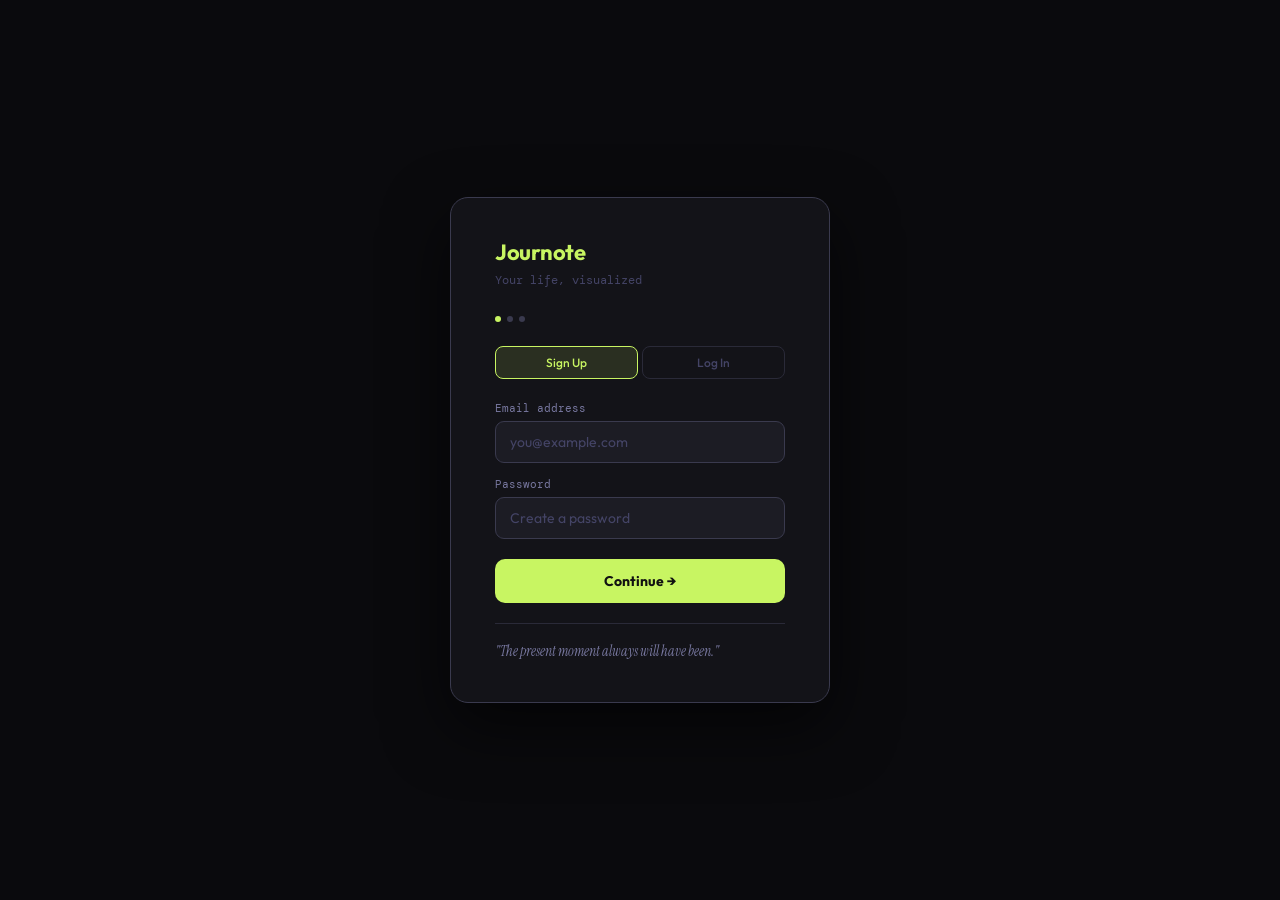
<file: index.html>
<!DOCTYPE html>
<html lang="en" data-theme="dark">
<head>
<meta charset="UTF-8">
<meta name="viewport" content="width=device-width,initial-scale=1,maximum-scale=1,user-scalable=no">
<title>Journote</title>
<link href="https://fonts.googleapis.com/css2?family=Instrument+Serif:ital@0;1&family=DM+Mono:ital,wght@0,300;0,400;0,500;1,400&family=Outfit:wght@300;400;500;600;700&display=swap" rel="stylesheet">
<style>
/* ════════════════════════════════════════
   DESIGN SYSTEM
════════════════════════════════════════ */
:root {
  --bg: #0a0a0d;
  --surf: #131318;
  --surf2: #1c1c24;
  --surf3: #25252f;
  --surf4: #2e2e3a;
  --brd: #2a2a38;
  --brd2: #3a3a4e;
  --acc: #c8f562;
  --acc-dim: rgba(200,245,98,.12);
  --acc2: #9b8eff;
  --acc3: #ff6b6b;
  --acc4: #ff9f43;
  --acc5: #22d3ee;
  --mind: #f43f5e;
  --tx: #eeeef5;
  --tx2: #b8b8cc;
  --tx3: #7878a0;
  --tx4: #444466;
  --tbh: 48px;
  --navw: 52px;
  --sbw: 280px;
  --shd: 0 8px 32px rgba(0,0,0,.6);
  --shd2: 0 2px 12px rgba(0,0,0,.4);
  --dot: #1a1a24;
  --radius: 10px;
  --tr: .2s ease;
}
[data-theme="light"] {
  --bg: #f4f4f6;
  --surf: #ffffff;
  --surf2: #f0f0f5;
  --surf3: #e8e8f0;
  --surf4: #dddde8;
  --brd: #d4d4e4;
  --brd2: #c0c0d4;
  --tx: #141420;
  --tx2: #38385a;
  --tx3: #666688;
  --tx4: #9999bb;
  --shd: 0 8px 32px rgba(0,0,0,.1);
  --shd2: 0 2px 12px rgba(0,0,0,.08);
  --dot: #e0e0ea;
}

* { box-sizing: border-box; margin: 0; padding: 0; }
body {
  font-family: 'Outfit', sans-serif;
  background: var(--bg);
  color: var(--tx);
  height: 100vh;
  overflow: hidden;
  display: flex;
  flex-direction: column;
  user-select: none;
}

/* ════════════════════════════════════════
   TOP TOOLBAR
════════════════════════════════════════ */
#topbar {
  height: var(--tbh);
  background: var(--surf);
  border-bottom: 1px solid var(--brd);
  display: flex;
  align-items: center;
  padding: 0 10px;
  gap: 4px;
  z-index: 500;
  flex-shrink: 0;
  position: relative;
}
.logo {
  display: flex;
  align-items: center;
  gap: 7px;
  margin-right: 10px;
  flex-shrink: 0;
}
.logo-mark {
  width: 26px;
  height: 26px;
  background: var(--acc);
  border-radius: 7px;
  display: flex;
  align-items: center;
  justify-content: center;
  font-family: 'Instrument Serif', serif;
  font-size: 16px;
  color: #111;
  font-weight: 400;
  font-style: italic;
}
.logo-name {
  font-family: 'Instrument Serif', serif;
  font-size: 17px;
  font-style: italic;
  color: var(--tx);
  letter-spacing: -.3px;
}
.logo-name em { color: var(--acc); font-style: normal; }

.tb-sep { width: 1px; height: 22px; background: var(--brd); margin: 0 3px; flex-shrink: 0; }

/* Tool Group Button (with dropdown) */
.tg-btn {
  height: 30px;
  padding: 0 10px;
  border-radius: 7px;
  border: none;
  background: transparent;
  color: var(--tx3);
  cursor: pointer;
  display: flex;
  align-items: center;
  gap: 5px;
  font-family: 'Outfit', sans-serif;
  font-size: 12px;
  font-weight: 500;
  transition: all var(--tr);
  position: relative;
  flex-shrink: 0;
  white-space: nowrap;
}
.tg-btn:hover { background: var(--surf2); color: var(--tx2); }
.tg-btn.active { background: var(--acc-dim); color: var(--acc); }
.tg-btn .tg-arrow {
  font-size: 8px;
  opacity: .5;
  transition: transform var(--tr);
}
.tg-btn.active .tg-arrow { transform: rotate(180deg); }

/* Dropdown Panel */
.tg-panel {
  position: fixed;
  top: var(--tbh);
  background: var(--surf);
  border: 1px solid var(--brd);
  border-radius: 0 0 var(--radius) var(--radius);
  box-shadow: var(--shd);
  z-index: 600;
  display: none;
  min-width: 280px;
  animation: dropIn .15s cubic-bezier(.4,0,.2,1);
}
.tg-panel.vis { display: block; }
@keyframes dropIn { from { opacity:0; transform:translateY(-6px); } }

.panel-section {
  padding: 10px 12px;
  border-bottom: 1px solid var(--brd);
  display: flex;
  flex-direction: column;
  gap: 6px;
}
.panel-section:last-child { border-bottom: none; }
.panel-label {
  font-size: 9px;
  font-weight: 600;
  letter-spacing: 1.2px;
  text-transform: uppercase;
  color: var(--tx4);
  font-family: 'DM Mono', monospace;
}
.panel-row {
  display: flex;
  flex-wrap: wrap;
  gap: 4px;
  align-items: center;
}
.p-btn {
  height: 26px;
  padding: 0 9px;
  border-radius: 5px;
  border: 1px solid var(--brd);
  background: transparent;
  font-family: 'Outfit', sans-serif;
  font-size: 11px;
  color: var(--tx2);
  cursor: pointer;
  transition: all var(--tr);
  white-space: nowrap;
  display: flex;
  align-items: center;
  gap: 4px;
}
.p-btn:hover { border-color: var(--acc); color: var(--acc); background: var(--acc-dim); }
.p-btn.active { border-color: var(--acc); color: var(--acc); background: var(--acc-dim); }
.p-btn.danger:hover { border-color: var(--acc3); color: var(--acc3); background: rgba(255,107,107,.1); }

/* Font selector */
.font-select, .size-input {
  height: 26px;
  padding: 0 7px;
  border-radius: 5px;
  border: 1px solid var(--brd);
  background: var(--surf2);
  color: var(--tx2);
  font-family: 'DM Mono', monospace;
  font-size: 11px;
  outline: none;
  cursor: pointer;
  transition: border-color var(--tr);
}
.font-select:focus, .size-input:focus { border-color: var(--acc); }
.size-input { width: 50px; text-align: center; }

/* Color pickers */
.color-row { display: flex; gap: 4px; align-items: center; flex-wrap: wrap; }
.cswatch {
  width: 20px;
  height: 20px;
  border-radius: 4px;
  cursor: pointer;
  border: 2px solid transparent;
  transition: all var(--tr);
  flex-shrink: 0;
}
.cswatch:hover, .cswatch.active { border-color: var(--acc); transform: scale(1.15); }
.color-input-wrap {
  width: 20px; height: 20px;
  border-radius: 4px;
  border: 1px solid var(--brd);
  overflow: hidden;
  cursor: pointer;
  flex-shrink: 0;
}
.color-input-wrap input[type=color] {
  width: 28px; height: 28px;
  border: none; background: none;
  transform: translate(-4px,-4px);
  cursor: pointer;
}

/* right side of toolbar */
.tb-right { margin-left: auto; display: flex; gap: 4px; align-items: center; flex-shrink: 0; }
.icon-btn {
  width: 30px; height: 30px;
  border-radius: 7px;
  border: none;
  background: transparent;
  color: var(--tx3);
  cursor: pointer;
  display: flex; align-items: center; justify-content: center;
  font-size: 15px;
  transition: all var(--tr);
  position: relative;
}
.icon-btn:hover { background: var(--surf2); color: var(--tx2); }
.icon-btn.on { background: var(--acc-dim); color: var(--acc); }

/* theme toggle */
.ttog {
  width: 38px; height: 20px;
  border-radius: 10px;
  border: 1.5px solid var(--brd2);
  background: var(--surf3);
  cursor: pointer;
  position: relative;
  transition: all .3s;
}
.tk {
  position: absolute;
  width: 13px; height: 13px;
  border-radius: 50%;
  background: var(--acc);
  top: 2px; left: 2px;
  transition: transform .3s;
  display: flex; align-items: center; justify-content: center;
  font-size: 7px;
}
[data-theme="light"] .tk { transform: translateX(17px); }

/* ════════════════════════════════════════
   MAIN LAYOUT BELOW TOOLBAR
════════════════════════════════════════ */
#layout {
  flex: 1;
  display: flex;
  overflow: hidden;
  position: relative;
}

/* ════════════════════════════════════════
   LEFT NAV COLUMN (always visible, 52px)
════════════════════════════════════════ */
#nav {
  width: var(--navw);
  background: var(--surf);
  border-right: 1px solid var(--brd);
  display: flex;
  flex-direction: column;
  align-items: center;
  padding: 8px 0;
  gap: 4px;
  flex-shrink: 0;
  z-index: 100;
}
.nav-btn {
  width: 38px; height: 38px;
  border-radius: 9px;
  border: none;
  background: transparent;
  color: var(--tx3);
  cursor: pointer;
  display: flex;
  flex-direction: column;
  align-items: center;
  justify-content: center;
  gap: 2px;
  transition: all var(--tr);
  position: relative;
}
.nav-btn:hover { background: var(--surf2); color: var(--tx2); }
.nav-btn.on { background: var(--acc-dim); color: var(--acc); }
.nav-btn svg { width: 18px; height: 18px; }
.nav-btn .nav-label {
  font-family: 'DM Mono', monospace;
  font-size: 6px;
  letter-spacing: .5px;
  text-transform: uppercase;
  opacity: .7;
}
.nav-sep {
  width: 28px; height: 1px;
  background: var(--brd);
  margin: 2px 0;
}

/* ════════════════════════════════════════
   CONTEXT SIDEBAR
════════════════════════════════════════ */
#ctx-sidebar {
  width: var(--sbw);
  background: var(--surf);
  border-right: 1px solid var(--brd);
  display: flex;
  flex-direction: column;
  flex-shrink: 0;
  overflow: hidden;
  transition: width .28s cubic-bezier(.4,0,.2,1);
}
#ctx-sidebar.collapsed { width: 0; }

.sb-header {
  padding: 10px 12px 8px;
  border-bottom: 1px solid var(--brd);
  display: flex;
  flex-direction: column;
  gap: 8px;
  flex-shrink: 0;
}
.sbh-row {
  display: flex;
  align-items: center;
  justify-content: space-between;
}
.sbh-title {
  font-family: 'DM Mono', monospace;
  font-size: 9px;
  font-weight: 600;
  letter-spacing: 1.4px;
  text-transform: uppercase;
  color: var(--tx3);
}
.sbh-actions { display: flex; gap: 3px; }
.sb-act-btn {
  padding: 3px 8px;
  border-radius: 5px;
  border: 1px solid var(--brd);
  background: transparent;
  font-family: 'DM Mono', monospace;
  font-size: 8px;
  font-weight: 600;
  letter-spacing: .4px;
  text-transform: uppercase;
  cursor: pointer;
  transition: all var(--tr);
  color: var(--tx3);
}
.sb-act-btn.today { border-color: var(--acc); color: var(--acc); background: var(--acc-dim); }
.sb-act-btn.today:hover { background: rgba(200,245,98,.2); }
.sb-act-btn:hover { border-color: var(--brd2); color: var(--tx2); }
.sb-act-btn.expand:hover { border-color: var(--acc2); color: var(--acc2); }
.sb-act-btn.expand.on { border-color: var(--acc2); color: var(--acc2); background: rgba(155,142,255,.1); }

/* BATTERY */
.battery-wrap { display: flex; flex-direction: column; gap: 4px; }
.bat-top { display: flex; justify-content: space-between; align-items: center; }
.bat-label { font-family: 'DM Mono', monospace; font-size: 8px; color: var(--tx3); text-transform: uppercase; letter-spacing: .8px; }
.bat-pct { font-family: 'DM Mono', monospace; font-size: 11px; font-weight: 700; }
.bat-track {
  position: relative; height: 15px;
  border-radius: 4px;
  background: var(--surf3);
  border: 1px solid var(--brd);
}
.bat-track::after {
  content: ''; position: absolute;
  right: -4px; top: 50%;
  transform: translateY(-50%);
  width: 3px; height: 7px;
  background: var(--brd2);
  border-radius: 0 2px 2px 0;
}
.bat-fill {
  height: 100%; border-radius: 3px;
  background: linear-gradient(90deg,#4ade80,#c8f562 50%,#facc15 76%,#f97316 89%,#ef4444);
  transition: width 1.2s cubic-bezier(.4,0,.2,1);
  position: relative; overflow: hidden; width: 0;
}
.bat-fill::after {
  content: ''; position: absolute;
  top:0; left:-60%; width:40%; height:100%;
  background: linear-gradient(90deg,transparent,rgba(255,255,255,.22),transparent);
  animation: shim 2.8s ease-in-out infinite;
}
@keyframes shim { to { left: 120%; } }
.bat-ticks { position: absolute; inset: 0; display: flex; pointer-events: none; }
.bat-tick { flex: 1; border-right: 1px solid rgba(0,0,0,.1); }
.bat-tick:last-child { border: none; }
.bat-meta { display: flex; justify-content: space-between; align-items: center; }
.bat-meta span { font-family: 'DM Mono', monospace; font-size: 7px; color: var(--tx3); }
.ls-inp {
  font-family: 'DM Mono', monospace; font-size: 7px;
  color: var(--acc); background: transparent;
  border: none; border-bottom: 1px dashed var(--acc);
  outline: none; width: 24px; text-align: right; padding: 0;
}
.bat-stats { display: flex; gap: 3px; }
.bstat {
  flex: 1; background: var(--surf2);
  border: 1px solid var(--brd); border-radius: 4px; padding: 4px 5px;
}
.bstat-v { font-family: 'DM Mono', monospace; font-size: 9px; font-weight: 700; color: var(--tx); display: block; }
.bstat-k { font-family: 'DM Mono', monospace; font-size: 6px; color: var(--tx3); text-transform: uppercase; letter-spacing: .4px; }

/* CLOCK */
.rtclock {
  display: flex; align-items: center; justify-content: space-between;
  background: var(--surf2); border: 1px solid var(--brd);
  border-radius: 7px; padding: 6px 9px;
}
.rtc-time {
  font-family: 'DM Mono', monospace; font-size: 16px;
  font-weight: 700; color: var(--acc); letter-spacing: 1px;
}
.rtc-date { font-family: 'DM Mono', monospace; font-size: 8px; color: var(--tx3); }
.rtc-r { text-align: right; }
.rtc-day { font-family: 'DM Mono', monospace; font-size: 8px; color: var(--tx2); }
.rtc-left { font-family: 'DM Mono', monospace; font-size: 7px; color: var(--tx3); }

/* ════════════════════════════════════════
   TIMELINE — CENTERED LIFE AXIS (v4.2)
════════════════════════════════════════ */
#tl-scroll {
  flex: 1; overflow-y: auto; overflow-x: hidden;
  position: relative; touch-action: pan-y;
  --axis-x: 72px;
}
#tl-scroll::-webkit-scrollbar { width: 3px; }
#tl-scroll::-webkit-scrollbar-thumb { background: var(--brd); border-radius: 2px; }

/* ── THE LIFE AXIS ── */
/* Spine is positioned relative to tl-wrap */
#tl-wrap {
  position: relative; padding: 36px 0 60px;
}
#tl-spine {
  position: absolute;
  left: var(--axis-x);
  top: 26px;          /* starts AT the birth circle */
  height: 0;          /* set exactly by JS — no CSS default that fights it */
  width: 2px;
  background: var(--brd2);
  pointer-events: none; z-index: 1;
  transform: translateX(-50%);
}

/* Birth circle — sits on top of the spine start */
#tl-birth-dot {
  position: absolute;
  left: var(--axis-x);
  top: 20px;
  transform: translateX(-50%);
  width: 10px; height: 10px; border-radius: 50%;
  background: var(--acc);
  box-shadow: 0 0 0 4px rgba(200,245,98,.18), 0 0 0 8px rgba(200,245,98,.06);
  z-index: 4; pointer-events: none;
}

/* End of life marker — downward arrowhead, positioned by JS right at spine bottom */
#tl-end-marker {
  position: absolute;
  left: var(--axis-x);
  transform: translateX(-50%);
  display: flex; flex-direction: column; align-items: center; gap: 4px;
  pointer-events: none; z-index: 4;
}
/* Triangle arrowhead */
#tl-end-marker::before {
  content: '';
  width: 0; height: 0;
  border-left: 5px solid transparent;
  border-right: 5px solid transparent;
  border-top: 8px solid var(--brd2);
  display: block;
}
/* End date label */
#tl-end-marker::after {
  content: attr(data-label);
  font-family: 'DM Mono', monospace; font-size: 7px;
  color: var(--tx4); white-space: nowrap;
}

/* tl-axis-arrow removed — end marker is the sole bottom element */

/* Future dim */
.fut { opacity: .25; }
.fut .yrl,.fut .yr-age,.fut .mol,.fut .wkl { color: var(--tx4) !important; font-style: italic; }

/* ── YEAR BLOCK (year + age on LEFT, ticks intersect axis, months on RIGHT) ── */
.yrb { position: relative; }

.yrr {
  display: flex; align-items: center;
  cursor: pointer; min-height: 30px; z-index: 2;
  transition: background var(--tr);
}
.yrr:hover { background: rgba(200,245,98,.035); }
.yrr.oc { background: rgba(200,245,98,.05); }

/* LEFT side: year label + age */
.yr-left {
  display: flex; flex-direction: column; align-items: flex-end;
  width: var(--axis-x); padding-right: 8px; flex-shrink: 0;
}
.yrl {
  font-family: 'DM Mono', monospace; font-size: 12px; font-weight: 700;
  color: var(--tx3); transition: color var(--tr); cursor: pointer;
  letter-spacing: -.5px; line-height: 1.2;
}
.yr-age {
  font-family: 'DM Mono', monospace; font-size: 8px;
  color: var(--tx4); line-height: 1;
}
.yrr:hover .yrl, .yrr.op .yrl { color: var(--tx2); }
.yrr.oc .yrl { color: var(--acc); }
.yrl:hover { color: var(--acc) !important; text-decoration: underline; text-decoration-style: dotted; }

/* Year tick — horizontal line intersecting the axis */
.yr-tick {
  width: 14px; height: 2px;
  background: var(--brd2);
  flex-shrink: 0; z-index: 3; position: relative;
  margin-left: -7px; /* half overlaps left of axis */
  transition: background var(--tr), width var(--tr);
}
.yrr:hover .yr-tick { background: var(--acc); }
.yrr.oc .yr-tick { background: var(--acc); box-shadow: 0 0 0 2px rgba(200,245,98,.2); }
.yrr.op .yr-tick { background: var(--acc); }

/* RIGHT side: chips + expand arrow */
.yr-right {
  flex: 1; display: flex; align-items: center;
  padding-left: 8px; overflow: hidden; min-height: 28px;
}
.yrchips {
  flex: 1; display: flex; flex-wrap: wrap; gap: 2px;
  align-items: center; overflow: hidden;
}
.yrch { height: 3px; border-radius: 2px; background: var(--surf3); border-left: 2px solid transparent; opacity: .7; }
.yrch.t-text { border-color: var(--acc); }
.yrch.t-voice { border-color: var(--acc2); }
.yrch.t-image { border-color: var(--acc4); }
.yrch.t-video { border-color: var(--acc3); }
.yrch.t-sheet { border-color: var(--acc5); }
.yrch.t-mind { border-color: var(--mind); }

/* ── MONTH BLOCK (indented right of axis) ── */
.mol-wrap { overflow: hidden; max-height: 0; transition: max-height .35s cubic-bezier(.4,0,.2,1); }
.mol-wrap.op { max-height: 5000px; }
.mob { position: relative; }

.mor {
  display: flex; align-items: center; cursor: pointer;
  min-height: 22px; transition: background var(--tr);
}
.mor:hover { background: rgba(155,142,255,.05); }
.mor.oc { background: rgba(200,245,98,.03); }

/* Month left placeholder (aligns with year left width) */
.mo-left {
  width: var(--axis-x); padding-right: 10px; flex-shrink: 0;
  display: flex; justify-content: flex-end; align-items: center;
}
.mol {
  font-family: 'DM Mono', monospace; font-size: 9px; font-weight: 600;
  color: var(--tx3); transition: color var(--tr); cursor: pointer;
}
.mor:hover .mol, .mor.op .mol { color: var(--tx2); }
.mor.oc .mol { color: var(--acc); font-weight: 700; }
.mol:hover { color: var(--acc2) !important; text-decoration: underline; text-decoration-style: dotted; }

/* Month tick */
.mo-tick {
  width: 10px; height: 1.5px; background: var(--brd);
  flex-shrink: 0; z-index: 3;
  margin-left: -5px;
  transition: background var(--tr);
}
.mor:hover .mo-tick { background: var(--acc2); }
.mor.oc .mo-tick, .mor.op .mo-tick { background: var(--acc2); }

/* Month right: chips */
.mo-right { flex: 1; padding-left: 8px; display: flex; align-items: center; overflow: hidden; }
.mochips {
  flex: 1; display: flex; flex-wrap: wrap; gap: 2px;
  align-items: center; overflow: hidden; min-height: 12px;
}
.mosq { width: 5px; height: 5px; border-radius: 1px; }
.mosq.t-text { background: rgba(200,245,98,.5); }
.mosq.t-voice { background: rgba(155,142,255,.5); }
.mosq.t-image { background: rgba(255,159,67,.5); }
.mosq.t-video { background: rgba(255,107,107,.5); }
.mosq.t-sheet { background: rgba(34,211,238,.5); }
.mosq.t-mind { background: rgba(244,63,94,.5); }

/* ── WEEK BLOCK ── */
.wkl-wrap { overflow: hidden; max-height: 0; transition: max-height .28s cubic-bezier(.4,0,.2,1); }
.wkl-wrap.op { max-height: 1200px; }

.wkr {
  display: flex; align-items: center; cursor: pointer;
  min-height: 20px; transition: background var(--tr);
}
.wkr:hover { background: rgba(255,159,67,.04); }

.wk-left {
  width: var(--axis-x); padding-right: 10px; flex-shrink: 0;
  display: flex; justify-content: flex-end;
}
.wkl {
  font-family: 'DM Mono', monospace; font-size: 7.5px; font-weight: 500;
  color: var(--tx4); transition: color var(--tr); cursor: pointer;
}
.wkr:hover .wkl { color: var(--tx3); }
.wkl:hover { color: var(--acc4) !important; text-decoration: underline; text-decoration-style: dotted; }

/* Week tick */
.wk-tick {
  width: 7px; height: 1px; background: var(--brd);
  flex-shrink: 0; z-index: 3; margin-left: -3px;
  transition: background var(--tr);
}
.wkr:hover .wk-tick { background: var(--acc4); }

.wk-right { flex: 1; padding-left: 8px; }

.dyl-wrap { overflow: hidden; max-height: 0; transition: max-height .22s cubic-bezier(.4,0,.2,1); }
.dyl-wrap.op { max-height: 800px; }



/* DAY ROW */
.dyr {
  display: flex; align-items: center; cursor: pointer;
  border-radius: 0 5px 5px 0; transition: background var(--tr);
  min-height: 26px; margin-left: 21px; padding: 1px 0;
}
.dyr:hover { background: rgba(200,245,98,.04); }
.dyr.ot { background: rgba(200,245,98,.06); }
.dyr.ot .tdiv, .dyr:hover .tdiv { background: var(--acc); }
.dld { font-family: 'DM Mono', monospace; font-size: 9px; font-weight: 600; color: var(--tx3); display: block; transition: color var(--tr); }
.dlw { font-family: 'DM Mono', monospace; font-size: 6px; color: var(--tx4); display: block; }
.dyr:hover .dld { color: var(--tx2); }
.dyr.ot .dld { color: var(--acc); font-weight: 700; }
.dylbl { width: 26px; text-align: right; padding-right: 5px; flex-shrink: 0; }
.dydot { width: 3px; height: 3px; border-radius: 50%; background: var(--brd2); flex-shrink: 0; margin-left: -1.5px; z-index: 2; transition: all .2s; }
.dyr.hn .dydot { background: var(--acc); }
.dyr.ot .dydot { background: var(--acc); box-shadow: 0 0 0 3px rgba(200,245,98,.18); }
.dyr:hover .dydot { background: var(--acc); }
.dypills { flex: 1; padding: 1px 6px 1px 0; display: flex; flex-wrap: wrap; gap: 2px; align-items: center; overflow: hidden; }
.dp { padding: 1px 5px; border-radius: 3px; font-family: 'DM Mono', monospace; font-size: 7px; display: flex; align-items: center; gap: 2px; white-space: nowrap; max-width: 100px; transition: all .12s; cursor: pointer; }
.dp.t-text { background: rgba(200,245,98,.12); color: #a8d840; }
.dp.t-voice { background: rgba(155,142,255,.12); color: #a09aff; }
.dp.t-image { background: rgba(255,159,67,.12); color: #e0882a; }
.dp.t-video { background: rgba(255,107,107,.12); color: #e05050; }
.dp.t-sheet { background: rgba(34,211,238,.12); color: #22d3ee; }
.dp.t-mind { background: rgba(244,63,94,.12); color: #f43f5e; }
[data-theme="light"] .dp.t-text { background: rgba(100,160,0,.1); color: #4a7a00; }
[data-theme="light"] .dp.t-voice { background: rgba(80,60,200,.1); color: #4030b0; }
[data-theme="light"] .dp.t-image { background: rgba(200,100,0,.1); color: #a05000; }
[data-theme="light"] .dp.t-video { background: rgba(200,0,0,.1); color: #a00000; }
[data-theme="light"] .dp.t-sheet { background: rgba(0,150,160,.1); color: #006068; }
[data-theme="light"] .dp.t-mind { background: rgba(200,0,50,.1); color: #900020; }
.dp:hover { transform: translateX(2px); filter: brightness(1.2); }
.dyempty { font-family: 'DM Mono', monospace; font-size: 7px; color: var(--tx4); }
.dyob {
  padding: 1px 6px; border-radius: 3px;
  border: 1px solid var(--brd); background: transparent;
  font-family: 'DM Mono', monospace; font-size: 7px; color: var(--tx4);
  cursor: pointer; transition: all .12s; margin-left: 2px;
}
.dyob:hover { border-color: var(--acc); color: var(--acc); background: var(--acc-dim); }

/* NOTEBOOK PANEL */
#nb-panel { flex: 1; display: flex; flex-direction: column; overflow: hidden; }
.nb-top { padding: 10px 12px; border-bottom: 1px solid var(--brd); }
.nb-search {
  width: 100%; height: 28px; padding: 0 10px;
  border-radius: 6px; border: 1px solid var(--brd);
  background: var(--surf2); color: var(--tx);
  font-family: 'Outfit', sans-serif; font-size: 12px; outline: none;
  transition: border-color var(--tr);
}
.nb-search:focus { border-color: var(--acc); }
.nb-search::placeholder { color: var(--tx4); }
.nb-scroll { flex: 1; overflow-y: auto; padding: 8px 0; }
.nb-scroll::-webkit-scrollbar { width: 3px; }
.nb-scroll::-webkit-scrollbar-thumb { background: var(--brd); border-radius: 2px; }
.nb-section { padding: 0 10px 8px; }
.nb-sec-lbl { font-family: 'DM Mono', monospace; font-size: 8px; letter-spacing: 1px; text-transform: uppercase; color: var(--tx4); padding: 4px 4px 6px; }
.nb-item {
  display: flex; align-items: center; gap: 8px;
  padding: 6px 8px; border-radius: 7px;
  cursor: pointer; transition: background var(--tr); margin-bottom: 1px;
}
.nb-item:hover { background: var(--surf2); }
.nb-item.on { background: var(--acc-dim); }
.nb-dot { width: 8px; height: 8px; border-radius: 50%; flex-shrink: 0; }
.nb-item-name { font-size: 12px; font-weight: 500; color: var(--tx2); flex: 1; }
.nb-item.on .nb-item-name { color: var(--acc); }
.nb-count { font-family: 'DM Mono', monospace; font-size: 9px; color: var(--tx4); }
.nb-add { display: flex; align-items: center; gap: 5px; padding: 6px 8px; border-radius: 7px; cursor: pointer; transition: background var(--tr); color: var(--tx4); font-size: 12px; }
.nb-add:hover { background: var(--surf2); color: var(--acc); }

/* ════════════════════════════════════════
   MAIN CANVAS
════════════════════════════════════════ */
#main {
  flex: 1;
  overflow: hidden;
  position: relative;
  background: var(--bg);
}
#main::before {
  content: '';
  position: absolute; inset: 0;
  background-image: radial-gradient(circle, var(--dot) 1px, transparent 1px);
  background-size: 28px 28px;
  pointer-events: none; z-index: 0;
}
#canvas {
  position: absolute;
  width: 8000px; height: 8000px;
  transform-origin: 0 0;
}

/* NOTE WINDOW */
.nw {
  position: absolute;
  min-width: 220px; min-height: 80px;
  background: var(--surf);
  border: 1px solid var(--brd);
  border-radius: var(--radius);
  box-shadow: var(--shd2);
  overflow: visible;
  cursor: default;
  animation: nwin .18s cubic-bezier(.34,1.4,.64,1);
  transition: box-shadow .2s, border-color .2s;
}
@keyframes nwin { from { opacity:0; transform: scale(.88); } }
.nw:hover { border-color: var(--brd2); box-shadow: var(--shd); }
.nw.sel { border-color: var(--acc); box-shadow: 0 0 0 2px rgba(200,245,98,.18), var(--shd); }
.nw.dragging { opacity: .92; z-index: 900; cursor: grabbing; }

/* Window header */
.nwhd {
  height: 32px; display: flex; align-items: center;
  padding: 0 8px; gap: 6px;
  border-bottom: 1px solid var(--brd);
  cursor: move; border-radius: var(--radius) var(--radius) 0 0;
  background: var(--surf2);
}
.nw-drag-dots {
  display: flex; flex-direction: column; gap: 2px; opacity: .35; flex-shrink: 0;
}
.nw-drag-dots span { display: flex; gap: 2px; }
.nw-drag-dots i { width: 2px; height: 2px; border-radius: 50%; background: var(--tx3); display: block; }
.nw-title {
  font-size: 11px; font-weight: 600; color: var(--tx2);
  background: transparent; border: none; outline: none;
  font-family: 'Outfit', sans-serif; flex: 1;
  cursor: text; min-width: 0;
}
.nw-title:focus { color: var(--tx); }
.nw-ts {
  font-family: 'DM Mono', monospace; font-size: 8px;
  color: var(--tx4); white-space: nowrap; overflow: hidden; text-overflow: ellipsis;
  flex-shrink: 0; margin-left: auto;
}
.nwx {
  width: 16px; height: 16px; border-radius: 50%;
  background: transparent; border: none;
  color: var(--tx4); cursor: pointer; font-size: 10px;
  display: flex; align-items: center; justify-content: center;
  transition: all var(--tr); flex-shrink: 0;
}
.nwx:hover { background: var(--acc3); color: white; }

/* Window body */
.nwbody { padding: 8px; display: flex; flex-direction: column; gap: 6px; }
.nwtxt {
  outline: none;
  font-family: 'Outfit', sans-serif;
  font-size: 13px; line-height: 1.65;
  color: var(--tx); white-space: pre-wrap; word-break: break-word;
  background: transparent; border: none; width: 100%;
  cursor: text; min-height: 40px;
}
.nwtxt:empty::before { content: attr(data-ph); color: var(--tx4); pointer-events: none; }

/* Image block */
.nw-img-block img {
  display: block; max-width: 100%; border-radius: 6px;
  object-fit: cover; margin-top: 2px;
  cursor: pointer;
}
.nw-img-placeholder {
  height: 80px; border: 1.5px dashed var(--brd2); border-radius: 6px;
  display: flex; align-items: center; justify-content: center;
  cursor: pointer; color: var(--tx4); font-size: 12px; gap: 6px;
  transition: all var(--tr);
}
.nw-img-placeholder:hover { border-color: var(--acc); color: var(--acc); }
/* Image editing toolbar */
.nw-img-toolbar {
  display: flex; gap: 3px; flex-wrap: wrap; padding: 3px 0;
}
.img-tb-btn {
  padding: 2px 7px; border-radius: 4px;
  border: 1px solid var(--brd); background: transparent;
  font-family: 'DM Mono', monospace; font-size: 8px; color: var(--tx3);
  cursor: pointer; transition: all var(--tr);
}
.img-tb-btn:hover { border-color: var(--acc4); color: var(--acc4); }
.img-filter-row { display: flex; align-items: center; gap: 5px; }
.img-filter-row label { font-family: 'DM Mono', monospace; font-size: 8px; color: var(--tx4); white-space: nowrap; }
.img-filter-row input[type=range] { flex: 1; height: 2px; accent-color: var(--acc); cursor: pointer; }
.img-filter-row .fval { font-family: 'DM Mono', monospace; font-size: 8px; color: var(--tx3); width: 28px; text-align: right; }

/* Voice block */
.nw-voice { display: flex; flex-direction: column; gap: 5px; }
.voice-row { display: flex; align-items: center; gap: 8px; }
.vplay { width: 28px; height: 28px; border-radius: 50%; background: var(--acc2); border: none; color: white; cursor: pointer; display: flex; align-items: center; justify-content: center; font-size: 11px; flex-shrink: 0; transition: all var(--tr); }
.vplay:hover { filter: brightness(1.15); transform: scale(1.05); }
.vplay.rec { background: var(--acc3); animation: rp 1s ease infinite; }
@keyframes rp { 0%,100% { box-shadow: 0 0 0 0 rgba(255,107,107,.4); } 50% { box-shadow: 0 0 0 6px rgba(255,107,107,0); } }
.vwave { display: flex; align-items: center; gap: 2px; flex: 1; height: 24px; }
.vbar { width: 2px; border-radius: 1px; background: var(--acc2); animation: wv 1.2s ease-in-out infinite; }
@keyframes wv { 0%,100% { transform: scaleY(.25); } 50% { transform: scaleY(1); } }
.vdur { font-family: 'DM Mono', monospace; font-size: 9px; color: var(--tx3); }
.voice-actions { display: flex; gap: 3px; }
.voice-act { padding: 2px 7px; border-radius: 4px; border: 1px solid var(--brd); background: transparent; font-family: 'DM Mono', monospace; font-size: 8px; color: var(--tx3); cursor: pointer; transition: all var(--tr); }
.voice-act:hover { border-color: var(--acc2); color: var(--acc2); }

/* VIDEO block */
.nw-video video { display: block; max-width: 100%; border-radius: 6px; margin-top: 2px; }

/* RESIZE */
.rz {
  position: absolute; bottom: -4px; right: -4px;
  width: 12px; height: 12px; background: var(--acc); border-radius: 3px;
  cursor: nwse-resize; opacity: 0; transition: opacity var(--tr); z-index: 10;
}
.nw:hover .rz, .nw.sel .rz { opacity: 1; }

/* ════════════════════════════════════════
   SHEET TABLE (OneNote-style)
════════════════════════════════════════ */
.sh-wrap { display: flex; flex-direction: column; gap: 0; margin-top: 3px; }
.sh-toolbar {
  display: flex; flex-wrap: wrap; gap: 2px;
  padding: 4px 6px;
  background: var(--surf2); border: 1px solid var(--brd);
  border-radius: 6px 6px 0 0; align-items: center;
}
.sh-btn {
  padding: 2px 6px; border-radius: 3px; border: 1px solid var(--brd);
  background: transparent; font-family: 'DM Mono', monospace; font-size: 8px;
  color: var(--tx3); cursor: pointer; transition: all var(--tr); white-space: nowrap;
}
.sh-btn:hover { border-color: var(--acc); color: var(--acc); background: var(--acc-dim); }
.sh-btn.danger:hover { border-color: var(--acc3); color: var(--acc3); background: rgba(255,107,107,.1); }
.sh-sep { width: 1px; height: 12px; background: var(--brd); margin: 0 1px; flex-shrink: 0; }
.sh-color { width: 16px; height: 16px; border-radius: 3px; border: 1px solid var(--brd); overflow: hidden; cursor: pointer; flex-shrink: 0; }
.sh-color input[type=color] { width: 24px; height: 24px; border: none; background: none; transform: translate(-4px,-4px); cursor: pointer; }
.sh-tbl-wrap { overflow: auto; max-height: 260px; border: 1px solid var(--brd); border-top: none; border-radius: 0 0 6px 6px; }
.shtbl { border-collapse: collapse; font-family: 'DM Mono', monospace; font-size: 11px; width: 100%; }
.shtbl td {
  border: 1px solid var(--brd); padding: 5px 7px;
  min-width: 60px; outline: none; color: var(--tx);
  background: transparent; position: relative;
  vertical-align: top; cursor: cell; transition: background var(--tr);
  min-height: 24px;
}
.shtbl td:focus { background: rgba(200,245,98,.05); outline: 2px solid rgba(200,245,98,.3); outline-offset: -1px; }
.shtbl td.sel-c { background: rgba(200,245,98,.1) !important; }
.shtbl td.sel-r { background: rgba(155,142,255,.08) !important; }
.shtbl td.sel-col { background: rgba(255,159,67,.08) !important; }
.no-border .shtbl td { border-color: transparent; }

/* ════════════════════════════════════════
   MIND MAP
════════════════════════════════════════ */
.mm-wrap {
  position: relative; overflow: hidden;
  border-radius: 6px; background: var(--surf2);
  border: 1px solid var(--brd); margin-top: 3px;
  height: 280px; cursor: grab;
}
.mm-wrap.expanded { height: 500px; }
.mm-wrap:active { cursor: grabbing; }
.mm-svg { position: absolute; top: 0; left: 0; width: 100%; height: 100%; pointer-events: none; overflow: visible; }
.mm-nodes { position: absolute; top: 0; left: 0; width: 100%; height: 100%; }
.mm-node {
  position: absolute;
  background: var(--surf3); border: 1.5px solid var(--brd2);
  border-radius: 7px; padding: 5px 12px;
  font-family: 'DM Mono', monospace; font-size: 10px; color: var(--tx);
  cursor: pointer; transition: all var(--tr);
  transform: translate(-50%,-50%); white-space: nowrap;
  min-width: 64px; text-align: center;
}
.mm-node:hover { border-color: var(--acc); }
.mm-node.root { background: var(--acc); color: #111; border-color: var(--acc); font-weight: 700; }
.mm-node.sel { border-color: var(--acc2); box-shadow: 0 0 0 2px rgba(155,142,255,.3); }
.mm-node.editing { border-color: var(--acc); }
.mm-node input {
  background: transparent; border: none; outline: none;
  font-family: 'DM Mono', monospace; font-size: 10px; color: inherit;
  width: 90px; text-align: center;
}
.mm-shapes { display: flex; gap: 2px; }
.mm-shape { padding: 2px 6px; border-radius: 3px; border: 1px solid var(--brd); background: transparent; font-family: 'DM Mono', monospace; font-size: 8px; color: var(--tx3); cursor: pointer; transition: all var(--tr); }
.mm-shape.on { border-color: var(--acc); color: var(--acc); background: var(--acc-dim); }
.mm-tb { display: flex; flex-wrap: wrap; gap: 2px; padding: 4px 6px; background: var(--surf); border-bottom: 1px solid var(--brd); }
.mmtb { padding: 2px 7px; border-radius: 3px; border: 1px solid var(--brd); background: transparent; font-family: 'DM Mono', monospace; font-size: 8px; color: var(--tx3); cursor: pointer; transition: all var(--tr); white-space: nowrap; }
.mmtb:hover { border-color: var(--acc2); color: var(--acc2); }
.mmtb.danger:hover { border-color: var(--acc3); color: var(--acc3); }

/* ════════════════════════════════════════
   MINIMAP + ZOOM
════════════════════════════════════════ */
#zoombar {
  position: absolute; bottom: 16px; right: 162px;
  background: var(--surf); border: 1px solid var(--brd);
  border-radius: 8px; padding: 4px 8px;
  display: flex; gap: 3px; align-items: center; z-index: 20;
  box-shadow: var(--shd2);
}
.zb { background: none; border: none; color: var(--tx4); cursor: pointer; font-size: 14px; padding: 0 2px; transition: color var(--tr); }
.zb:hover { color: var(--acc); }
#zoomval { font-family: 'DM Mono', monospace; font-size: 10px; color: var(--tx3); min-width: 32px; text-align: center; }
#minimap {
  position: absolute; bottom: 16px; right: 14px;
  width: 132px; height: 84px;
  background: var(--surf); border: 1px solid var(--brd);
  border-radius: 8px; overflow: hidden; z-index: 20;
  opacity: .8; transition: opacity var(--tr); box-shadow: var(--shd2);
}
#minimap:hover { opacity: 1; }
#mmcanvas { width: 100%; height: 100%; }
#mmvp {
  position: absolute;
  border: 1px solid var(--acc); background: rgba(200,245,98,.07);
  border-radius: 2px; pointer-events: none;
}

/* ════════════════════════════════════════
   CONTEXT MENU
════════════════════════════════════════ */
#ctxmenu {
  position: fixed; background: var(--surf);
  border: 1px solid var(--brd); border-radius: 9px;
  padding: 4px; z-index: 1000; min-width: 155px;
  box-shadow: var(--shd); display: none;
  animation: dropIn .12s ease;
}
.ctx-item {
  padding: 6px 11px; border-radius: 5px; cursor: pointer;
  font-size: 12px; color: var(--tx2);
  display: flex; align-items: center; gap: 7px;
  transition: all var(--tr); font-weight: 500;
}
.ctx-item:hover { background: var(--surf2); color: var(--tx); }
.ctx-item.danger:hover { background: rgba(255,107,107,.1); color: var(--acc3); }
.ctx-sep { height: 1px; background: var(--brd); margin: 3px 0; }

/* ════════════════════════════════════════
   NOTIFICATIONS
════════════════════════════════════════ */
#notif {
  position: fixed; top: 60px; left: 50%; transform: translateX(-50%);
  background: var(--surf2); border: 1px solid var(--acc); color: var(--acc);
  padding: 5px 16px; border-radius: 20px; font-size: 11px; font-weight: 600;
  z-index: 9999; opacity: 0; transition: opacity .2s; pointer-events: none;
  font-family: 'DM Mono', monospace;
}
#notif.on { opacity: 1; }

/* Page context bar */
#page-context-bar {
  position: absolute; top: 10px; left: 14px;
  display: flex; align-items: center; gap: 6px;
  pointer-events: none; z-index: 5;
  font-family: 'DM Mono', monospace; font-size: 9px;
  color: var(--tx4); letter-spacing: .4px;
  background: var(--surf); border: 1px solid var(--brd);
  border-radius: 6px; padding: 4px 10px;
  opacity: 0; transition: opacity .25s;
}
#page-context-bar.vis { opacity: 1; }
.pcb-level {
  padding: 1px 6px; border-radius: 3px;
  font-weight: 600; font-size: 8px; letter-spacing: .6px; text-transform: uppercase;
}
.pcb-year { background: rgba(200,245,98,.15); color: var(--acc); }
.pcb-month { background: rgba(155,142,255,.15); color: var(--acc2); }
.pcb-week { background: rgba(255,159,67,.15); color: var(--acc4); }
.pcb-day { background: rgba(200,245,98,.08); color: var(--tx3); }
.pcb-sep { color: var(--tx4); opacity: .4; }
  position: absolute; top: 50%; left: 50%;
  transform: translate(-50%, -50%);
  text-align: center; pointer-events: none; z-index: 1;
}
#canvas-hint h2 {
  font-family: 'Instrument Serif', serif;
  font-size: 26px; font-style: italic;
  color: var(--tx4); font-weight: 400;
}
#canvas-hint p {
  font-family: 'DM Mono', monospace;
  font-size: 10px; color: var(--tx4);
  margin-top: 6px; letter-spacing: .5px;
}

input[type=file] { display: none; }

/* SIDEBAR VIEW SWITCHING */
#tl-view, #nb-view { display: none; flex-direction: column; flex: 1; overflow: hidden; }
#tl-view.active, #nb-view.active { display: flex; }

/* ══ TIMELINE EXPAND BUTTON ══ */
.tl-expand-btn {
  background: none; border: none; color: var(--tx4);
  font-size: 9px; cursor: pointer; padding: 0 4px;
  flex-shrink: 0; transition: color var(--tr); line-height: 1;
  opacity: .5;
}
.yrr:hover .tl-expand-btn, .yrr.op .tl-expand-btn { opacity: 1; color: var(--acc); }
.mor:hover .tl-expand-btn, .mor.op .tl-expand-btn { opacity: 1; color: var(--acc2); }

/* ══ WEEK 7-DAY GRID ══ */
.wk-day-grid {
  display: grid;
  grid-template-columns: repeat(7, 1fr);
  gap: 2px; padding: 3px 4px 3px 0;
  width: 100%;
}
/* Day header row inside grid */
.wkgd-hdr {
  font-family: 'DM Mono', monospace; font-size: 6px;
  color: var(--tx4); text-align: center; opacity: .5;
  padding: 0 0 1px; user-select: none;
}
/* Empty placeholder for calendar alignment */
/* .wkgd-empty styles are now set on .wkgd.wkgd-empty */
.wkgd {
  width: 100%; aspect-ratio: 1; min-width: 0;
  border-radius: 4px;
  border: 1px solid var(--brd); background: var(--surf2);
  font-family: 'DM Mono', monospace; font-size: 7px;
  color: var(--tx4); cursor: pointer;
  display: flex; flex-direction: column; align-items: center; justify-content: center;
  gap: 1px; transition: all .15s; flex-shrink: 0;
  position: relative; aspect-ratio: unset;
  min-height: 28px; padding: 2px 0;
}
.wkgd.wkgd-empty { border-color: transparent; background: transparent; cursor: default; }
.wkgd:hover { border-color: var(--acc); color: var(--acc); background: var(--acc-dim); transform: translateY(-1px); }
.wkgd.has-note { background: var(--surf3); border-color: var(--brd2); }
.wkgd.has-note .wkgd-dot { opacity: 1; }
.wkgd.today-d { border-color: var(--acc); background: var(--acc-dim); color: var(--acc); font-weight: 700; }
.wkgd.today-d::after { content: ''; position: absolute; bottom: 2px; left: 50%; transform: translateX(-50%); width: 4px; height: 4px; border-radius: 50%; background: var(--acc); }
.wkgd.fut-d { opacity: .3; }
.wkgd-num { font-size: 8px; font-weight: 700; line-height: 1; }
.wkgd-day { font-size: 6.5px; opacity: .55; line-height: 1; color: var(--tx3); }
.wkgd-dot { width: 3px; height: 3px; border-radius: 50%; background: var(--acc); position: absolute; top: 2px; right: 2px; opacity: 0; transition: opacity .15s; }

/* ══ TIMELINE CONNECTOR REDESIGN ══ */
/* Circle origin dot already exists (.yrdot, .modot etc.) */
/* Add arrow progression at row end */
.tl-arrow {
  width: 10px; height: 10px; flex-shrink: 0;
  opacity: 0; transition: opacity .15s;
  display: flex; align-items: center; justify-content: center;
  color: var(--tx4); font-size: 9px; margin-right: 4px;
}
.yrr:hover .tl-arrow, .yrr.op .tl-arrow { opacity: .6; color: var(--acc); }
.mor:hover .tl-arrow, .mor.op .tl-arrow { opacity: .6; color: var(--acc2); }
.wkr:hover .tl-arrow { opacity: .6; color: var(--acc4); }

/* ══ NOTEBOOK HIERARCHY ══ */
.nb-master-col {
  width: 110px; flex-shrink: 0;
  border-right: 1px solid var(--brd);
  display: flex; flex-direction: column;
  overflow-y: auto; padding: 8px 0;
}
.nb-master-col::-webkit-scrollbar { width: 2px; }
.nb-sub-col { flex: 1; display: flex; flex-direction: column; overflow: hidden; }
.nb-split { display: flex; flex: 1; overflow: hidden; }
.nbm-item {
  padding: 7px 10px; cursor: pointer; font-size: 11px; font-weight: 500;
  color: var(--tx3); transition: all .15s; display: flex; align-items: center; gap: 6px;
  border-left: 2px solid transparent;
}
.nbm-item:hover { background: var(--surf2); color: var(--tx2); }
.nbm-item.on { color: var(--tx); border-left-color: var(--acc); background: var(--acc-dim); }
.nbm-dot { width: 7px; height: 7px; border-radius: 50%; flex-shrink: 0; }

.nbs-header { padding: 8px 10px 4px; border-bottom: 1px solid var(--brd); display: flex; align-items: center; justify-content: space-between; }
.nbs-label { font-family: 'DM Mono', monospace; font-size: 8px; text-transform: uppercase; letter-spacing: .8px; color: var(--tx4); }
.nbs-add { font-size: 16px; color: var(--tx4); cursor: pointer; transition: color .15s; border: none; background: none; padding: 0 2px; }
.nbs-add:hover { color: var(--acc); }
.nbs-scroll { flex: 1; overflow-y: auto; padding: 6px 0; }
.nbs-scroll::-webkit-scrollbar { width: 2px; }
.nbs-item {
  padding: 6px 10px; cursor: pointer; font-size: 12px; font-weight: 500;
  color: var(--tx2); transition: all .15s; display: flex; align-items: center; gap: 7px;
  border-radius: 0 6px 6px 0; margin: 0 4px 1px 0;
}
.nbs-item:hover { background: var(--surf2); color: var(--tx); }
.nbs-item.on { background: var(--acc-dim); color: var(--acc); }
.nbs-icon { font-size: 13px; flex-shrink: 0; }
.nbs-name { flex: 1; white-space: nowrap; overflow: hidden; text-overflow: ellipsis; }
.nbs-cnt { font-family: 'DM Mono', monospace; font-size: 8px; color: var(--tx4); }

/* Page list inside sub-notebook */
.pg-list { flex: 1; overflow-y: auto; padding: 4px 0; }
.pg-list::-webkit-scrollbar { width: 2px; }
.pg-item {
  padding: 8px 12px; cursor: pointer; transition: background .15s;
  border-bottom: 1px solid var(--brd);
}
.pg-item:hover { background: var(--surf2); }
.pg-item.on { background: var(--acc-dim); }
.pg-title { font-size: 12px; font-weight: 500; color: var(--tx2); white-space: nowrap; overflow: hidden; text-overflow: ellipsis; }
.pg-item.on .pg-title { color: var(--acc); }
.pg-meta { font-family: 'DM Mono', monospace; font-size: 8px; color: var(--tx4); margin-top: 2px; }
.pg-cd { margin-top: 5px; }
.pg-cd-bar-track { height: 3px; background: var(--surf3); border-radius: 2px; overflow: hidden; margin-bottom: 3px; }
.pg-cd-bar-fill { height: 100%; border-radius: 2px; background: var(--acc); transition: width .4s ease; }
.pg-cd-bar-fill.overdue { background: var(--acc3); }
.pg-cd-label { font-family: 'DM Mono', monospace; font-size: 7.5px; color: var(--tx3); display: flex; justify-content: space-between; }
.pg-cd-label.overdue { color: var(--acc3); }

/* ── PROJECT BANNER on canvas ── */
#project-banner {
  position: absolute; top: 0; left: 0; right: 0; z-index: 10;
  padding: 14px 22px 10px;
  background: linear-gradient(to bottom, var(--surf) 80%, transparent);
  pointer-events: none;
}
.pb-title {
  font-family: 'Outfit', sans-serif; font-size: 18px; font-weight: 600;
  color: var(--tx); letter-spacing: -.3px; line-height: 1.2; margin-bottom: 8px;
}
.pb-cd-wrap { pointer-events: auto; }
.pb-cd-track {
  height: 4px; background: var(--surf3); border-radius: 3px;
  overflow: hidden; margin-bottom: 5px; max-width: 320px;
}
.pb-cd-fill {
  height: 100%; border-radius: 3px;
  background: linear-gradient(90deg, var(--acc2), var(--acc));
  transition: width .5s ease;
}
.pb-cd-fill.overdue { background: var(--acc3); }
.pb-cd-meta {
  font-family: 'DM Mono', monospace; font-size: 9px; color: var(--tx3);
  display: flex; align-items: center; gap: 12px;
}
.pb-cd-meta .overdue-label { color: var(--acc3); font-weight: 600; }
.pb-cd-meta .pct { color: var(--acc); font-weight: 600; }
.pb-cd-edit {
  background: none; border: 1px solid var(--brd); color: var(--tx4);
  font-family: 'DM Mono', monospace; font-size: 8px; cursor: pointer;
  border-radius: 4px; padding: 1px 6px; transition: all var(--tr);
}
.pb-cd-edit:hover { border-color: var(--acc2); color: var(--acc2); }


/* ════════════════════════════════════════
   ONBOARDING / AUTH OVERLAY
════════════════════════════════════════ */
#onboarding {
  position: fixed; inset: 0; z-index: 9999;
  background: var(--bg);
  display: none; align-items: center; justify-content: center;
  font-family: 'Outfit', sans-serif;
}
#onboarding.visible {
  display: flex;
}
.ob-card {
  background: var(--surf); border: 1px solid var(--brd2);
  border-radius: 18px; padding: 40px 44px;
  width: 380px; max-width: 90vw;
  box-shadow: 0 24px 64px rgba(0,0,0,.6);
  animation: obIn .4s cubic-bezier(.34,1.4,.64,1);
}
@keyframes obIn { from { opacity:0; transform:scale(.9) translateY(16px); } }
.ob-logo {
  font-size: 22px; font-weight: 700; color: var(--acc);
  letter-spacing: -.5px; margin-bottom: 6px;
}
.ob-subtitle {
  font-size: 12px; color: var(--tx4); margin-bottom: 28px;
  font-family: 'DM Mono', monospace;
}
.ob-step-label {
  font-size: 9px; text-transform: uppercase; letter-spacing: 1.5px;
  color: var(--tx4); font-family: 'DM Mono', monospace; margin-bottom: 20px;
}
.ob-field-label {
  font-size: 11px; color: var(--tx3); margin-bottom: 6px;
  font-family: 'DM Mono', monospace;
}
.ob-input {
  width: 100%; height: 42px; padding: 0 14px;
  background: var(--surf2); border: 1.5px solid var(--brd2);
  border-radius: 9px; color: var(--tx); font-size: 14px;
  font-family: 'Outfit', sans-serif; outline: none;
  transition: border-color .2s; margin-bottom: 14px;
}
.ob-input:focus { border-color: var(--acc); }
.ob-input::placeholder { color: var(--tx4); }
.ob-btn {
  width: 100%; height: 44px; border-radius: 10px;
  background: var(--acc); color: #111; font-weight: 700;
  font-size: 14px; font-family: 'Outfit', sans-serif;
  border: none; cursor: pointer; transition: opacity .2s, transform .1s;
  margin-top: 6px;
}
.ob-btn:hover { opacity: .9; transform: translateY(-1px); }
.ob-btn:active { transform: translateY(0); }
.ob-btn.secondary {
  background: var(--surf3); color: var(--tx2); margin-top: 8px;
}
.ob-divider {
  display: flex; align-items: center; gap: 10px;
  margin: 16px 0; color: var(--tx4); font-size: 11px;
}
.ob-divider::before, .ob-divider::after {
  content: ''; flex: 1; height: 1px; background: var(--brd);
}
.ob-tabs { display: flex; gap: 4px; margin-bottom: 22px; }
.ob-tab {
  flex: 1; padding: 8px; border-radius: 8px;
  text-align: center; font-size: 12px; font-weight: 500;
  cursor: pointer; transition: all .15s;
  border: 1.5px solid var(--brd); color: var(--tx4);
}
.ob-tab.on { border-color: var(--acc); color: var(--acc); background: var(--acc-dim); }
.ob-error {
  font-size: 11px; color: var(--acc3); margin-top: -8px; margin-bottom: 8px;
  font-family: 'DM Mono', monospace; display: none;
}
.ob-date-row { display: flex; gap: 8px; }
.ob-date-row .ob-input { text-align: center; padding: 0 8px; }
.ob-steps { display: flex; gap: 6px; margin-bottom: 24px; }
.ob-step-dot {
  width: 6px; height: 6px; border-radius: 50%;
  background: var(--brd2); transition: background .2s;
}
.ob-step-dot.on { background: var(--acc); }
.ob-quote {
  font-family: 'Instrument Serif', serif;
  font-size: 14px; color: var(--tx3); font-style: italic;
  margin-top: 20px; padding-top: 16px; border-top: 1px solid var(--brd);
  line-height: 1.6;
}
/* Lifespan preset buttons */
.ob-ls-presets {
  display: grid; grid-template-columns: repeat(4, 1fr);
  gap: 6px; margin-bottom: 14px;
}
.ob-ls-btn {
  padding: 10px 4px; border-radius: 8px;
  border: 1.5px solid var(--brd); background: var(--surf2);
  color: var(--tx3); font-family: 'DM Mono', monospace; font-size: 11px;
  font-weight: 600; cursor: pointer; text-align: center;
  transition: all .15s;
}
.ob-ls-btn:hover { border-color: var(--acc2); color: var(--acc2); background: rgba(155,142,255,.08); }
.ob-ls-btn.on { border-color: var(--acc); color: var(--acc); background: var(--acc-dim); }
/* Date input native style override */
input[type="date"].ob-input {
  cursor: pointer; color-scheme: dark;
}
[data-theme="light"] input[type="date"].ob-input { color-scheme: light; }

/* ══ LONG-PRESS RECORDING ══ */
#lp-ring {
  position: fixed; border-radius: 50%;
  border: 3px solid var(--acc3); opacity: 0;
  pointer-events: none; z-index: 999;
  transition: opacity .2s;
  animation: none;
}
#lp-ring.active { opacity: 1; animation: lp-grow 3s linear forwards; }
@keyframes lp-grow {
  from { width: 0px; height: 0px; transform: translate(-50%,-50%) scale(0); opacity: .8; }
  to { width: 80px; height: 80px; transform: translate(-50%,-50%) scale(1); opacity: 0; }
}
#lp-timer {
  position: fixed; z-index: 1000;
  font-family: 'DM Mono', monospace; font-size: 11px; color: var(--acc3);
  background: var(--surf); border: 1px solid var(--acc3);
  padding: 3px 8px; border-radius: 12px;
  pointer-events: none; display: none;
}
#rec-status {
  position: fixed; top: 56px; left: 50%; transform: translateX(-50%);
  background: var(--acc3); color: white;
  padding: 6px 14px; border-radius: 20px;
  font-family: 'DM Mono', monospace; font-size: 11px; font-weight: 700;
  display: none; align-items: center; gap: 6px; z-index: 500;
  animation: rp-pulse 1.2s ease-in-out infinite;
}
@keyframes rp-pulse { 0%,100% { box-shadow: 0 0 0 0 rgba(255,107,107,.5); } 50% { box-shadow: 0 0 0 8px rgba(255,107,107,0); } }
#rec-status.on { display: flex; }
.rec-dot { width: 8px; height: 8px; border-radius: 50%; background: white; animation: blink 1s ease infinite; }
@keyframes blink { 0%,100% { opacity: 1; } 50% { opacity: .3; } }


/* Voice block improvements */
.nw-voice .voice-row { align-items: center; }
.vbar { animation-play-state: paused; }
.vbar.active { animation-play-state: running; }
.voice-status {
  font-family: 'DM Mono', monospace; font-size: 8px;
  color: var(--tx4); padding: 2px 0; line-height: 1.6;
  min-height: 14px;
}
.transcript-block {
  border-left: 2px solid var(--acc2);
  padding-left: 7px; margin-top: 5px;
  font-style: italic; color: var(--tx2);
}

/* Long-press hint */
.canvas-lp-hint {
  position: absolute; bottom: 20px; left: 50%;
  transform: translateX(-50%);
  font-family: 'DM Mono', monospace; font-size: 8px;
  color: var(--tx4); pointer-events: none;
  white-space: nowrap; letter-spacing: .5px;
}

/* wk-day-grid uses CSS grid — see timeline section */
.mol-wrap { overflow: hidden; }

/* Notebook split layout fix */
#nb-view { overflow: hidden; }
.nb-split { flex: 1; overflow: hidden; min-height: 0; }
.nb-master-col { overflow-y: auto; flex-shrink: 0; }
.nb-sub-col { overflow: hidden; display: flex; flex-direction: column; min-width: 0; }
.nbs-scroll { flex: 1; overflow-y: auto; }

/* Page list items */
.pg-item { transition: background var(--tr); cursor: pointer; }
.pg-item:last-child { border-bottom: none; }

</style>
</head>
<body>

<!-- ════ TOP TOOLBAR ════ -->
<div id="topbar">
  <div class="logo">
    <div class="logo-mark">J</div>
    <div class="logo-name">Jour<em>note</em></div>
  </div>

  <button class="icon-btn" id="btn-sb-toggle" title="Toggle Sidebar">
    <svg viewBox="0 0 18 18" fill="none" width="16" height="16"><rect x="2" y="4" width="14" height="1.5" rx=".75" fill="currentColor"/><rect x="2" y="8.25" width="14" height="1.5" rx=".75" fill="currentColor"/><rect x="2" y="12.5" width="14" height="1.5" rx=".75" fill="currentColor"/></svg>
  </button>
  <div class="tb-sep"></div>

  <!-- TEXT dropdown -->
  <button class="tg-btn" data-panel="panel-text">✏ Text <span class="tg-arrow">▾</span></button>
  <div class="tg-panel" id="panel-text" style="width:360px">
    <div class="panel-section">
      <div class="panel-label">Font</div>
      <div class="panel-row">
        <select class="font-select" id="ff-sel">
          <option value="Outfit">Outfit</option>
          <option value="'DM Mono'">DM Mono</option>
          <option value="'Instrument Serif'">Instrument Serif</option>
          <option value="Georgia">Georgia</option>
          <option value="'Courier New'">Courier New</option>
          <option value="Arial">Arial</option>
          <option value="Verdana">Verdana</option>
        </select>
        <input class="size-input" id="fs-inp" type="number" value="13" min="8" max="72">
        <span style="font-family:'DM Mono',monospace;font-size:9px;color:var(--tx4)">px</span>
      </div>
    </div>
    <div class="panel-section">
      <div class="panel-label">Style</div>
      <div class="panel-row">
        <button class="p-btn" data-cmd="bold"><b>B</b></button>
        <button class="p-btn" data-cmd="italic"><i>I</i></button>
        <button class="p-btn" data-cmd="underline"><u>U</u></button>
        <button class="p-btn" data-cmd="strikeThrough"><s>S</s></button>
        <div class="tb-sep"></div>
        <button class="p-btn" data-cmd="justifyLeft">⫤</button>
        <button class="p-btn" data-cmd="justifyCenter">≡</button>
        <button class="p-btn" data-cmd="justifyRight">⫥</button>
        <div class="tb-sep"></div>
        <button class="p-btn" data-cmd="insertUnorderedList">• List</button>
        <button class="p-btn" data-cmd="insertOrderedList">1. List</button>
      </div>
    </div>
    <div class="panel-section">
      <div class="panel-label">Font Color</div>
      <div class="color-row">
        <div class="cswatch" style="background:#eeeef5" data-color="#eeeef5"></div>
        <div class="cswatch" style="background:#c8f562" data-color="#c8f562"></div>
        <div class="cswatch" style="background:#9b8eff" data-color="#9b8eff"></div>
        <div class="cswatch" style="background:#ff9f43" data-color="#ff9f43"></div>
        <div class="cswatch" style="background:#ff6b6b" data-color="#ff6b6b"></div>
        <div class="cswatch" style="background:#22d3ee" data-color="#22d3ee"></div>
        <div class="cswatch" style="background:#f43f5e" data-color="#f43f5e"></div>
        <div class="cswatch" style="background:#4ade80" data-color="#4ade80"></div>
        <div class="color-input-wrap"><input type="color" id="fc-custom" value="#ffffff"></div>
      </div>
    </div>
    <div class="panel-section">
      <div class="panel-label">Highlight</div>
      <div class="color-row">
        <div class="cswatch" style="background:rgba(200,245,98,.3)" data-hl="rgba(200,245,98,.3)"></div>
        <div class="cswatch" style="background:rgba(155,142,255,.3)" data-hl="rgba(155,142,255,.3)"></div>
        <div class="cswatch" style="background:rgba(255,159,67,.3)" data-hl="rgba(255,159,67,.3)"></div>
        <div class="cswatch" style="background:rgba(255,107,107,.3)" data-hl="rgba(255,107,107,.3)"></div>
        <div class="cswatch" style="background:rgba(34,211,238,.3)" data-hl="rgba(34,211,238,.3)"></div>
        <div class="cswatch" style="background:transparent;border:1px dashed var(--brd2)" data-hl="transparent" title="Remove highlight"></div>
      </div>
    </div>
  </div>

  <!-- IMAGE dropdown -->
  <button class="tg-btn" data-panel="panel-image">🖼 Image <span class="tg-arrow">▾</span></button>
  <div class="tg-panel" id="panel-image" style="width:300px">
    <div class="panel-section">
      <div class="panel-label">Insert</div>
      <div class="panel-row">
        <button class="p-btn" id="ins-img-btn">📎 Upload Image</button>
        <button class="p-btn" id="ins-img-url">🔗 From URL</button>
      </div>
    </div>
    <div class="panel-section">
      <div class="panel-label">Adjustments (selected image)</div>
      <div style="display:flex;flex-direction:column;gap:5px;">
        <div class="img-filter-row"><label>Brightness</label><input type="range" id="img-bright" min="0" max="200" value="100"><span class="fval" id="img-bright-v">100%</span></div>
        <div class="img-filter-row"><label>Contrast</label><input type="range" id="img-contrast" min="0" max="200" value="100"><span class="fval" id="img-contrast-v">100%</span></div>
        <div class="img-filter-row"><label>Saturation</label><input type="range" id="img-sat" min="0" max="200" value="100"><span class="fval" id="img-sat-v">100%</span></div>
        <div class="img-filter-row"><label>Blur</label><input type="range" id="img-blur" min="0" max="20" value="0"><span class="fval" id="img-blur-v">0px</span></div>
      </div>
    </div>
    <div class="panel-section">
      <div class="panel-label">Edit</div>
      <div class="panel-row">
        <button class="p-btn" id="img-flip-h">↔ Flip H</button>
        <button class="p-btn" id="img-flip-v">↕ Flip V</button>
        <button class="p-btn" id="img-round">⊙ Round</button>
        <button class="p-btn" id="img-fit">⊡ Fit</button>
      </div>
    </div>
  </div>

  <!-- AUDIO dropdown -->
  <button class="tg-btn" data-panel="panel-audio">🎙 Audio <span class="tg-arrow">▾</span></button>
  <div class="tg-panel" id="panel-audio" style="width:260px">
    <div class="panel-section">
      <div class="panel-label">Record</div>
      <div class="panel-row">
        <button class="p-btn" id="ins-voice-btn">🔴 Start Recording</button>
        <button class="p-btn" id="upload-audio-btn">📎 Upload Audio</button>
      </div>
    </div>
    <div class="panel-section">
      <div class="panel-label">Speech to Text</div>
      <div class="panel-row">
        <button class="p-btn" id="stt-btn">🤖 Transcribe Selected</button>
      </div>
      <div style="font-family:'DM Mono',monospace;font-size:8px;color:var(--tx4)">Converts voice recordings to text notes using Web Speech API</div>
    </div>
  </div>

  <!-- VIDEO dropdown -->
  <button class="tg-btn" data-panel="panel-video">🎬 Video <span class="tg-arrow">▾</span></button>
  <div class="tg-panel" id="panel-video" style="width:260px">
    <div class="panel-section">
      <div class="panel-label">Insert</div>
      <div class="panel-row">
        <button class="p-btn" id="ins-video-btn">📎 Upload Video</button>
        <button class="p-btn" id="ins-video-url">🔗 Embed URL</button>
      </div>
    </div>
    <div class="panel-section">
      <div class="panel-label">Options (selected video)</div>
      <div class="panel-row">
        <button class="p-btn" id="vid-loop">🔁 Loop</button>
        <button class="p-btn" id="vid-mute">🔇 Mute</button>
        <button class="p-btn" id="vid-fullscreen">⛶ Fullscreen</button>
      </div>
    </div>
  </div>

  <!-- TABLE dropdown -->
  <button class="tg-btn" data-panel="panel-table">📊 Table <span class="tg-arrow">▾</span></button>
  <div class="tg-panel" id="panel-table" style="width:340px">
    <div class="panel-section">
      <div class="panel-label">Insert Table</div>
      <div id="grid-picker" style="display:flex;flex-direction:column;gap:2px;padding:2px 0;"></div>
      <div style="font-family:'DM Mono',monospace;font-size:8px;color:var(--tx3);margin-top:3px" id="grid-label">Hover to select size</div>
    </div>
    <div class="panel-section">
      <div class="panel-label">Rows</div>
      <div class="panel-row">
        <button class="p-btn" data-shop="insRowAbove">↑ Insert Above</button>
        <button class="p-btn" data-shop="insRowBelow">↓ Insert Below</button>
        <button class="p-btn danger" data-shop="delRow">✕ Delete Row</button>
      </div>
    </div>
    <div class="panel-section">
      <div class="panel-label">Columns</div>
      <div class="panel-row">
        <button class="p-btn" data-shop="insColLeft">← Insert Left</button>
        <button class="p-btn" data-shop="insColRight">→ Insert Right</button>
        <button class="p-btn danger" data-shop="delCol">✕ Delete Col</button>
      </div>
    </div>
    <div class="panel-section">
      <div class="panel-label">Select & Format</div>
      <div class="panel-row">
        <button class="p-btn" data-shop="selRow">Sel Row</button>
        <button class="p-btn" data-shop="selCol">Sel Col</button>
        <button class="p-btn" data-shop="selAll">Sel All</button>
        <div class="tb-sep"></div>
        <button class="p-btn" data-shop="hideBorders">Hide Borders</button>
        <button class="p-btn danger" data-shop="delTable">Del Table</button>
        <div class="tb-sep"></div>
        <button class="p-btn" data-shop="insNested">⊞ Nested Table</button>
      </div>
      <div class="panel-row" style="margin-top:4px">
        <span style="font-family:'DM Mono',monospace;font-size:8px;color:var(--tx4)">Cell color:</span>
        <div class="color-row">
          <div class="cswatch" style="background:#c8f562" data-shop="shade" data-color="#c8f562"></div>
          <div class="cswatch" style="background:#9b8eff" data-shop="shade" data-color="#9b8eff"></div>
          <div class="cswatch" style="background:#ff9f43" data-shop="shade" data-color="#ff9f43"></div>
          <div class="cswatch" style="background:#ff6b6b" data-shop="shade" data-color="#ff6b6b"></div>
          <div class="cswatch" style="background:#22d3ee" data-shop="shade" data-color="#22d3ee"></div>
          <div class="cswatch" style="background:transparent;border:1px dashed var(--brd2)" data-shop="shade" data-color="transparent"></div>
          <div class="sh-color"><input type="color" id="sh-custom-color" value="#c8f562"></div>
        </div>
      </div>
    </div>
  </div>

  <!-- MINDMAP dropdown -->
  <button class="tg-btn" data-panel="panel-mind">🧠 Mind Map <span class="tg-arrow">▾</span></button>
  <div class="tg-panel" id="panel-mind" style="width:280px">
    <div class="panel-section">
      <div class="panel-label">Insert</div>
      <div class="panel-row">
        <button class="p-btn" id="ins-mind-btn">+ Insert Mind Map</button>
      </div>
    </div>
    <div class="panel-section">
      <div class="panel-label">Templates</div>
      <div class="panel-row">
        <button class="p-btn" data-mind-tmpl="radial">⬡ Radial</button>
        <button class="p-btn" data-mind-tmpl="tree">🌿 Tree</button>
        <button class="p-btn" data-mind-tmpl="fishbone">⟨ Fishbone</button>
      </div>
    </div>
    <div class="panel-section">
      <div class="panel-label">Edit Selected Map</div>
      <div class="panel-row">
        <button class="p-btn" data-mmop="addChild">+ Child</button>
        <button class="p-btn" data-mmop="addSibling">+ Sibling</button>
        <button class="p-btn danger" data-mmop="delNode">✕ Delete</button>
        <button class="p-btn" data-mmop="editNode">✏ Rename</button>
        <button class="p-btn" data-mmop="expand">⛶ Expand</button>
        <button class="p-btn" data-mmop="colorNode">🎨 Color</button>
      </div>
      <div class="panel-label" style="margin-top:4px">Node Shape</div>
      <div class="panel-row">
        <button class="p-btn" data-mmop="shape-rect">▭ Rect</button>
        <button class="p-btn" data-mmop="shape-pill">⬭ Pill</button>
        <button class="p-btn" data-mmop="shape-circle">○ Circle</button>
        <button class="p-btn" data-mmop="shape-diamond">◇ Diamond</button>
      </div>
    </div>
  </div>

  <div class="tb-sep"></div>

  <!-- Right side -->
  <div class="tb-right">
    <span style="font-size:9px;color:var(--tx4);font-family:'DM Mono',monospace">☀</span>
    <button class="ttog" id="theme-btn"><div class="tk">🌙</div></button>
    <span style="font-size:9px;color:var(--tx4);font-family:'DM Mono',monospace">🌙</span>
    <button class="icon-btn" id="btn-fit" title="Fit View">⊡</button>
    <button class="icon-btn" id="btn-save" title="Save" style="font-size:12px;width:auto;padding:0 10px;background:var(--acc);color:#111;border-radius:7px;font-family:'Outfit',sans-serif;font-weight:600;">Save</button>
  </div>
</div>

<!-- ════ MAIN LAYOUT ════ -->
<div id="layout">

  <!-- LEFT NAV -->
  <div id="nav">
    <button class="nav-btn on" id="nav-tl" title="Life Timeline">
      <svg viewBox="0 0 20 20" fill="none"><circle cx="5" cy="5" r="1.5" fill="currentColor"/><circle cx="5" cy="10" r="1.5" fill="currentColor"/><circle cx="5" cy="15" r="1.5" fill="currentColor"/><line x1="5" y1="6.5" x2="5" y2="8.5" stroke="currentColor" stroke-width="1.2"/><line x1="5" y1="11.5" x2="5" y2="13.5" stroke="currentColor" stroke-width="1.2"/><rect x="8" y="3.5" width="9" height="3" rx="1.5" fill="currentColor" opacity=".3"/><rect x="8" y="8.5" width="9" height="3" rx="1.5" fill="currentColor" opacity=".3"/><rect x="8" y="13.5" width="9" height="3" rx="1.5" fill="currentColor" opacity=".3"/></svg>
      <span class="nav-label">Timeline</span>
    </button>
    <button class="nav-btn" id="nav-nb" title="Notebooks">
      <svg viewBox="0 0 20 20" fill="none"><rect x="4" y="3" width="12" height="14" rx="2" stroke="currentColor" stroke-width="1.4"/><line x1="7" y1="7" x2="13" y2="7" stroke="currentColor" stroke-width="1.2"/><line x1="7" y1="10" x2="13" y2="10" stroke="currentColor" stroke-width="1.2"/><line x1="7" y1="13" x2="11" y2="13" stroke="currentColor" stroke-width="1.2"/><rect x="3" y="5" width="2" height="10" rx="1" fill="currentColor" opacity=".4"/></svg>
      <span class="nav-label">Notes</span>
    </button>
  </div>

  <!-- CONTEXT SIDEBAR -->
  <div id="ctx-sidebar">

    <!-- TIMELINE VIEW -->
    <div id="tl-view" class="active">
      <div class="sb-header">
        <div class="sbh-row">
          <span class="sbh-title">⏳ Life Timeline</span>
          <div class="sbh-actions">
            <button class="sb-act-btn today" id="btn-today">Today</button>
            <button class="sb-act-btn expand" id="btn-expand">⛶ Expand</button>
          </div>
        </div>
        <!-- Battery -->
        <div class="battery-wrap">
          <div class="bat-top">
            <span class="bat-label">⚡ Battery</span>
            <span class="bat-pct" id="bat-pct">–%</span>
          </div>
          <div class="bat-track">
            <div class="bat-fill" id="bat-fill">
              <div class="bat-ticks" id="bat-ticks"></div>
            </div>
          </div>
          <div class="bat-meta">
            <span id="bat-born" style="cursor:pointer;text-decoration:underline;text-decoration-style:dotted" title="Click to edit birth date" onclick="showEditProfile()">Born: –</span>
            <span id="bat-dliv">–</span>
            <span style="display:flex;align-items:center;gap:2px">
              <input class="ls-inp" id="ls-in" type="number" min="30" max="150" value="100">
              <span style="font-family:'DM Mono',monospace;font-size:7px;color:var(--tx3)">yr</span>
            </span>
          </div>
          <div class="bat-stats">
            <div class="bstat"><span class="bstv" id="st-age">–</span><span class="bstat-k">Age</span></div>
            <div class="bstat"><span class="bstv" id="st-lived">–</span><span class="bstat-k">Lived</span></div>
            <div class="bstat"><span class="bstv" id="st-left">–</span><span class="bstat-k">Left</span></div>
          </div>
        </div>
        <!-- Clock -->
        <div class="rtclock">
          <div>
            <div class="rtc-time" id="rtc-t">00:00:00</div>
            <div class="rtc-date" id="rtc-d">–</div>
          </div>
          <div class="rtc-r">
            <div class="rtc-day" id="rtc-day"></div>
          </div>
        </div>
      </div>
      <div id="tl-scroll">
        <div id="tl-wrap">
          <div id="tl-birth-dot"></div>
          <div id="tl-spine"></div>
          <div id="tl-end-marker"></div>
        </div>
      </div>
    </div>

    <!-- NOTEBOOK VIEW: 4-level hierarchy Master > Sub > Page > Canvas -->
    <div id="nb-view">
      <div class="sb-header">
        <div class="sbh-row">
          <span class="sbh-title">📓 Notebooks</span>
        </div>
      </div>
      <!-- Split: left = master notebooks, right = sub-notebooks or pages -->
      <div class="nb-split">
        <!-- Left: Master Notebooks -->
        <div class="nb-master-col" id="nb-master-col"></div>
        <!-- Right: dynamic — sub-notebooks or page list -->
        <div class="nb-sub-col">
          <div class="nbs-header">
            <span class="nbs-label" id="nbs-label">Select a notebook</span>
            <button class="nbs-add" id="nbs-add-btn" title="Add">+</button>
          </div>
          <div class="nbs-scroll" id="nb-sub-list"></div>
        </div>
      </div>
    </div>

  </div>

  <!-- MAIN CANVAS -->
  <div id="main">
    <div id="project-banner" style="display:none"></div>
    <div id="canvas"></div>
    <div id="canvas-hint">
      <h2>Your infinite canvas</h2>
      <p>DOUBLE-CLICK anywhere to create a note window</p>
      <p style="margin-top:4px;font-size:9px;opacity:.6">HOLD 3s on blank area to record voice</p>
    </div>
    <div id="page-context-bar"></div>
    <div id="zoombar">
      <button class="zb" onclick="cvsZoom(-.08)">−</button>
      <span id="zoomval">100%</span>
      <button class="zb" onclick="cvsZoom(.08)">+</button>
    </div>
    <div id="minimap"><canvas id="mmcanvas" width="132" height="84"></canvas><div id="mmvp"></div></div>
  </div>
</div>

<!-- CONTEXT MENU -->
<div id="ctxmenu">
  <div class="ctx-item" id="cx-text">✏️ Text Note</div>
  <div class="ctx-item" id="cx-image">🖼 Image</div>
  <div class="ctx-item" id="cx-voice">🎙 Voice</div>
  <div class="ctx-item" id="cx-video">🎬 Video</div>
  <div class="ctx-item" id="cx-sheet">📊 Table</div>
  <div class="ctx-item" id="cx-mind">🧠 Mind Map</div>
  <div class="ctx-sep"></div>
  <div class="ctx-item danger" id="cx-clear">🗑 Clear Canvas</div>
</div>
<div id="lp-ring"></div>
<div id="lp-timer">⏺ 0.0s</div>
<div id="rec-status"><div class="rec-dot"></div><span id="rec-status-txt">Recording… 0:00</span><button onclick="stopGlobalRec()" style="background:rgba(255,255,255,.2);border:none;color:white;border-radius:8px;padding:2px 8px;cursor:pointer;font-size:9px;font-family:'DM Mono',monospace;">Stop</button></div>
<input type="file" id="img-input" accept="image/*">
<input type="file" id="vid-input" accept="video/*">
<input type="file" id="audio-input" accept="audio/*">
<div id="notif"></div>

<!-- ONBOARDING OVERLAY — hidden by default, shown by startApp() -->
<div id="onboarding">

  <!-- ── SCREEN 1: Login / Register ── -->
  <div class="ob-card" id="ob-screen-auth">
    <div class="ob-logo">Journote</div>
    <div class="ob-subtitle">Your life, visualized</div>
    <div class="ob-steps">
      <div class="ob-step-dot on" id="ob-dot-1"></div>
      <div class="ob-step-dot" id="ob-dot-2"></div>
      <div class="ob-step-dot" id="ob-dot-3"></div>
    </div>
    <div class="ob-tabs">
      <div class="ob-tab on" id="ob-tab-signup">Sign Up</div>
      <div class="ob-tab" id="ob-tab-login">Log In</div>
    </div>
    <div class="ob-field-label">Email address</div>
    <input class="ob-input" id="ob-email" type="email" placeholder="you@example.com" autocomplete="email">
    <div id="ob-pw-wrap">
      <div class="ob-field-label">Password</div>
      <input class="ob-input" id="ob-pw" type="password" placeholder="Create a password" autocomplete="new-password">
    </div>
    <div class="ob-error" id="ob-auth-err">Please enter a valid email and password.</div>
    <button class="ob-btn" id="ob-auth-btn">Continue →</button>
    <div class="ob-quote">"The present moment always will have been."</div>
  </div>

  <!-- ── SCREEN 2: Birth Date ── -->
  <div class="ob-card" id="ob-screen-birth" style="display:none">
    <div class="ob-logo">Journote</div>
    <div class="ob-subtitle">When were you born?</div>
    <div class="ob-steps">
      <div class="ob-step-dot on"></div>
      <div class="ob-step-dot on"></div>
      <div class="ob-step-dot"></div>
    </div>
    <div class="ob-step-label">Step 2 of 3 — Birth date</div>
    <div class="ob-field-label">Your birth date</div>
    <input class="ob-input" id="ob-birthdate" type="date" max="2025-12-31">
    <div class="ob-error" id="ob-birth-err">Please enter a valid birth date.</div>
    <button class="ob-btn" id="ob-birth-btn">Next →</button>
    <div class="ob-quote">"Tell me, what is it you plan to do with your one wild and precious life?" — Mary Oliver</div>
  </div>

  <!-- ── SCREEN 3: Life Timeline Length ── -->
  <div class="ob-card" id="ob-screen-life" style="display:none">
    <div class="ob-logo">Journote</div>
    <div class="ob-subtitle">How long is your timeline?</div>
    <div class="ob-steps">
      <div class="ob-step-dot on"></div>
      <div class="ob-step-dot on"></div>
      <div class="ob-step-dot on"></div>
    </div>
    <div class="ob-step-label">Step 3 of 3 — Life expectancy</div>
    <div class="ob-field-label">Select or enter your expected lifespan</div>
    <div class="ob-ls-presets">
      <div class="ob-ls-btn" data-val="80">80 yr</div>
      <div class="ob-ls-btn" data-val="90">90 yr</div>
      <div class="ob-ls-btn on" data-val="100">100 yr</div>
      <div class="ob-ls-btn" data-val="custom">Custom</div>
    </div>
    <input class="ob-input" id="ob-le" type="number" min="30" max="150" value="100" placeholder="Years">
    <div class="ob-error" id="ob-life-err">Please enter a value between 30 and 150.</div>
    <button class="ob-btn" id="ob-life-btn">Start My Timeline →</button>
    <div class="ob-quote">"Life is long if you know how to use it." — Seneca</div>
  </div>

</div>

<script>
'use strict';
// ═══════════ CONFIG ═══════════
// BIRTH is mutable — loaded from localStorage or set in onboarding
let BIRTH = new Date(1996,3,12); // Apr 12 (default, overridden by onboarding)
const MO = ['Jan','Feb','Mar','Apr','May','Jun','Jul','Aug','Sep','Oct','Nov','Dec'];
const DOW = ['Sun','Mon','Tue','Wed','Thu','Fri','Sat'];
const ICONS = {text:'✏',voice:'🎙',image:'🖼',video:'🎬',sheet:'📊',mind:'🧠'};
const msDay = 86400000;
let lifespan = 100;
let isDark = true;
let userEmail = '';
let START_Y = BIRTH.getFullYear(); // updated after BIRTH is set

// ═══════════ HELPERS ═══════════
function now() { return new Date(); }
function getEndDate() { return new Date(BIRTH.getFullYear()+lifespan, BIRTH.getMonth(), BIRTH.getDate()); }
function dim(y,m) { return new Date(y,m,0).getDate(); }
function wom(y,m,d) { return Math.ceil((d+new Date(y,m-1,1).getDay())/7); }
function woy(y,m,d) { const s=new Date(y,0,1),dt=new Date(y,m-1,d); return Math.ceil(((dt-s)/msDay+s.getDay()+1)/7); }
function dk(y,m,d) { return `${y}-${String(m).padStart(2,'0')}-${String(d).padStart(2,'0')}`; }
function yk(y) { return `year-${y}`; }
function mk(y,m) { return `month-${y}-${m}`; }
function wk2(y,m,w) { return `week-${y}-${m}-${w}`; }
function isAfterBirth(y,m,d) { return new Date(y,m-1,d)>=BIRTH; }
function isBeforeEnd(y,m,d) { return new Date(y,m-1,d)<=getEndDate(); }
let nT;
function showNotif(msg) {
  const n=document.getElementById('notif');n.textContent=msg;n.classList.add('on');
  clearTimeout(nT);nT=setTimeout(()=>n.classList.remove('on'),1800);
}

// ═══════════════════════════════════════════
// APP STATE CONTROLLER
// ═══════════════════════════════════════════

// Storage keys
const KEY_USER    = 'jn_user';    // { email, passwordHash }
const KEY_PROFILE = 'jn_profile'; // { birthYear, birthMonth, birthDay, lifespan }

function loadProfile() {
  try {
    const raw = localStorage.getItem(KEY_PROFILE);
    if (!raw) return false;
    const p = JSON.parse(raw);
    if (p.birthYear && p.birthMonth >= 0 && p.birthDay) {
      BIRTH     = new Date(p.birthYear, p.birthMonth, p.birthDay);
      START_Y   = BIRTH.getFullYear();
      lifespan  = p.lifespan || 100;
      userEmail = p.email || '';
      return true;
    }
  } catch(e) {}
  return false;
}

function saveProfile() {
  try {
    localStorage.setItem(KEY_PROFILE, JSON.stringify({
      email:      userEmail,
      birthYear:  BIRTH.getFullYear(),
      birthMonth: BIRTH.getMonth(),
      birthDay:   BIRTH.getDate(),
      lifespan
    }));
    localStorage.setItem(KEY_USER, JSON.stringify({ email: userEmail }));
  } catch(e) {}
}

// ── startApp: single entry point ──
function startApp() {
  const hasUser    = !!localStorage.getItem(KEY_USER);
  const hasProfile = loadProfile();

  if (!hasUser) {
    // New user: show login/register screen
    showObScreen('auth');
    return;
  }
  if (!hasProfile) {
    // Logged in but no birth date yet: show onboarding from step 2
    showObScreen('birth');
    return;
  }
  // Fully set up: launch timeline
  launchTimeline();
}

function showObScreen(screen) {
  const ob = document.getElementById('onboarding');
  ob.classList.add('visible');
  document.getElementById('ob-screen-auth').style.display  = screen === 'auth'  ? 'block' : 'none';
  document.getElementById('ob-screen-birth').style.display = screen === 'birth' ? 'block' : 'none';
  document.getElementById('ob-screen-life').style.display  = screen === 'life'  ? 'block' : 'none';
}

function hideOnboarding() {
  const ob = document.getElementById('onboarding');
  ob.classList.remove('visible');
}

function launchTimeline() {
  hideOnboarding();
  // Update lifespan UI
  const lsEl = document.getElementById('ls-in');
  if (lsEl) lsEl.value = lifespan;
  // Init timeline
  updateBattery();
  setInterval(updateBattery, 60000);
  renderTL();
  // Scroll to and open today
  setTimeout(() => {
    const t = now();
    document.getElementById('yr-' + t.getFullYear())
      ?.scrollIntoView({ behavior: 'smooth', block: 'start' });
  }, 200);
  setTimeout(() => {
    const t = now();
    openPage(t.getFullYear(), t.getMonth() + 1, t.getDate());
  }, 400);
}

// ─────────────────────────────────────────
// SCREEN 1: Auth (Sign Up / Log In)
// ─────────────────────────────────────────
let isSignUp = true;

document.getElementById('ob-tab-signup').addEventListener('click', () => {
  isSignUp = true;
  document.getElementById('ob-tab-signup').classList.add('on');
  document.getElementById('ob-tab-login').classList.remove('on');
  document.getElementById('ob-pw-wrap').style.display = '';
  document.getElementById('ob-auth-btn').textContent = 'Continue →';
});
document.getElementById('ob-tab-login').addEventListener('click', () => {
  isSignUp = false;
  document.getElementById('ob-tab-login').classList.add('on');
  document.getElementById('ob-tab-signup').classList.remove('on');
  document.getElementById('ob-pw-wrap').style.display = 'none';
  document.getElementById('ob-auth-btn').textContent = 'Log In →';
});

document.getElementById('ob-auth-btn').addEventListener('click', () => {
  const email = document.getElementById('ob-email').value.trim();
  const pw    = document.getElementById('ob-pw').value;
  const err   = document.getElementById('ob-auth-err');

  if (!email || !/^[^@]+@[^@]+\.[^@]+$/.test(email)) {
    err.textContent = 'Please enter a valid email address.';
    err.style.display = 'block'; return;
  }
  if (isSignUp && pw.length < 4) {
    err.textContent = 'Password must be at least 4 characters.';
    err.style.display = 'block'; return;
  }
  err.style.display = 'none';
  userEmail = email;

  if (!isSignUp) {
    // Returning user login: check if profile exists
    const hasProfile = loadProfile();
    localStorage.setItem(KEY_USER, JSON.stringify({ email }));
    if (hasProfile) { launchTimeline(); return; }
  } else {
    localStorage.setItem(KEY_USER, JSON.stringify({ email }));
  }
  // New sign-up or login without profile → go to birth date step
  showObScreen('birth');
});

document.getElementById('ob-email').addEventListener('keydown', e => {
  if (e.key === 'Enter') document.getElementById('ob-auth-btn').click();
});
document.getElementById('ob-pw').addEventListener('keydown', e => {
  if (e.key === 'Enter') document.getElementById('ob-auth-btn').click();
});

// ─────────────────────────────────────────
// SCREEN 2: Birth Date
// ─────────────────────────────────────────
document.getElementById('ob-birth-btn').addEventListener('click', () => {
  const val = document.getElementById('ob-birthdate').value; // "YYYY-MM-DD"
  const err = document.getElementById('ob-birth-err');
  if (!val) { err.style.display = 'block'; return; }
  const [by, bm, bd] = val.split('-').map(Number);
  if (!by || !bm || !bd || by < 1900 || by > 2025) {
    err.style.display = 'block'; return;
  }
  err.style.display = 'none';
  BIRTH   = new Date(by, bm - 1, bd);
  START_Y = BIRTH.getFullYear();
  showObScreen('life');
});

document.getElementById('ob-birthdate').addEventListener('keydown', e => {
  if (e.key === 'Enter') document.getElementById('ob-birth-btn').click();
});

// ─────────────────────────────────────────
// SCREEN 3: Life Expectancy
// ─────────────────────────────────────────
let selectedLifespan = 100;

document.querySelectorAll('.ob-ls-btn').forEach(btn => {
  btn.addEventListener('click', () => {
    document.querySelectorAll('.ob-ls-btn').forEach(b => b.classList.remove('on'));
    btn.classList.add('on');
    const val = btn.dataset.val;
    if (val === 'custom') {
      document.getElementById('ob-le').focus();
    } else {
      selectedLifespan = parseInt(val);
      document.getElementById('ob-le').value = selectedLifespan;
    }
  });
});

document.getElementById('ob-le').addEventListener('input', () => {
  const v = parseInt(document.getElementById('ob-le').value);
  if (v >= 30 && v <= 150) {
    selectedLifespan = v;
    // Deselect presets if value doesn't match
    document.querySelectorAll('.ob-ls-btn').forEach(b => {
      b.classList.toggle('on', b.dataset.val === String(v));
    });
  }
});

document.getElementById('ob-life-btn').addEventListener('click', () => {
  const le  = parseInt(document.getElementById('ob-le').value);
  const err = document.getElementById('ob-life-err');
  if (!le || le < 30 || le > 150) { err.style.display = 'block'; return; }
  err.style.display = 'none';
  lifespan = le;
  saveProfile();
  launchTimeline();
  showNotif('Welcome to Journote ✦');
});

document.getElementById('ob-le').addEventListener('keydown', e => {
  if (e.key === 'Enter') document.getElementById('ob-life-btn').click();
});

// ─────────────────────────────────────────
// Edit profile after onboarding
// ─────────────────────────────────────────
function showEditProfile() {
  const bDate = BIRTH;
  const newBirth = prompt(
    'Edit birth date (YYYY-MM-DD):',
    `${bDate.getFullYear()}-${String(bDate.getMonth()+1).padStart(2,'0')}-${String(bDate.getDate()).padStart(2,'0')}`
  );
  if (!newBirth) return;
  const parts = newBirth.split('-');
  if (parts.length !== 3) return showNotif('Invalid date format');
  const [y, m, d] = parts.map(Number);
  if (!y || !m || !d || m < 1 || m > 12 || d < 1 || d > 31) return showNotif('Invalid date');
  BIRTH   = new Date(y, m - 1, d);
  START_Y = BIRTH.getFullYear();
  const newLs = prompt('Life expectancy (years):', lifespan);
  if (newLs !== null) {
    const v = parseInt(newLs);
    if (v >= 30 && v <= 150) {
      lifespan = v;
      document.getElementById('ls-in').value = v;
    }
  }
  saveProfile();
  updateBattery(); renderTL();
  showNotif('Timeline updated');
}

// ─────────────────────────────────────────
// LAUNCH
// ─────────────────────────────────────────
startApp();

// ═══════════ PAGE DATA ═══════════
const PAGES = {};
function getPage(k) { if(!PAGES[k]) PAGES[k]={wins:[]}; return PAGES[k]; }
function pNotes(k) { return PAGES[k]?.wins||[]; }
function yNotes(y) {
  const r=[];
  for(let m=1;m<=12;m++) for(let d=1;d<=dim(y,m);d++) { const k=dk(y,m,d); if(PAGES[k]) r.push(...PAGES[k].wins); }
  return r;
}
function mNotes(y,m) {
  const r=[];
  for(let d=1;d<=dim(y,m);d++) { const k=dk(y,m,d); if(PAGES[k]) r.push(...PAGES[k].wins); }
  return r;
}
function wNotes(y,m,w) {
  const r=[];
  for(let d=1;d<=dim(y,m);d++) if(wom(y,m,d)===w) { const k=dk(y,m,d); if(PAGES[k]) r.push(...PAGES[k].wins); }
  return r;
}
// Seed
(()=>{
  const S = {
    '1996-04-12':[{type:'text',title:'Birthday 🎂'}],
    '2016-06-01':[{type:'text',title:'Graduation'},{type:'image',title:'Grad photo'}],
    '2020-01-01':[{type:'text',title:'New decade goals'},{type:'sheet',title:'2020 plan'}],
    '2023-04-12':[{type:'text',title:'27th birthday'},{type:'voice',title:'Thoughts'}],
    '2025-04-12':[{type:'text',title:'29th birthday'},{type:'mind',title:'Life plan'}],
  };
  for(const[k,ns] of Object.entries(S))
    PAGES[k]={wins:ns.map((n,i)=>({id:'s'+i,...n,x:60+i*220,y:55+i*25,w:210,content:''}))};
})();

// ═══════════ CURRENT PAGE STATE ═══════════
let curKey = null, curY=0, curM=0, curD=0;
let autoSaveTimer = null;

function updatePageContextBar(label, level) {
  const bar=document.getElementById('page-context-bar');
  if(!bar) return;
  bar.innerHTML=`<span class="pcb-level pcb-${level}">${level}</span><span class="pcb-sep">·</span><span>${label}</span>`;
  bar.classList.add('vis');
}

function openPage(y,m,d) {
  if(curKey) savePage(true);
  curY=y; curM=m; curD=d; curKey=dk(y,m,d);
  const dt = new Date(y,m-1,d);
  const lbl = dt.toLocaleDateString('en-US',{weekday:'short',month:'short',day:'numeric',year:'numeric'});
  document.getElementById('canvas-hint').style.display='none';
  updatePageContextBar(lbl, 'day');
  loadCanvas();
}

function openYearPage(y) {
  if(curKey) savePage(true);
  curKey=yk(y); curY=y; curM=0; curD=0;
  document.getElementById('canvas-hint').style.display='none';
  updatePageContextBar(`${y} — Year Overview`, 'year');
  loadHierarchyCanvas('year', y, 0, 0);
}

function openMonthPage(y,m) {
  if(curKey) savePage(true);
  curKey=mk(y,m); curY=y; curM=m; curD=0;
  document.getElementById('canvas-hint').style.display='none';
  updatePageContextBar(`${MO[m-1]} ${y} — Month Overview`, 'month');
  loadHierarchyCanvas('month', y, m, 0);
}

function openWeekPage(y,m,w) {
  if(curKey) savePage(true);
  curKey=wk2(y,m,w); curY=y; curM=m; curD=w;
  let woyN=0;const total=dim(y,m);
  for(let dd=1;dd<=total;dd++){if(wom(y,m,dd)===w){woyN=woy(y,m,dd);break;}}
  document.getElementById('canvas-hint').style.display='none';
  updatePageContextBar(`W${woyN} · ${MO[m-1]} ${y} — Week Overview`, 'week');
  loadHierarchyCanvas('week', y, m, w);
}

function loadHierarchyCanvas(level, y, m, w) {
  const cv=document.getElementById('canvas');
  cv.innerHTML='';
  winSc=1; winPX=60; winPY=60; winSelWin=null; winCount=0;
  const page=getPage(curKey);

  if(page.wins.length===0) {
    // Create default structured windows for this hierarchy level
    if(level==='year') {
      // Year overview: 12 monthly summary sections
      const titleWin=mkWin('text',60,60,false);
      titleWin.style.width='320px';
      const titleEl=titleWin.querySelector('.nw-title');
      if(titleEl) titleEl.value=`${y} — Year Overview`;
      const txt=titleWin.querySelector('.nwtxt');
      if(txt) txt.textContent=`Annual Goals & Intentions for ${y}`;

      // Monthly summaries in 3-column grid
      MO.forEach((mo,idx)=>{
        const col=idx%3,row=Math.floor(idx/3);
        const wx=60+col*280, wy=180+row*160;
        const mWin=mkWin('text',wx,wy,false);
        mWin.style.width='260px';
        const mTitle=mWin.querySelector('.nw-title');
        if(mTitle) mTitle.value=mo;
        const mTxt=mWin.querySelector('.nwtxt');
        const mns=mNotes(y,idx+1);
        if(mTxt) mTxt.textContent=mns.length?`${mns.length} note${mns.length!==1?'s':''} this month.`:'No notes yet.';
      });
    } else if(level==='month') {
      // Month overview: weekly breakdown
      const titleWin=mkWin('text',60,60,false);
      titleWin.style.width='320px';
      const titleEl=titleWin.querySelector('.nw-title');
      if(titleEl) titleEl.value=`${MO[m-1]} ${y} — Month Overview`;
      const txt=titleWin.querySelector('.nwtxt');
      if(txt) txt.textContent=`Monthly Goals & Reflection for ${MO[m-1]} ${y}`;

      const total=dim(y,m);
      const nwks=Math.ceil((new Date(y,m-1,1).getDay()+total)/7);
      for(let wn=1;wn<=nwks;wn++){
        let woyN=0;for(let dd=1;dd<=total;dd++){if(wom(y,m,dd)===wn){woyN=woy(y,m,dd);break;}}
        const wns=wNotes(y,m,wn);
        const wWin=mkWin('text',60+(wn-1)*280,200,false);
        wWin.style.width='260px';
        const wTitle=wWin.querySelector('.nw-title');
        if(wTitle) wTitle.value=`W${woyN} Summary`;
        const wTxt=wWin.querySelector('.nwtxt');
        if(wTxt) wTxt.textContent=wns.length?`${wns.length} note${wns.length!==1?'s':''} this week.`:'No notes yet.';
      }
    } else if(level==='week') {
      // Week overview: goals left, summary right
      let woyN=0;const total=dim(y,m);
      for(let dd=1;dd<=total;dd++){if(wom(y,m,dd)===w){woyN=woy(y,m,dd);break;}}

      const goalsWin=mkWin('text',60,60,false);
      goalsWin.style.width='300px';
      const gTitle=goalsWin.querySelector('.nw-title');
      if(gTitle) gTitle.value=`W${woyN} — Weekly Goals`;
      const gTxt=goalsWin.querySelector('.nwtxt');
      if(gTxt) gTxt.textContent='Weekly Goals:\n\nTo-do List:\n\nIntentions:';

      const summaryWin=mkWin('text',400,60,false);
      summaryWin.style.width='300px';
      const sTitle=summaryWin.querySelector('.nw-title');
      if(sTitle) sTitle.value=`W${woyN} — Weekly Summary`;
      const sTxt=summaryWin.querySelector('.nwtxt');

      // Show daily summaries
      let daySummary='Daily Notes:\n\n';
      for(let d2=1;d2<=total;d2++){
        if(wom(y,m,d2)!==w) continue;
        const dKey=dk(y,m,d2);
        const dns=pNotes(dKey);
        const dow=new Date(y,m-1,d2).getDay();
        daySummary+=`${DOW[dow]} ${MO[m-1]} ${d2}: ${dns.length?dns.map(n=>n.title).join(', '):'No notes'}\n`;
      }
      daySummary+='\nReflection:';
      if(sTxt) sTxt.textContent=daySummary;
    }
    schedAutoSave();
  } else {
    page.wins.forEach((b,i)=>{
      const w2=mkWin(b.type,b.x||60+i*220,b.y||55,false);
      if(b.w) w2.style.width=b.w+'px';
      const titleEl=w2.querySelector('.nw-title');
      if(titleEl&&b.title) titleEl.value=b.title;
      const ts=w2.querySelector('.nw-ts');
      if(ts&&b.ts) ts.textContent=b.ts;
      const txt=w2.querySelector('.nwtxt');
      if(txt&&b.content) txt.textContent=b.content;
    });
  }
  applyT(); upMM();
}

function loadCanvas() {
  const cv=document.getElementById('canvas');
  cv.innerHTML='';
  winSc=1; winPX=60; winPY=60; winSelWin=null; winCount=0;
  const page=getPage(curKey);
  if(page.wins.length===0) {
    const w=mkWin('text',60,60,false);
    const t=now();
    w.querySelector('.nwtxt').textContent='';
    setTimeout(()=>w.querySelector('.nwtxt').focus(),80);
  } else {
    page.wins.forEach((b,i)=>{
      const w=mkWin(b.type,b.x||60+i*220,b.y||55,false);
      if(b.w) w.style.width=b.w+'px';
      const titleEl=w.querySelector('.nw-title');
      if(titleEl&&b.title) titleEl.value=b.title;
      const ts=w.querySelector('.nw-ts');
      if(ts&&b.ts) ts.textContent=b.ts;
      const txt=w.querySelector('.nwtxt');
      if(txt&&b.content) txt.textContent=b.content;
    });
  }
  applyT(); upMM();
}

function savePage(quiet) {
  if(!curKey) return;
  const page=getPage(curKey);
  const wins=document.getElementById('canvas').querySelectorAll('.nw');
  page.wins=Array.from(wins).map(w=>({
    id:w.dataset.id, type:w.dataset.type,
    title:w.querySelector('.nw-title')?.value||'',
    ts:w.querySelector('.nw-ts')?.textContent||'',
    content:w.querySelector('.nwtxt')?.textContent||'',
    x:parseFloat(w.style.left)||0, y:parseFloat(w.style.top)||0, w:w.offsetWidth,
  }));
  if(!quiet) showNotif('✓ Saved');
}
function schedAutoSave() {
  clearTimeout(autoSaveTimer);
  autoSaveTimer=setTimeout(()=>savePage(true),1200);
}

// ═══════════ CANVAS TRANSFORM ═══════════
let winSc=1, winPX=60, winPY=60, winPanning=false;
let winPS={x:0,y:0}, winPO={x:0,y:0}, winCount=0, winSelWin=null;
let winSpDown=false, winTool='select';

function applyT() {
  document.getElementById('canvas').style.transform=`translate(${winPX}px,${winPY}px) scale(${winSc})`;
  document.getElementById('zoomval').textContent=Math.round(winSc*100)+'%';
  upMM();
}
function cvsZoom(d, cx, cy) {
  const r=document.getElementById('main').getBoundingClientRect();
  cx=cx??r.width/2; cy=cy??r.height/2;
  const o=winSc; winSc=Math.max(.1,Math.min(4,winSc+d));
  const rat=winSc/o; winPX=cx-rat*(cx-winPX); winPY=cy-rat*(cy-winPY);
  applyT();
}
function fitView() {
  const bs=document.getElementById('canvas').querySelectorAll('.nw');
  if(!bs.length) return;
  let x1=Infinity,y1=Infinity,x2=-Infinity,y2=-Infinity;
  bs.forEach(b=>{const x=parseFloat(b.style.left),y=parseFloat(b.style.top),w=b.offsetWidth,h=b.offsetHeight;x1=Math.min(x1,x);y1=Math.min(y1,y);x2=Math.max(x2,x+w);y2=Math.max(y2,y+h);});
  const r=document.getElementById('main').getBoundingClientRect();
  const pw=x2-x1+100, ph=y2-y1+100;
  winSc=Math.min(r.width/pw,r.height/ph,1.5);
  winPX=r.width/2-winSc*(x1+pw/2-50); winPY=r.height/2-winSc*(y1+ph/2-50);
  applyT();
}

document.addEventListener('keydown',e=>{if(e.code==='Space'&&!e.target.closest('[contenteditable]')&&!e.target.closest('td')&&!e.target.closest('input'))winSpDown=true;});
document.addEventListener('keyup',e=>{if(e.code==='Space')winSpDown=false;});

const mainEl=document.getElementById('main');
// ── Trackpad: disable pinch-zoom, allow normal scroll ──
// Block Safari gesture events (pinch)
document.addEventListener('gesturestart',e=>e.preventDefault(),{passive:false});
document.addEventListener('gesturechange',e=>e.preventDefault(),{passive:false});
document.addEventListener('gestureend',e=>e.preventDefault(),{passive:false});

// Canvas wheel: only zoom with Ctrl held (explicit intent); otherwise scroll normally
mainEl.addEventListener('wheel',e=>{
  if(e.ctrlKey||e.metaKey){
    // Ctrl+scroll = zoom (deliberate)
    e.preventDefault();
    const r=mainEl.getBoundingClientRect();
    cvsZoom(e.deltaY<0?.08:-.08,e.clientX-r.left,e.clientY-r.top);
  }
  // No Ctrl = let it scroll naturally (trackpad two-finger scroll)
},{passive:true});
mainEl.addEventListener('mousedown',e=>{
  if(e.button===1||winSpDown||winTool==='pan'){winPanning=true;winPS={x:e.clientX,y:e.clientY};winPO={x:winPX,y:winPY};mainEl.style.cursor='grabbing';e.preventDefault();}
  if(e.target===document.getElementById('canvas')||e.target===mainEl){winDesel();hideCtx();}
  closeAllPanels();
});
document.addEventListener('mousemove',e=>{if(!winPanning)return;winPX=winPO.x+(e.clientX-winPS.x);winPY=winPO.y+(e.clientY-winPS.y);applyT();});
document.addEventListener('mouseup',()=>{winPanning=false;mainEl.style.cursor='';});

// Double-click = new window
mainEl.addEventListener('dblclick',e=>{
  if(e.target!==document.getElementById('canvas')&&e.target!==mainEl) return;
  const r=mainEl.getBoundingClientRect();
  const x=(e.clientX-r.left-winPX)/winSc;
  const y=(e.clientY-r.top-winPY)/winSc;
  if(!curKey) {
    const t=now(); curY=t.getFullYear();curM=t.getMonth()+1;curD=t.getDate();curKey=dk(curY,curM,curD);
    document.getElementById('canvas-hint').style.display='none';
  }
  const w=mkWin('text',x-110,y-40,true);
  setTimeout(()=>w.querySelector('.nwtxt').focus(),40);
});
mainEl.addEventListener('contextmenu',e=>{
  e.preventDefault();
  ctxCvX=(e.clientX-mainEl.getBoundingClientRect().left-winPX)/winSc;
  ctxCvY=(e.clientY-mainEl.getBoundingClientRect().top-winPY)/winSc;
  showCtx(e.clientX,e.clientY);
});

// ═══════════ NOTE WINDOW FACTORY ═══════════
function fmtTS(d) {
  return d.toLocaleString('en-US',{month:'short',day:'numeric',hour:'numeric',minute:'2-digit',hour12:true});
}
function mkWin(type,x,y,sel) {
  const cv=document.getElementById('canvas');
  const w=document.createElement('div');
  w.className='nw'; w.dataset.type=type; w.dataset.id='w'+(++winCount);
  w.style.left=x+'px'; w.style.top=y+'px'; w.style.width='260px';

  // Header
  const hd=document.createElement('div'); hd.className='nwhd';
  const dots=document.createElement('div'); dots.className='nw-drag-dots';
  dots.innerHTML='<span><i></i><i></i><i></i></span><span><i></i><i></i><i></i></span>';
  const title=document.createElement('input'); title.className='nw-title';
  title.placeholder='Untitled'; title.type='text';
  // Restore saved title if available
  const savedTitle = sel ? '' : '';
  title.value = savedTitle;
  title.addEventListener('mousedown',e=>e.stopPropagation());
  title.addEventListener('input',schedAutoSave);
  const ts=document.createElement('div'); ts.className='nw-ts'; ts.textContent=fmtTS(now());
  const xbtn=document.createElement('button'); xbtn.className='nwx'; xbtn.textContent='✕';
  xbtn.onclick=()=>rmWin(w);
  hd.appendChild(dots); hd.appendChild(title); hd.appendChild(ts); hd.appendChild(xbtn);
  w.appendChild(hd);

  // Body
  const body=document.createElement('div'); body.className='nwbody';
  buildContent(body,type,w);
  w.appendChild(body);

  const rz=document.createElement('div'); rz.className='rz';
  w.appendChild(rz);
  cv.appendChild(w);
  makeDrag(w,hd); makeResize(w,rz);
  w.addEventListener('mousedown',e=>{if(e.target!==rz&&!e.target.closest('.nwx'))winSel_(w);});
  w.addEventListener('input',schedAutoSave);
  if(sel) winSel_(w);
  upMM(); schedAutoSave();
  return w;
}

// Build content blocks into window body
function buildContent(body,type,win) {
  if(type==='text') {
    const t=document.createElement('div'); t.className='nwtxt';
    t.contentEditable='true'; t.setAttribute('data-ph','Start typing…');
    body.appendChild(t);
  } else if(type==='image') {
    buildImageBlock(body,win);
  } else if(type==='voice') {
    buildVoiceBlock(body,win);
  } else if(type==='video') {
    buildVideoBlock(body,win);
  } else if(type==='sheet') {
    buildSheet(body,4,5,win);
  } else if(type==='mind') {
    buildMindMap(body,win);
  }
}

// ─── IMAGE ───
function buildImageBlock(body,win) {
  const wrap=document.createElement('div'); wrap.className='nw-img-block';
  const img=document.createElement('img'); img.style.display='none';
  img.style.cssText='max-width:100%;border-radius:6px;display:none;transition:filter .3s;';
  img._brightness=100; img._contrast=100; img._sat=100; img._blur=0;
  img._flipH=false; img._flipV=false; img._rounded=false;
  function applyImgFilter() {
    img.style.filter=`brightness(${img._brightness}%) contrast(${img._contrast}%) saturate(${img._sat}%) blur(${img._blur}px)`;
    img.style.transform=`scaleX(${img._flipH?-1:1}) scaleY(${img._flipV?-1:1})`;
    if(img._rounded) img.style.borderRadius='50%'; else img.style.borderRadius='6px';
  }
  img.dataset.applyFilter='';
  img.applyFilter=applyImgFilter;
  img.addEventListener('click',()=>{selImg(img,win);});
  const placeholder=document.createElement('div'); placeholder.className='nw-img-placeholder';
  placeholder.innerHTML='🖼 Click to upload image';
  placeholder.onclick=()=>{ document.getElementById('img-input').click(); document.getElementById('img-input').onchange=e=>{ const f=e.target.files[0]; if(!f) return; const url=URL.createObjectURL(f); img.src=url; img.style.display='block'; placeholder.style.display='none'; e.target.value=''; schedAutoSave(); upMM(); }; };
  wrap.appendChild(placeholder); wrap.appendChild(img);
  body.appendChild(wrap);
}
let selImgEl=null;
function selImg(img,win) { selImgEl=img; winSel_(win); }
function applyImgOp(op) {
  if(!selImgEl) return;
  if(op==='flip-h'){selImgEl._flipH=!selImgEl._flipH;}
  else if(op==='flip-v'){selImgEl._flipV=!selImgEl._flipV;}
  else if(op==='round'){selImgEl._rounded=!selImgEl._rounded;}
  else if(op==='fit'){selImgEl.style.maxWidth='100%';selImgEl.style.maxHeight='none';}
  selImgEl.applyFilter();
}
document.getElementById('img-flip-h').onclick=()=>applyImgOp('flip-h');
document.getElementById('img-flip-v').onclick=()=>applyImgOp('flip-v');
document.getElementById('img-round').onclick=()=>applyImgOp('round');
document.getElementById('img-fit').onclick=()=>applyImgOp('fit');
['bright','contrast','sat','blur'].forEach(k=>{
  const el=document.getElementById(`img-${k}`);
  const vEl=document.getElementById(`img-${k}-v`);
  el.addEventListener('input',()=>{
    const v=+el.value;
    if(!selImgEl) return;
    if(k==='bright'){selImgEl._brightness=v;vEl.textContent=v+'%';}
    else if(k==='contrast'){selImgEl._contrast=v;vEl.textContent=v+'%';}
    else if(k==='sat'){selImgEl._sat=v;vEl.textContent=v+'%';}
    else if(k==='blur'){selImgEl._blur=v;vEl.textContent=v+'px';}
    selImgEl.applyFilter();
  });
});
document.getElementById('ins-img-btn').onclick=()=>{closeAllPanels();if(!curKey){const t=now();curY=t.getFullYear();curM=t.getMonth()+1;curD=t.getDate();curKey=dk(curY,curM,curD);document.getElementById('canvas-hint').style.display='none';}const c=cvsCtr();mkWin('image',c.x-130,c.y-80,true);};
document.getElementById('ins-img-url').onclick=()=>{const url=prompt('Image URL:');if(!url)return;if(!curKey){const t=now();curY=t.getFullYear();curM=t.getMonth()+1;curD=t.getDate();curKey=dk(curY,curM,curD);document.getElementById('canvas-hint').style.display='none';}const c=cvsCtr();const w=mkWin('image',c.x-130,c.y-80,true);const img=w.querySelector('img');const ph=w.querySelector('.nw-img-placeholder');if(img&&ph){img.src=url;img.style.display='block';ph.style.display='none';}};

// ─── VOICE ───
function buildVoiceBlock(body,win) {
  const wrap=document.createElement('div'); wrap.className='nw-voice';
  // Header row: button + waveform + timer
  const row=document.createElement('div'); row.className='voice-row';
  const btn=document.createElement('button'); btn.className='vplay'; btn.textContent='🎙';
  btn.title='Click to record / stop';
  const wave=document.createElement('div'); wave.className='vwave';
  for(let i=0;i<14;i++){const b=document.createElement('div');b.className='vbar';b.style.cssText=`height:${5+Math.random()*13}px;animation-delay:${i*.07}s;animation-play-state:paused;`;wave.appendChild(b);}
  const dur=document.createElement('span'); dur.className='vdur'; dur.textContent='0:00';
  // Status label
  const status=document.createElement('div');
  status.style.cssText='font-family:"DM Mono",monospace;font-size:8px;color:var(--tx4);padding:2px 0;';
  status.textContent='Click 🎙 to start recording';
  let recState=false, mr=null, chunks=[], startMs=0, ticker=null, stream=null;

  function stopWaveAnim(){ wave.querySelectorAll('.vbar').forEach(b=>b.style.animationPlayState='paused'); }
  function startWaveAnim(){ wave.querySelectorAll('.vbar').forEach(b=>b.style.animationPlayState='running'); }

  function onRecordingDone(blob) {
    const url=URL.createObjectURL(blob);
    // Audio player
    const player=document.createElement('audio');
    player.controls=true;
    player.preload='auto';
    // Try multiple source types for browser compat
    ['audio/webm;codecs=opus','audio/webm','audio/ogg','audio/mp4'].forEach(type=>{
      if(!MediaRecorder.isTypeSupported&&type==='audio/webm'){
        player.src=url; // fallback
      } else {
        const src=document.createElement('source');src.src=url;src.type=type;player.appendChild(src);
      }
    });
    player.src=url; // primary
    player.style.cssText='width:100%;margin-top:6px;border-radius:6px;';
    wrap.insertBefore(player,acts);
    status.textContent='Recording saved · '+dur.textContent;
    btn.textContent='🎙'; btn.title='Record again';
    schedAutoSave();
    // Auto-run STT
    runSTT(blob, body, acts);
  }

  btn.onclick=async()=>{
    if(!recState){
      // Start recording
      try{
        stream=await navigator.mediaDevices.getUserMedia({audio:true,video:false});
        chunks=[];
        // Pick best supported mime type
        const mimes=['audio/webm;codecs=opus','audio/webm','audio/ogg;codecs=opus','audio/mp4',''];
        let mimeType=mimes.find(m=>m===''||MediaRecorder.isTypeSupported(m))||'';
        mr=new MediaRecorder(stream, mimeType?{mimeType}:{});
        mr.ondataavailable=e2=>{if(e2.data&&e2.data.size>0)chunks.push(e2.data);};
        mr.onstop=()=>{
          const blob=new Blob(chunks,{type:mr.mimeType||'audio/webm'});
          onRecordingDone(blob);
          stream.getTracks().forEach(t=>t.stop());stream=null;
        };
        mr.start(100); // collect every 100ms
        recState=true; startMs=Date.now();
        btn.textContent='⏹'; btn.classList.add('rec');
        startWaveAnim();
        status.textContent='● Recording…';
        // Live timer
        ticker=setInterval(()=>{
          const s=Math.floor((Date.now()-startMs)/1000);
          dur.textContent=fmtDur(s);
        },500);
        showNotif('🔴 Recording started');
      }catch(err){
        showNotif('Mic: '+(err.message||'not available'));
        status.textContent='Mic error: '+err.message;
      }
    } else {
      // Stop recording
      recState=false;
      clearInterval(ticker);
      btn.classList.remove('rec');
      stopWaveAnim();
      status.textContent='Processing…';
      if(mr&&mr.state!=='inactive') mr.stop();
    }
  };

  // Actions row: STT button, delete
  const acts=document.createElement('div'); acts.className='voice-actions';
  const sttBtn=document.createElement('button'); sttBtn.className='voice-act'; sttBtn.textContent='🤖 Transcribe';
  sttBtn.title='Convert last recording to text';
  sttBtn.onclick=()=>{
    // Use live speech recognition
    const SR=window.SpeechRecognition||window.webkitSpeechRecognition;
    if(!SR){showNotif('Speech recognition not available in this browser');return;}
    const r2=new SR();r2.lang='en-US';r2.continuous=false;r2.interimResults=false;
    status.textContent='🎤 Listening for transcription…';
    r2.onresult=ev=>{
      const txt=Array.from(ev.results).map(r3=>r3[0].transcript).join(' ');
      insertTranscript(txt, body, acts);
      status.textContent='Transcribed ✓';
    };
    r2.onerror=e2=>{status.textContent='STT error: '+e2.error;showNotif('STT failed: '+e2.error);};
    r2.onend=()=>{ if(status.textContent==='🎤 Listening for transcription…') status.textContent='No speech detected'; };
    r2.start();
    showNotif('Listening… speak now');
  };
  acts.appendChild(sttBtn);

  row.appendChild(btn); row.appendChild(wave); row.appendChild(dur);
  wrap.appendChild(row); wrap.appendChild(status); wrap.appendChild(acts);
  body.appendChild(wrap);
}

function runSTT(blob, body, acts) {
  // After recording, auto-run speech recognition if available
  const SR=window.SpeechRecognition||window.webkitSpeechRecognition;
  if(!SR) return; // silently skip if not available
  const r2=new SR();r2.lang='en-US';r2.continuous=false;r2.interimResults=false;
  r2.onresult=ev=>{
    const txt=Array.from(ev.results).map(r3=>r3[0].transcript).join(' ');
    insertTranscript(txt, body, acts);
  };
  r2.onerror=()=>{}; // silent fallback
  // Note: STT works on live audio, not playback — user can click Transcribe to do live
}

function insertTranscript(txt, body, acts) {
  const txtBlk=document.createElement('div');
  txtBlk.className='nwtxt';
  txtBlk.contentEditable='true';
  txtBlk.setAttribute('data-ph','Transcription…');
  // Add subtle visual distinction
  txtBlk.style.cssText='border-left:2px solid var(--acc2);padding-left:6px;margin-top:4px;';
  txtBlk.textContent=txt;
  body.insertBefore(txtBlk, acts);
  schedAutoSave();
}

function fmtDur(s){return`${Math.floor(s/60)}:${String(s%60).padStart(2,'0')}`;}
document.getElementById('ins-voice-btn').onclick=()=>{closeAllPanels();ensurePage();const c=cvsCtr();mkWin('voice',c.x-130,c.y-70,true);};
document.getElementById('stt-btn').onclick=()=>{if(!('webkitSpeechRecognition'in window||'SpeechRecognition'in window)){showNotif('Not supported in this browser');return;}showNotif('Click mic button in voice block to start');};

// ─── VIDEO ───
function buildVideoBlock(body,win) {
  const wrap=document.createElement('div'); wrap.className='nw-video';
  const ph=document.createElement('div'); ph.className='nw-img-placeholder'; ph.innerHTML='🎬 Click to upload video';
  const v=document.createElement('video'); v.controls=true; v.style.cssText='display:none;max-width:100%;border-radius:6px;margin-top:2px;';
  ph.onclick=()=>{document.getElementById('vid-input').click();document.getElementById('vid-input').onchange=e=>{const f=e.target.files[0];if(!f)return;v.src=URL.createObjectURL(f);v.style.display='block';ph.style.display='none';e.target.value='';schedAutoSave();};};
  wrap.appendChild(ph);wrap.appendChild(v);body.appendChild(wrap);
}
document.getElementById('ins-video-btn').onclick=()=>{closeAllPanels();ensurePage();const c=cvsCtr();mkWin('video',c.x-130,c.y-80,true);};
document.getElementById('vid-loop').onclick=()=>{const v=winSelWin?.querySelector('video');if(v)v.loop=!v.loop;};
document.getElementById('vid-mute').onclick=()=>{const v=winSelWin?.querySelector('video');if(v)v.muted=!v.muted;};
document.getElementById('vid-fullscreen').onclick=()=>{const v=winSelWin?.querySelector('video');if(v&&v.requestFullscreen)v.requestFullscreen();};

// ─── SHEET ───
let focusTd=null;
document.addEventListener('focusin',e=>{if(e.target.tagName==='TD'||e.target.tagName==='TH')focusTd=e.target;});

function buildSheet(body,cols,rows,win) {
  const outer=document.createElement('div'); outer.className='sh-wrap';
  const tblWrap=document.createElement('div'); tblWrap.className='sh-tbl-wrap';
  const tbl=document.createElement('table'); tbl.className='shtbl';
  for(let r=0;r<rows;r++){
    const tr=tbl.insertRow();
    for(let c=0;c<cols;c++){
      const td=tr.insertCell();
      td.contentEditable='true';
      td.addEventListener('input',schedAutoSave);
      td.addEventListener('contextmenu',e=>{e.preventDefault();e.stopPropagation();focusTd=td;showCtxTable(e.clientX,e.clientY);});
      td.addEventListener('focusin',()=>focusTd=td);
    }
  }
  tblWrap.appendChild(tbl);
  outer.appendChild(tblWrap);
  body.appendChild(outer);
  return outer;
}

function doSheetOp(op,color) {
  const allTbls=document.querySelectorAll('.shtbl');
  let tbl=null;
  if(focusTd) tbl=focusTd.closest('.shtbl');
  if(!tbl&&allTbls.length) tbl=allTbls[allTbls.length-1];
  if(!tbl) return;
  const rows=Array.from(tbl.rows);
  const cols=rows[0]?.cells.length||0;
  let ri=focusTd?Array.from(tbl.rows).findIndex(r=>r.contains(focusTd)):-1;
  let ci=focusTd?Array.from(focusTd.parentElement.cells).indexOf(focusTd):-1;

  function mkTd(){ const td=document.createElement('td');td.contentEditable='true';td.addEventListener('input',schedAutoSave);td.addEventListener('contextmenu',e=>{e.preventDefault();e.stopPropagation();focusTd=td;showCtxTable(e.clientX,e.clientY);});td.addEventListener('focusin',()=>focusTd=td);return td;}

  if(op==='insRowAbove'||op==='insRowBelow'){
    if(ri<0)ri=rows.length;
    const idx=op==='insRowAbove'?ri:ri+1;
    const nr=tbl.insertRow(Math.min(idx,tbl.rows.length));
    for(let c=0;c<cols;c++) nr.appendChild(mkTd());
  }else if(op==='insColLeft'||op==='insColRight'){
    if(ci<0)ci=0;const ins=op==='insColLeft'?ci:ci+1;
    rows.forEach(r=>{const td=mkTd();if(ins>=r.cells.length)r.appendChild(td);else r.insertBefore(td,r.cells[ins]);});
  }else if(op==='delRow'){if(ri>=0&&rows.length>1)tbl.deleteRow(ri);}
  else if(op==='delCol'){if(ci>=0&&cols>1)rows.forEach(r=>{if(r.cells[ci])r.deleteCell(ci);});}
  else if(op==='selRow'){clearSel(tbl);if(ri>=0)Array.from(rows[ri].cells).forEach(td=>td.classList.add('sel-r'));}
  else if(op==='selCol'){clearSel(tbl);if(ci>=0)rows.forEach(r=>{if(r.cells[ci])r.cells[ci].classList.add('sel-col');});}
  else if(op==='selAll'){clearSel(tbl);rows.forEach(r=>Array.from(r.cells).forEach(td=>td.classList.add('sel-c')));}
  else if(op==='hideBorders'){tbl.closest('.sh-wrap')?.classList.toggle('no-border');}
  else if(op==='shade'){const sel=tbl.querySelectorAll('.sel-c,.sel-r,.sel-col');if(sel.length)sel.forEach(td=>td.style.background=color);else if(focusTd)focusTd.style.background=color;}
  else if(op==='delTable'){tbl.closest('.sh-wrap')?.remove();}
  else if(op==='insNested'){if(focusTd&&focusTd.tagName==='TD'){const inner=document.createElement('div');buildSheet(inner,3,3,winSelWin);focusTd.appendChild(inner);}}
  schedAutoSave();
}
function clearSel(tbl){tbl.querySelectorAll('.sel-c,.sel-r,.sel-col').forEach(td=>td.classList.remove('sel-c','sel-r','sel-col'));}

// Grid picker
(()=>{
  const gp=document.getElementById('grid-picker');
  const gl=document.getElementById('grid-label');
  const MAX=8;
  for(let r=1;r<=MAX;r++){
    const row=document.createElement('div');row.style.display='flex';row.style.gap='2px';
    for(let c=1;c<=MAX;c++){
      const cell=document.createElement('div');
      cell.style.cssText='width:16px;height:16px;border-radius:2px;border:1px solid var(--brd);cursor:pointer;transition:background .1s,border-color .1s;';
      cell.dataset.r=r;cell.dataset.c=c;
      cell.addEventListener('mouseenter',()=>{gl.textContent=`${c} × ${r} table`;const cr=+cell.dataset.r,cc=+cell.dataset.c;gp.querySelectorAll('div>div').forEach(el=>{const er=+el.dataset.r,ec=+el.dataset.c;if(er<=cr&&ec<=cc){el.style.background='var(--acc)';el.style.borderColor='var(--acc)';}else{el.style.background='';el.style.borderColor='var(--brd)';}});});
      cell.addEventListener('click',()=>{
        const cr=+cell.dataset.r,cc=+cell.dataset.c;
        closeAllPanels();ensurePage();
        // Insert table as embedded block inside selected window (or create new text window)
        if(winSelWin) {
          // Insert into the selected window's body
          const body=winSelWin.querySelector('.nwbody');
          if(body){buildSheet(body,cc,cr,winSelWin);showNotif(`${cc}×${cr} table inserted into window`);schedAutoSave();return;}
        }
        // Fallback: insert into a new text window at canvas center
        const cv=cvsCtr();const w=mkWin('text',cv.x-130,cv.y-80,true);
        w.querySelector('.nwbody').innerHTML='';buildSheet(w.querySelector('.nwbody'),cc,cr,w);w.dataset.type='text';
        showNotif(`${cc}×${cr} table inserted`);
      });
      row.appendChild(cell);
    }
    gp.appendChild(row);
  }
  gp.addEventListener('mouseleave',()=>{gp.querySelectorAll('div>div').forEach(el=>{el.style.background='';el.style.borderColor='var(--brd)';});gl.textContent='Hover to select size';});
})();

// Table panel buttons
document.querySelectorAll('[data-shop]').forEach(el=>{
  el.addEventListener('click',()=>{
    const op=el.dataset.shop;const color=el.dataset.color||document.getElementById('sh-custom-color').value;
    doSheetOp(op,color);
  });
});
document.getElementById('sh-custom-color').addEventListener('input',e=>{doSheetOp('shade',e.target.value);});

function showCtxTable(x,y){
  // Minimal ctx just for table ops — reuse main ctx but filtered
  // For simplicity, show normal ctx menu
  showCtx(x,y);
}

document.getElementById('ins-mind-btn').onclick=()=>{closeAllPanels();ensurePage();const c=cvsCtr();mkWin('mind',c.x-130,c.y-100,true);};

// ─── MIND MAP ───
let activeMindMap=null;
function buildMindMap(body,win) {
  const outer=document.createElement('div');
  // Toolbar
  const tb=document.createElement('div'); tb.className='mm-tb';
  const ops=[{l:'+ Child',op:'addChild'},{l:'+ Sibling',op:'addSib'},{l:'✕ Del',op:'del',d:true},{l:'✏ Rename',op:'rename'},{l:'⛶',op:'expand'},{l:'◯ Shape',op:'shapeToggle'}];
  ops.forEach(o=>{const b=document.createElement('button');b.className='mmtb'+(o.d?' danger':'');b.textContent=o.l;b.onclick=()=>doMM(wrap,o.op);tb.appendChild(b);});
  // Colors
  ['#c8f562','#9b8eff','#ff9f43','#ff6b6b','#22d3ee','#f43f5e'].forEach(c=>{const s=document.createElement('button');s.className='mmtb';s.style.cssText=`background:${c};color:#111;border-color:${c};width:18px;padding:0;`;s.onclick=()=>doMM(wrap,'colorNode',c);tb.appendChild(s);});
  outer.appendChild(tb);

  const wrap=document.createElement('div'); wrap.className='mm-wrap';
  const svg=document.createElementNS('http://www.w3.org/2000/svg','svg');svg.className='mm-svg';
  const nodesDiv=document.createElement('div'); nodesDiv.className='mm-nodes';
  wrap.appendChild(svg);wrap.appendChild(nodesDiv);

  // Default 3-branch template per PM spec
  wrap._data=[
    {id:1,label:'Main Idea',parent:null,x:50,y:47,color:null,shape:'pill'},
    {id:2,label:'Sub Idea 1',parent:1,x:82,y:22,color:null,shape:'pill'},
    {id:3,label:'Sub Idea 2',parent:1,x:82,y:47,color:null,shape:'pill'},
    {id:4,label:'Sub Idea 3',parent:1,x:82,y:72,color:null,shape:'pill'},
  ];
  wrap._sel=null;wrap._offX=0;wrap._offY=0;

  // Pan
  let pan=false,px=0,py=0,ox=0,oy=0;
  wrap.addEventListener('mousedown',e=>{if(e.target===wrap||e.target===svg){pan=true;px=e.clientX;py=e.clientY;ox=wrap._offX;oy=wrap._offY;}});
  document.addEventListener('mousemove',e=>{if(!pan)return;wrap._offX=ox+(e.clientX-px);wrap._offY=oy+(e.clientY-py);nodesDiv.style.transform=`translate(${wrap._offX}px,${wrap._offY}px)`;renderMMLines(wrap);});
  document.addEventListener('mouseup',()=>pan=false);

  outer.appendChild(wrap);
  body.appendChild(outer);
  renderMM(wrap);
  win.addEventListener('click',()=>{activeMindMap=wrap;});
  activeMindMap=wrap;
}

function doMM(wrap,op,arg) {
  const data=wrap._data,sel=wrap._sel;
  if(op==='addChild'){
    const parent=sel||data[0];
    const ang=Math.random()*2*Math.PI;const d=120;
    const W=wrap.offsetWidth||280,H=wrap.offsetHeight||280;
    const n={id:Date.now(),label:'New Node',parent:parent.id,x:parent.x+(Math.cos(ang)*d/W)*100,y:parent.y+(Math.sin(ang)*d/H)*100,color:null,shape:'pill'};
    data.push(n);wrap._sel=n;renderMM(wrap);schedAutoSave();
  }else if(op==='addSib'){
    const parent=sel?data.find(n=>n.id===sel.parent)||data[0]:data[0];
    const ang=Math.random()*2*Math.PI;const d=110;
    const W=wrap.offsetWidth||280,H=wrap.offsetHeight||280;
    const n={id:Date.now(),label:'Node',parent:parent.id,x:parent.x+(Math.cos(ang)*d/W)*100,y:parent.y+(Math.sin(ang)*d/H)*100,color:null,shape:'pill'};
    data.push(n);wrap._sel=n;renderMM(wrap);schedAutoSave();
  }else if(op==='del'){
    if(!sel||sel.id===data[0].id)return;
    const idx=data.findIndex(n=>n.id===sel.id);if(idx>=0){data.splice(idx,1);wrap._sel=null;renderMM(wrap);schedAutoSave();}
  }else if(op==='rename'){
    if(!sel)return;
    const el=wrap.querySelector(`[data-nid="${sel.id}"]`);
    if(el){const inp=document.createElement('input');inp.value=sel.label;inp.style.cssText='background:transparent;border:none;outline:none;font-family:"DM Mono",monospace;font-size:10px;color:inherit;width:90px;text-align:center;';el.innerHTML='';el.appendChild(inp);inp.focus();inp.select();inp.onblur=()=>{sel.label=inp.value||sel.label;renderMM(wrap);schedAutoSave();};}
  }else if(op==='expand'){
    wrap.classList.toggle('expanded');
  }else if(op==='shapeToggle'){
    if(!sel)return;const shapes=['pill','rect','circle','diamond'];const idx=shapes.indexOf(sel.shape||'pill');sel.shape=shapes[(idx+1)%shapes.length];renderMM(wrap);
  }else if(op==='colorNode'){
    if(!sel)return;sel.color=arg;renderMM(wrap);schedAutoSave();
  }
}

function getNodeStyle(node) {
  const shape=node.shape||'pill';
  let br='7px';
  if(shape==='rect')br='4px';
  else if(shape==='pill')br='20px';
  else if(shape==='circle')br='50%';
  else if(shape==='diamond')br='0';
  return br;
}

function renderMM(wrap) {
  const data=wrap._data,nodesDiv=wrap.querySelector('.mm-nodes');
  const svg=wrap.querySelector('.mm-svg');
  const oX=wrap._offX,oY=wrap._offY;
  nodesDiv.innerHTML='';
  data.forEach(n=>{
    const el=document.createElement('div');el.className='mm-node'+(n.id===data[0].id?' root':'')+(wrap._sel?.id===n.id?' sel':'');
    el.dataset.nid=n.id;el.textContent=n.label;
    el.style.borderRadius=getNodeStyle(n);
    if(n.color&&n.id!==data[0].id){el.style.background=n.color;el.style.borderColor=n.color;el.style.color='#111';}
    const W=Math.max(wrap.offsetWidth||wrap.parentElement?.offsetWidth||280,200);
    const H=Math.max(wrap.offsetHeight,200);
    el.style.left=(n.x/100*(W-60)+10)+'px';el.style.top=(n.y/100*(H-40)+10)+'px';
    el.addEventListener('click',e=>{e.stopPropagation();wrap._sel=n;activeMindMap=wrap;renderMM(wrap);});
    el.addEventListener('dblclick',e=>{e.stopPropagation();doMM(wrap,'rename');});
    el.draggable=true;
    el.addEventListener('dragstart',e=>e.dataTransfer.setData('nid',String(n.id)));
    nodesDiv.appendChild(el);
  });
  nodesDiv.addEventListener('dragover',e=>e.preventDefault());
  nodesDiv.addEventListener('drop',e=>{
    e.preventDefault();const nid=+e.dataTransfer.getData('nid');const node=data.find(n=>n.id===nid);if(!node)return;
    const r=nodesDiv.getBoundingClientRect();const W=Math.max(wrap.offsetWidth,200),H=Math.max(wrap.offsetHeight,200);
    node.x=((e.clientX-r.left-oX)/W)*100;node.y=((e.clientY-r.top-oY)/H)*100;renderMM(wrap);schedAutoSave();
  });
  renderMMLines(wrap);
}

function renderMMLines(wrap) {
  const data=wrap._data,svg=wrap.querySelector('.mm-svg');svg.innerHTML='';
  const W=Math.max(wrap.offsetWidth||wrap.parentElement?.offsetWidth||280,200);
  const H=Math.max(wrap.offsetHeight,200);
  const oX=wrap._offX,oY=wrap._offY;
  data.forEach(n=>{
    if(!n.parent)return;const p=data.find(pp=>pp.id===n.parent);if(!p)return;
    const x1=p.x/100*(W-60)+10+oX,y1=p.y/100*(H-40)+10+oY;
    const x2=n.x/100*(W-60)+10+oX,y2=n.y/100*(H-40)+10+oY;
    const mx=(x1+x2)/2;
    const path=document.createElementNS('http://www.w3.org/2000/svg','path');
    path.setAttribute('d',`M${x1},${y1} C${mx},${y1} ${mx},${y2} ${x2},${y2}`);
    path.setAttribute('stroke',isDark?'#44445a':'#c0c0d4');path.setAttribute('stroke-width','1.5');path.setAttribute('fill','none');
    svg.appendChild(path);
  });
}

// Mind map from toolbar
document.querySelectorAll('[data-mmop]').forEach(el=>{
  el.addEventListener('click',()=>{
    if(!activeMindMap){showNotif('Select or insert a mind map first');return;}
    doMM(activeMindMap,el.dataset.mmop);
  });
});
document.querySelectorAll('[data-mind-tmpl]').forEach(el=>{
  el.addEventListener('click',()=>{
    closeAllPanels();ensurePage();const c=cvsCtr();
    const w=mkWin('mind',c.x-130,c.y-100,true);
    const tmpl=el.dataset.mindTmpl;
    const mm=w.querySelector('.mm-wrap');
    if(!mm)return;
    if(tmpl==='tree'){mm._data=[{id:1,label:'Root',parent:null,x:50,y:10,shape:'pill'},{id:2,label:'Branch A',parent:1,x:20,y:40,shape:'pill'},{id:3,label:'Branch B',parent:1,x:50,y:40,shape:'pill'},{id:4,label:'Branch C',parent:1,x:80,y:40,shape:'pill'},{id:5,label:'Leaf 1',parent:2,x:10,y:70,shape:'pill'},{id:6,label:'Leaf 2',parent:3,x:50,y:70,shape:'pill'}];}
    else if(tmpl==='fishbone'){mm._data=[{id:1,label:'Effect',parent:null,x:80,y:50,shape:'rect'},{id:2,label:'Cause 1',parent:1,x:50,y:20,shape:'pill'},{id:3,label:'Cause 2',parent:1,x:50,y:80,shape:'pill'},{id:4,label:'Sub A',parent:2,x:25,y:10,shape:'pill'},{id:5,label:'Sub B',parent:3,x:25,y:90,shape:'pill'}];}
    renderMM(mm);activeMindMap=mm;
    showNotif(`${tmpl} template applied`);
  });
});

// ─── DRAG / RESIZE ───
function makeDrag(win,hd) {
  let drag=false,ox=0,oy=0;
  hd.addEventListener('mousedown',e=>{
    if(e.target.classList.contains('nwx')||e.target.classList.contains('nw-title')||e.target.classList.contains('nw-drag-dots')&&false)return;
    if(e.target.closest('.nw-title'))return;
    drag=true;const r=document.getElementById('canvas').getBoundingClientRect();
    ox=(e.clientX-r.left)/winSc-parseFloat(win.style.left);
    oy=(e.clientY-r.top)/winSc-parseFloat(win.style.top);
    win.classList.add('dragging');winSel_(win);e.stopPropagation();
  });
  document.addEventListener('mousemove',e=>{if(!drag)return;const r=document.getElementById('canvas').getBoundingClientRect();win.style.left=((e.clientX-r.left)/winSc-ox)+'px';win.style.top=((e.clientY-r.top)/winSc-oy)+'px';upMM();});
  document.addEventListener('mouseup',()=>{if(drag){drag=false;win.classList.remove('dragging');schedAutoSave();}});
}
function makeResize(win,rz) {
  let res=false,sx=0,sy=0,sw=0,sh=0;
  rz.addEventListener('mousedown',e=>{res=true;sx=e.clientX;sy=e.clientY;sw=win.offsetWidth;sh=win.offsetHeight;e.stopPropagation();e.preventDefault();});
  document.addEventListener('mousemove',e=>{if(!res)return;win.style.width=Math.max(180,sw+(e.clientX-sx)/winSc)+'px';win.style.minHeight=Math.max(80,sh+(e.clientY-sy)/winSc)+'px';});
  document.addEventListener('mouseup',()=>{if(res){res=false;schedAutoSave();}});
}
function winSel_(w){winDesel();w.classList.add('sel');winSelWin=w;}
function winDesel(){document.getElementById('canvas').querySelectorAll('.sel').forEach(w=>w.classList.remove('sel'));winSelWin=null;}
function rmWin(w){w.style.animation='nwin .14s reverse ease';setTimeout(()=>{w.remove();upMM();schedAutoSave();},140);}
function cvsCtr(){const r=mainEl.getBoundingClientRect();return{x:(r.width/2-winPX)/winSc,y:(r.height/2-winPY)/winSc};}
function ensurePage(){if(!curKey){const t=now();curY=t.getFullYear();curM=t.getMonth()+1;curD=t.getDate();curKey=dk(curY,curM,curD);document.getElementById('canvas-hint').style.display='none';}}

// ═══════════ MINIMAP ═══════════
function upMM() {
  const mc=document.getElementById('mmcanvas');const ctx=mc.getContext('2d');
  ctx.clearRect(0,0,132,84);
  ctx.fillStyle=isDark?'#0a0a0d':'#f4f4f6';ctx.fillRect(0,0,132,84);
  const sx=132/8000,sy=84/8000;
  document.getElementById('canvas').querySelectorAll('.nw').forEach(w=>{
    const x=parseFloat(w.style.left)*sx,y=parseFloat(w.style.top)*sy,ww=w.offsetWidth*sx,h=w.offsetHeight*sy;
    ctx.fillStyle=w.classList.contains('sel')?'#c8f562':'#3a3a55';
    ctx.fillRect(x,y,Math.max(ww,2),Math.max(h,2));
  });
  const r=mainEl.getBoundingClientRect();
  const vx=(-winPX/winSc)*sx,vy=(-winPY/winSc)*sy,vw=(r.width/winSc)*sx,vh=(r.height/winSc)*sy;
  const vi=document.getElementById('mmvp');
  vi.style.left=Math.max(0,vx)+'px';vi.style.top=Math.max(0,vy)+'px';
  vi.style.width=Math.min(vw,132)+'px';vi.style.height=Math.min(vh,84)+'px';
}

// ═══════════ TEXT FORMATTING ═══════════
function lastEditableFocus() {
  return document.activeElement?.closest('[contenteditable]')||null;
}
document.querySelectorAll('[data-cmd]').forEach(btn=>{
  btn.addEventListener('mousedown',e=>{e.preventDefault();document.execCommand(btn.dataset.cmd,false,null);btn.classList.toggle('active');});
});
document.getElementById('ff-sel').addEventListener('change',e=>{
  document.execCommand('fontName',false,e.target.value);
});
document.getElementById('fs-inp').addEventListener('change',e=>{
  document.execCommand('fontSize',false,'7');
  // Override with actual px via selection
  const sel=window.getSelection();if(sel.rangeCount){const span=document.createElement('span');span.style.fontSize=e.target.value+'px';try{sel.getRangeAt(0).surroundContents(span);}catch(e){}}
});
document.querySelectorAll('[data-color]').forEach(el=>{
  el.addEventListener('click',()=>{
    document.execCommand('foreColor',false,el.dataset.color);
  });
});
document.getElementById('fc-custom').addEventListener('input',e=>{
  document.execCommand('foreColor',false,e.target.value);
});
document.querySelectorAll('[data-hl]').forEach(el=>{
  el.addEventListener('click',()=>{
    document.execCommand('hiliteColor',false,el.dataset.hl);
  });
});

// ═══════════ CONTEXT MENU ═══════════
let ctxCvX=0,ctxCvY=0;
function showCtx(x,y){const m=document.getElementById('ctxmenu');m.style.display='block';m.style.left=x+'px';m.style.top=y+'px';setTimeout(()=>document.addEventListener('click',hideCtxOnce),10);}
function hideCtx(){document.getElementById('ctxmenu').style.display='none';}
function hideCtxOnce(){hideCtx();document.removeEventListener('click',hideCtxOnce);}
['text','image','voice','video','mind'].forEach(t=>{
  document.getElementById('cx-'+t)?.addEventListener('click',()=>{hideCtx();ensurePage();setTimeout(()=>mkWin(t,ctxCvX,ctxCvY,true),0);});
});
// Table: embed in selected window or create new window
document.getElementById('cx-sheet')?.addEventListener('click',()=>{
  hideCtx();ensurePage();
  if(winSelWin){const body=winSelWin.querySelector('.nwbody');if(body){buildSheet(body,4,4,winSelWin);schedAutoSave();showNotif('Table embedded');return;}}
  const w=mkWin('text',ctxCvX,ctxCvY,true);buildSheet(w.querySelector('.nwbody'),4,4,w);schedAutoSave();
});
document.getElementById('cx-clear')?.addEventListener('click',()=>{hideCtx();if(confirm('Clear this canvas?')){document.getElementById('canvas').innerHTML='';if(curKey)getPage(curKey).wins=[];upMM();}});

// ═══════════ TOOLBAR DROPDOWN ═══════════
document.querySelectorAll('.tg-btn').forEach(btn=>{
  btn.addEventListener('click',e=>{
    e.stopPropagation();
    const pid=btn.dataset.panel;const panel=document.getElementById(pid);
    const isOpen=panel.classList.contains('vis');
    closeAllPanels();
    if(!isOpen){
      panel.classList.add('vis');btn.classList.add('active');
      const r=btn.getBoundingClientRect();
      panel.style.left=r.left+'px';
    }
  });
});
function closeAllPanels(){
  document.querySelectorAll('.tg-panel').forEach(p=>p.classList.remove('vis'));
  document.querySelectorAll('.tg-btn').forEach(b=>b.classList.remove('active'));
}
document.addEventListener('keydown',e=>{if(e.key==='Escape'){closeAllPanels();hideCtx();}});

// ═══════════ NAV SWITCHING ═══════════
document.getElementById('nav-tl').addEventListener('click',()=>{
  document.getElementById('nav-tl').classList.add('on');
  document.getElementById('nav-nb').classList.remove('on');
  document.getElementById('tl-view').classList.add('active');
  document.getElementById('nb-view').classList.remove('active');
});
document.getElementById('nav-nb').addEventListener('click',()=>{
  document.getElementById('nav-nb').classList.add('on');
  document.getElementById('nav-tl').classList.remove('on');
  document.getElementById('nb-view').classList.add('active');
  document.getElementById('tl-view').classList.remove('active');
  renderNBMaster(); // ensure up-to-date
});

// SIDEBAR TOGGLE
let sbOpen=true;
document.getElementById('btn-sb-toggle').addEventListener('click',()=>{
  sbOpen=!sbOpen;
  document.getElementById('ctx-sidebar').classList.toggle('collapsed',!sbOpen);
});

// ═══════════ BATTERY + CLOCK ═══════════
function updateClock(){
  const n=now();
  const hh=String(n.getHours()).padStart(2,'0'),mm=String(n.getMinutes()).padStart(2,'0'),ss=String(n.getSeconds()).padStart(2,'0');
  document.getElementById('rtc-t').textContent=`${hh}:${mm}:${ss}`;
  document.getElementById('rtc-d').textContent=n.toLocaleDateString('en-US',{weekday:'short',month:'short',day:'numeric',year:'numeric'});
  const lived=Math.floor((n-BIRTH)/msDay);
  const totalDays=Math.round((getEndDate()-BIRTH)/msDay);
  const left=Math.max(0,totalDays-lived);
  // life battery stats shown in battery widget only
}
setInterval(updateClock,1000); updateClock();

function updateBattery(){
  const n=now();
  const endDate=getEndDate();
  const totalDays=Math.round((endDate-BIRTH)/msDay);
  const lived=Math.floor((n-BIRTH)/msDay);
  const pct=Math.min(100,(lived/totalDays)*100);
  const left=Math.max(0,totalDays-lived);
  let age=n.getFullYear()-BIRTH.getFullYear();
  if(n.getMonth()<BIRTH.getMonth()||(n.getMonth()===BIRTH.getMonth()&&n.getDate()<BIRTH.getDate()))age--;
  const col=pct>80?'#ef4444':pct>60?'#f97316':pct>40?'#facc15':'var(--acc)';
  document.getElementById('bat-pct').textContent=pct.toFixed(1)+'%';
  document.getElementById('bat-pct').style.color=col;
  setTimeout(()=>{document.getElementById('bat-fill').style.width=pct.toFixed(2)+'%';},80);
  document.getElementById('bat-born').textContent='Born: '+BIRTH.toLocaleDateString('en-US',{month:'short',day:'numeric',year:'numeric'});
  document.getElementById('bat-dliv').textContent=lived.toLocaleString()+' days';
  document.getElementById('st-age').textContent=age+'y';
  document.getElementById('st-lived').textContent=lived.toLocaleString();
  document.getElementById('st-left').textContent=left.toLocaleString();
  const tk=document.getElementById('bat-ticks');tk.innerHTML='';
  for(let i=0;i<Math.min(lifespan/10,20);i++){const t=document.createElement('div');t.className='bat-tick';tk.appendChild(t);}
}
// updateBattery + setInterval started by launchTimeline()
document.getElementById('ls-in').addEventListener('change',e=>{const v=+e.target.value;if(v>=30&&v<=150){lifespan=v;updateBattery();renderTL();showNotif('Lifespan → '+v+'yr');}});

// ═══════════ THEME ═══════════
document.getElementById('theme-btn').addEventListener('click',()=>{
  isDark=!isDark;
  document.documentElement.setAttribute('data-theme',isDark?'dark':'light');
  document.querySelector('.tk').textContent=isDark?'🌙':'☀️';
});

// ═══════════ TIMELINE ═══════════
const openYrs=new Set(),openMos=new Set(),openWks=new Set();
function getEndY(){return BIRTH.getFullYear()+lifespan;}
function getStartY(){return BIRTH.getFullYear();}

function toggleY(y){openYrs.has(y)?openYrs.delete(y):openYrs.add(y);renderTL();}
function toggleM(y,m){const k=`${y}-${m}`;openMos.has(k)?openMos.delete(k):openMos.add(k);renderTL();}
function toggleW(y,m,w){const k=`${y}-${m}-${w}`;openWks.has(k)?openWks.delete(k):openWks.add(k);renderTL();}

function renderTL(){
  const wrap=document.getElementById('tl-wrap');
  // Clear but keep spine and end-marker
  Array.from(wrap.children).forEach(c=>{if(c.id!=='tl-spine'&&c.id!=='tl-end-marker')c.remove();});
  const t=now(),END_Y=getEndY();
  const endDate=getEndDate();
  const startY=getStartY();
  function isFutD(y,m,d){return new Date(y,m-1,d)>t;}
  function isFutM(y,m){return y>t.getFullYear()||(y===t.getFullYear()&&m>t.getMonth()+1);}
  function isFutY(y){return y>t.getFullYear();}

  for(let y=startY;y<=END_Y;y++){
    const isCurY=y===t.getFullYear(),isFuY=isFutY(y),isOp=openYrs.has(y),ns=yNotes(y);
    const age=y-BIRTH.getFullYear();
    const yb=document.createElement('div');yb.className='yrb';yb.id='yr-'+y;

    // ── YEAR ROW ──
    const yr=document.createElement('div');yr.className='yrr'+(isCurY?' oc':'')+(isOp?' op':'')+(ns.length?' hn':'')+(isFuY?' fut':'');

    // LEFT: year + age stacked
    const yrLeft=document.createElement('div');yrLeft.className='yr-left';
    const yrlEl=document.createElement('div');yrlEl.className='yrl';yrlEl.textContent=y;
    const yrAgeEl=document.createElement('div');yrAgeEl.className='yr-age';yrAgeEl.textContent=`Age ${age}`;
    yrLeft.appendChild(yrlEl);yrLeft.appendChild(yrAgeEl);

    // CENTER: tick mark (straddles the axis)
    const yrTick=document.createElement('div');yrTick.className='yr-tick';

    // RIGHT: chips + expand arrow
    const yrRight=document.createElement('div');yrRight.className='yr-right';
    const yc=document.createElement('div');yc.className='yrchips';
    ns.slice(0,12).forEach(n=>{const c=document.createElement('div');c.className='yrch t-'+n.type;c.style.width=(10+Math.random()*26)+'px';yc.appendChild(c);});
    const yrArr=document.createElement('span');yrArr.className='tl-arrow';yrArr.textContent=isOp?'▾':'▸';
    yrRight.appendChild(yc);yrRight.appendChild(yrArr);

    yr.appendChild(yrLeft);yr.appendChild(yrTick);yr.appendChild(yrRight);

    yrlEl.addEventListener('click',e=>{e.stopPropagation();openYearPage(y);});
    yr.addEventListener('click',e=>{e.stopPropagation();toggleY(y);const a=yr.querySelector('.tl-arrow');if(a)a.textContent=openYrs.has(y)?'▾':'▸';});

    yb.appendChild(yr);

    // ── MONTH EXPANSION ──
    const ml=document.createElement('div');ml.className='mol-wrap'+(isOp?' op':'');yb.appendChild(ml);
    if(isOp){
      const sm=y===startY?BIRTH.getMonth()+1:1;
      const lastMo=y===END_Y?BIRTH.getMonth()+1:12;
      for(let m=sm;m<=lastMo;m++){
        const isCurM=y===t.getFullYear()&&m===t.getMonth()+1,isFuM=isFutM(y,m);
        const moKey=`${y}-${m}`,isMoOp=openMos.has(moKey),mns=mNotes(y,m);
        const mb=document.createElement('div');mb.className='mob';

        // Month row
        const mr=document.createElement('div');mr.className='mor'+(isCurM?' oc':'')+(isMoOp?' op':'')+(mns.length?' hn':'')+(isFuM?' fut':'');

        // LEFT: month label
        const moLeft=document.createElement('div');moLeft.className='mo-left';
        const molEl=document.createElement('div');molEl.className='mol';molEl.textContent=MO[m-1];
        moLeft.appendChild(molEl);

        // CENTER: tick
        const moTick=document.createElement('div');moTick.className='mo-tick';

        // RIGHT: chips
        const moRight=document.createElement('div');moRight.className='mo-right';
        const mc=document.createElement('div');mc.className='mochips';
        mns.slice(0,16).forEach(n=>{const s=document.createElement('div');s.className='mosq t-'+n.type;mc.appendChild(s);});
        const moArr=document.createElement('span');moArr.className='tl-arrow';moArr.textContent=isMoOp?'▾':'▸';
        moRight.appendChild(mc);moRight.appendChild(moArr);

        mr.appendChild(moLeft);mr.appendChild(moTick);mr.appendChild(moRight);

        molEl.addEventListener('click',e=>{e.stopPropagation();openMonthPage(y,m);});
        mr.addEventListener('click',e=>{e.stopPropagation();toggleM(y,m);const a=mr.querySelector('.mo-right .tl-arrow');if(a)a.textContent=openMos.has(moKey)?'▾':'▸';});
        mb.appendChild(mr);

        // ── WEEK EXPANSION ──
        const wl=document.createElement('div');wl.className='wkl-wrap'+(isMoOp?' op':'');mb.appendChild(wl);
        if(isMoOp){
          const total=dim(y,m),nwks=Math.ceil((new Date(y,m-1,1).getDay()+total)/7);
          for(let w=1;w<=nwks;w++){
            const wns=wNotes(y,m,w);
            let woyN=0;for(let dd=1;dd<=total;dd++){if(wom(y,m,dd)===w){woyN=woy(y,m,dd);break;}}
            let wFut=true;for(let dd=1;dd<=total;dd++){if(wom(y,m,dd)===w&&!isFutD(y,m,dd)){wFut=false;break;}}
            const wb=document.createElement('div');wb.className='wkb';

            // Week row
            const wr=document.createElement('div');wr.className='wkr'+(wns.length?' hn':'')+(wFut?' fut':'');

            // LEFT: week label
            const wkLeft=document.createElement('div');wkLeft.className='wk-left';
            const wklEl=document.createElement('div');wklEl.className='wkl';wklEl.textContent=`W${woyN}`;
            wkLeft.appendChild(wklEl);

            // CENTER: tick
            const wkTick=document.createElement('div');wkTick.className='wk-tick';

            // RIGHT: 7-day calendar grid with correct weekday column alignment
            const wkRight=document.createElement('div');wkRight.className='wk-right';
            const wgrid=document.createElement('div');wgrid.className='wk-day-grid';

            // Calendar alignment:
            // Week 1: pad with empty cells equal to weekday of the 1st of the month
            // Weeks 2+: always start at Sunday column (no padding needed)
            const firstDayOfMonth=new Date(y,m-1,1).getDay();
            const emptyCount=(w===1)?firstDayOfMonth:0;
            for(let p=0;p<emptyCount;p++){
              const ph=document.createElement('div');ph.className='wkgd wkgd-empty';wgrid.appendChild(ph);
            }

            for(let d2=1;d2<=total;d2++){
              if(wom(y,m,d2)!==w) continue;
              if(!isAfterBirth(y,m,d2)) continue;
              if(!isBeforeEnd(y,m,d2)) continue;
              const dKey2=dk(y,m,d2);
              const hasN=!!PAGES[dKey2]?.wins?.length;
              const isT2=y===t.getFullYear()&&m===t.getMonth()+1&&d2===t.getDate();
              const isFuD2=isFutD(y,m,d2);
              const dow2=new Date(y,m-1,d2).getDay();
              const dowStr=['Su','Mo','Tu','We','Th','Fr','Sa'][dow2];
              const cell=document.createElement('div');
              cell.className='wkgd'+(hasN?' has-note':'')+(isT2?' today-d':'')+(isFuD2?' fut-d':'');
              // Show date number + weekday label below
              cell.innerHTML=`<span class="wkgd-num">${d2}</span><span class="wkgd-day">${dowStr}</span><span class="wkgd-dot"></span>`;
              cell.title=`${MO[m-1]} ${d2}, ${y} (${['Sun','Mon','Tue','Wed','Thu','Fri','Sat'][dow2]})`;
              cell.addEventListener('click',e2=>{e2.stopPropagation();openPage(y,m,d2);});
              wgrid.appendChild(cell);
            }
            wkRight.appendChild(wgrid);
            wr.appendChild(wkLeft);wr.appendChild(wkTick);wr.appendChild(wkRight);

            wklEl.addEventListener('click',e=>{e.stopPropagation();openWeekPage(y,m,w);});
            wr.addEventListener('click',e=>{e.stopPropagation();openWeekPage(y,m,w);});

            wb.appendChild(wr);
            wl.appendChild(wb);
          }
        }
        ml.appendChild(mb);
      }
    }
    wrap.appendChild(yb);
  }

  // ── Dynamic spine: height bounded exactly by life range content ──
  // Uses double rAF so layout is fully painted before measuring
  requestAnimationFrame(()=>requestAnimationFrame(()=>{
    const spine   = document.getElementById('tl-spine');
    const marker  = document.getElementById('tl-end-marker');
    const birthDot= document.getElementById('tl-birth-dot');
    if(!spine) return;

    // Find the lowest rendered year block to get the true bottom of content
    const allYrBlocks = wrap.querySelectorAll('.yrb');
    let contentBottom = 26; // default: just the birth dot position
    if(allYrBlocks.length){
      const lastBlock = allYrBlocks[allYrBlocks.length - 1];
      // offsetTop + offsetHeight = bottom edge of last block, relative to wrap
      contentBottom = lastBlock.offsetTop + lastBlock.offsetHeight;
    }

    // Spine starts at 26px (birth dot), ends at last year block bottom
    const spineTop    = 26;
    const spineHeight = Math.max(0, contentBottom - spineTop);
    spine.style.height = spineHeight + 'px';

    // End marker sits right at the bottom of the spine
    if(marker){
      const ed    = getEndDate();
      const label = `${MO[ed.getMonth()]} ${ed.getDate()}, ${ed.getFullYear()}`;
      marker.setAttribute('data-label', label);
      // Position: top of spine + spine height = exact bottom of line
      marker.style.top = (spineTop + spineHeight) + 'px';
    }
  }));
}

// Today button
document.getElementById('btn-today').addEventListener('click',()=>{
  const t=now(),y=t.getFullYear(),m=t.getMonth()+1;
  openYrs.add(y);openMos.add(`${y}-${m}`);
  renderTL();
  setTimeout(()=>{document.getElementById('yr-'+y)?.scrollIntoView({behavior:'smooth',block:'start'});},120);
  openPage(y,m,t.getDate());
  showNotif("Today opened");
});

// Expand sidebar
let sbExpanded=false;
document.getElementById('btn-expand').addEventListener('click',()=>{
  sbExpanded=!sbExpanded;
  const sb=document.getElementById('ctx-sidebar');
  if(sbExpanded){sb.style.width='100vw';sb.style.zIndex='900';document.getElementById('btn-expand').classList.add('on');document.getElementById('btn-expand').textContent='⛶ Restore';}
  else{sb.style.width='';sb.style.zIndex='';document.getElementById('btn-expand').classList.remove('on');document.getElementById('btn-expand').textContent='⛶ Expand';}
});

// ═══════════ NOTEBOOK 4-LEVEL HIERARCHY ═══════════
// Structure: Master → Sub-Notebook → Page → Canvas Windows
const NB_DATA = [
  { id:'j', name:'Journal', color:'#c8f562', icon:'📔', subs:[
    { id:'j-26', name:'2026 Journal', icon:'📅', pages:[
      {id:'j-26-1',title:'Morning Reflection',date:'2026-01-15',startDate:'2026-01-01',endDate:'2026-12-31',countdown:false},
      {id:'j-26-2',title:'Weekly Review',date:'2026-01-22',startDate:'2026-01-22',endDate:'2026-03-22',countdown:false},
      {id:'j-26-3',title:'Goals This Month',date:'2026-02-01',startDate:'2026-02-01',endDate:'2026-02-28',countdown:true}
    ]},
    { id:'j-tr', name:'Travel Journal', icon:'✈️', pages:[
      {id:'j-tr-1',title:'Tokyo Trip',date:'2025-11-10',startDate:'2025-11-10',endDate:'2025-11-24',countdown:false},
      {id:'j-tr-2',title:'Bali Planning',date:'2026-03-01',startDate:'2026-03-01',endDate:'2026-06-01',countdown:true}
    ]},
    { id:'j-rf', name:'Reflections', icon:'💭', pages:[
      {id:'j-rf-1',title:'Year in Review',date:'2025-12-31',startDate:'2025-12-01',endDate:'2025-12-31',countdown:false}
    ]},
  ]},
  { id:'w', name:'Work', color:'#9b8eff', icon:'💼', subs:[
    { id:'w-pr', name:'Projects', icon:'🗂', pages:[
      {id:'w-pr-1',title:'Journote Roadmap',date:'2026-02-10',startDate:'2026-01-01',endDate:'2026-06-30',countdown:true},
      {id:'w-pr-2',title:'Q1 OKRs',date:'2026-01-05',startDate:'2026-01-01',endDate:'2026-03-31',countdown:true}
    ]},
    { id:'w-mt', name:'Meetings', icon:'📝', pages:[
      {id:'w-mt-1',title:'Team Sync Feb 15',date:'2026-02-15',startDate:'2026-02-15',endDate:'2026-02-15',countdown:false}
    ]},
    { id:'w-id', name:'Ideas', icon:'💡', pages:[
      {id:'w-id-1',title:'Product Ideas',date:'2026-02-20',startDate:'2026-02-20',endDate:'2026-04-20',countdown:false},
      {id:'w-id-2',title:'Feature Brainstorm',date:'2026-02-22',startDate:'2026-02-22',endDate:'2026-03-22',countdown:true}
    ]},
  ]},
  { id:'fi', name:'Finance', color:'#22d3ee', icon:'💰', subs:[
    { id:'fi-bg', name:'Budget', icon:'📊', pages:[
      {id:'fi-bg-1',title:'Monthly Budget',date:'2026-02-01',startDate:'2026-02-01',endDate:'2026-02-28',countdown:true},
      {id:'fi-bg-2',title:'Annual Plan',date:'2026-01-01',startDate:'2026-01-01',endDate:'2026-12-31',countdown:true}
    ]},
    { id:'fi-inv', name:'Investments', icon:'📈', pages:[
      {id:'fi-inv-1',title:'Portfolio Notes',date:'2026-01-30',startDate:'2026-01-30',endDate:'2026-12-31',countdown:false}
    ]},
  ]},
  { id:'h', name:'Health', color:'#4ade80', icon:'💚', subs:[
    { id:'h-wr', name:'Workouts', icon:'🏋️', pages:[
      {id:'h-wr-1',title:'Weekly Workout Log',date:'2026-02-21',startDate:'2026-02-01',endDate:'2026-04-30',countdown:true},
      {id:'h-wr-2',title:'Running Plan',date:'2026-02-01',startDate:'2026-02-01',endDate:'2026-05-01',countdown:true}
    ]},
    { id:'h-nt', name:'Nutrition', icon:'🥗', pages:[
      {id:'h-nt-1',title:'Meal Prep Ideas',date:'2026-02-15',startDate:'2026-02-15',endDate:'2026-03-15',countdown:false}
    ]},
  ]},
  { id:'c', name:'Contacts', color:'#f43f5e', icon:'👥', subs:[
    { id:'c-fr', name:'Friends', icon:'🤝', pages:[
      {id:'c-fr-1',title:'People I admire',date:'2025-12-01',startDate:'2025-12-01',endDate:'2026-12-01',countdown:false}
    ]},
    { id:'c-pr', name:'Professionals', icon:'🏢', pages:[
      {id:'c-pr-1',title:'Mentors & Advisors',date:'2026-01-10',startDate:'2026-01-10',endDate:'2026-12-31',countdown:false}
    ]},
  ]},
];
let nbSelMaster=null, nbSelSub=null, nbMode='sub'; // mode: 'sub' or 'pages'
let curNBPage=null; // currently open notebook page object

// Countdown calculation helper
function calcCd(pg) {
  if(!pg.startDate||!pg.endDate) return null;
  const start=new Date(pg.startDate),end=new Date(pg.endDate),today=now();
  const total=Math.max(1,Math.round((end-start)/(864e5)));
  const elapsed=Math.round((today-start)/(864e5));
  const remaining=Math.round((end-today)/(864e5));
  const pct=Math.min(100,Math.max(0,Math.round(elapsed/total*100)));
  const overdue=today>end;
  return {total,elapsed,remaining,pct,overdue};
}

function renderNBMaster(){
  const col=document.getElementById('nb-master-col');col.innerHTML='';
  NB_DATA.forEach(nb=>{
    const item=document.createElement('div');item.className='nbm-item'+(nbSelMaster?.id===nb.id?' on':'');
    item.innerHTML=`<span class="nbm-dot" style="width:7px;height:7px;border-radius:50%;background:${nb.color};flex-shrink:0;display:block"></span><span style="font-size:11px;font-weight:500;overflow:hidden;text-overflow:ellipsis;white-space:nowrap">${nb.name}</span>`;
    item.addEventListener('click',()=>{nbSelMaster=nb;nbSelSub=null;nbMode='sub';renderNBMaster();renderNBRight();});
    col.appendChild(item);
  });
  const add=document.createElement('div');add.className='nbm-item';add.style.color='var(--tx4)';add.style.fontSize='11px';
  add.innerHTML='<span style="font-size:14px;line-height:1">+</span><span>New</span>';
  add.onclick=()=>{const name=prompt('Notebook name:');if(!name)return;NB_DATA.push({id:'nb-'+Date.now(),name,color:'#c8f562',icon:'📓',subs:[]});renderNBMaster();showNotif('Created: '+name);};
  col.appendChild(add);
}

function renderNBRight(){
  const label=document.getElementById('nbs-label');
  const list=document.getElementById('nb-sub-list');
  list.innerHTML='';
  if(!nbSelMaster){label.textContent='Select a notebook';return;}
  if(nbMode==='sub'){
    label.textContent=nbSelMaster.name;
    nbSelMaster.subs.forEach(sub=>{
      const item=document.createElement('div');item.className='nbs-item'+(nbSelSub?.id===sub.id?' on':'');
      item.innerHTML=`<span class="nbs-icon">${sub.icon}</span><span class="nbs-name">${sub.name}</span><span class="nbs-cnt">${sub.pages.length}</span>`;
      item.addEventListener('click',()=>{nbSelSub=sub;nbMode='pages';renderNBRight();});
      list.appendChild(item);
    });
    const addSub=document.createElement('div');addSub.className='nbs-item';addSub.style.color='var(--tx4)';
    addSub.innerHTML='<span class="nbs-icon">+</span><span class="nbs-name">New Sub-Notebook</span>';
    addSub.onclick=()=>{const name=prompt('Sub-notebook name:');if(!name)return;nbSelMaster.subs.push({id:'s-'+Date.now(),name,icon:'📁',pages:[]});renderNBRight();showNotif('Created: '+name);};
    list.appendChild(addSub);
  } else if(nbMode==='pages' && nbSelSub){
    label.textContent=nbSelSub.name;
    const back=document.createElement('div');back.className='nbs-item';back.style.color='var(--acc)';
    back.innerHTML='<span class="nbs-icon">←</span><span class="nbs-name">Back to '+nbSelMaster.name+'</span>';
    back.onclick=()=>{nbMode='sub';nbSelSub=null;renderNBRight();};
    list.appendChild(back);
    nbSelSub.pages.forEach(pg=>{
      const item=document.createElement('div');item.className='pg-item';
      // Title formatted as "[Master]: [Page]"
      const displayTitle=`${nbSelMaster.name}: ${pg.title}`;
      let cdHtml='';
      if(pg.countdown){
        const cd=calcCd(pg);
        if(cd){
          const fillCls=cd.overdue?'pg-cd-bar-fill overdue':'pg-cd-bar-fill';
          const lblCls=cd.overdue?'pg-cd-label overdue':'pg-cd-label';
          cdHtml=`<div class="pg-cd">
            <div class="pg-cd-bar-track"><div class="${fillCls}" style="width:${cd.pct}%"></div></div>
            <div class="${lblCls}">
              <span>${cd.overdue?'Overdue':cd.remaining+' days left'}</span>
              <span>${cd.pct}%</span>
            </div>
          </div>`;
        }
      }
      item.innerHTML=`<div class="pg-title">${pg.title}</div><div class="pg-meta">${pg.date}</div>${cdHtml}`;
      item.addEventListener('click',()=>{
        document.querySelectorAll('.pg-item').forEach(i=>i.classList.remove('on'));item.classList.add('on');
        openNBPage(pg, nbSelMaster, nbSelSub);
      });
      list.appendChild(item);
    });
    const addPg=document.createElement('div');addPg.className='pg-item';addPg.style.color='var(--tx4)';
    addPg.innerHTML='<div class="pg-title">+ New Page</div>';
    addPg.onclick=()=>{
      const title=prompt('Page title:');if(!title)return;
      const id='pg-'+Date.now();const date=now().toISOString().slice(0,10);
      nbSelSub.pages.push({id,title,date,startDate:date,endDate:'',countdown:false});
      renderNBRight();showNotif('Page created: '+title);
    };
    list.appendChild(addPg);
  }
}

// Open a notebook project page — renders banner with title + optional countdown
function openNBPage(pg, master, sub) {
  if(curKey) savePage(true);
  curNBPage=pg;
  const key='nb-'+pg.id;
  if(!PAGES[key])PAGES[key]={wins:[]};
  curKey=key; curY=parseInt(pg.date)||2026; curM=1; curD=1;
  document.getElementById('canvas-hint').style.display='none';
  loadCanvas();
  renderProjectBanner(pg, master);
  showNotif('📖 '+master.name+': '+pg.title);
}

// Render the project banner at top of canvas
function renderProjectBanner(pg, master) {
  const banner=document.getElementById('project-banner');
  if(!pg) { banner.style.display='none'; return; }
  banner.style.display='block';
  const cd=pg.countdown?calcCd(pg):null;
  const titleText=`${master.name}: ${pg.title}`;
  let cdHtml='';
  if(cd){
    const fillCls='pb-cd-fill'+(cd.overdue?' overdue':'');
    cdHtml=`<div class="pb-cd-wrap">
      <div class="pb-cd-track"><div class="${fillCls}" style="width:${cd.pct}%"></div></div>
      <div class="pb-cd-meta">
        ${cd.overdue
          ? `<span class="overdue-label">⚠ Overdue by ${Math.abs(cd.remaining)} days</span>`
          : `<span>${cd.remaining} days remaining</span>`
        }
        <span class="pct">${cd.pct}%</span>
        <span>${pg.startDate} → ${pg.endDate}</span>
        <button class="pb-cd-edit" onclick="editProjectDates(curNBPage)">✏ Edit</button>
      </div>
    </div>`;
  } else {
    cdHtml=`<div class="pb-cd-meta" style="margin-top:2px">
      <button class="pb-cd-edit" onclick="enableProjectCountdown(curNBPage)">+ Add Countdown</button>
    </div>`;
  }
  banner.innerHTML=`<div class="pb-title">${titleText}</div>${cdHtml}`;
}

function editProjectDates(pg) {
  if(!pg) return;
  const s=prompt('Start date (YYYY-MM-DD):',pg.startDate||'');
  if(s===null) return;
  const e=prompt('End date / deadline (YYYY-MM-DD):',pg.endDate||'');
  if(e===null) return;
  pg.startDate=s; pg.endDate=e; pg.countdown=true;
  renderProjectBanner(pg, nbSelMaster);
  renderNBRight();
  showNotif('Countdown updated');
}

function enableProjectCountdown(pg) {
  if(!pg) return;
  editProjectDates(pg);
}

document.getElementById('nbs-add-btn').addEventListener('click',()=>{
  if(!nbSelMaster) return showNotif('Select a notebook first');
  if(nbMode==='sub'){const name=prompt('Sub-notebook name:');if(name){nbSelMaster.subs.push({id:'s-'+Date.now(),name,icon:'📁',pages:[]});renderNBRight();}}
  else if(nbMode==='pages'&&nbSelSub){const t=prompt('Page title:');if(t){nbSelSub.pages.push({id:'pg-'+Date.now(),title:t,date:now().toISOString().slice(0,10),startDate:now().toISOString().slice(0,10),endDate:'',countdown:false});renderNBRight();}}
});

// Hide project banner when opening a timeline page
const _origOpenPage=openPage;
openPage=(y,m,d)=>{
  document.getElementById('project-banner').style.display='none';
  curNBPage=null;
  _origOpenPage(y,m,d);
};

renderNBMaster();renderNBRight();


// Long-press blank canvas area (>3s) = start recording
let lpTimer=null, lpStartMs=0, lpActive=false, lpStream=null, lpMr=null, lpChunks=[];
let lpTicker=null;

const lpRing=document.getElementById('lp-ring');
const lpTimerEl=document.getElementById('lp-timer');
const recStatusEl=document.getElementById('rec-status');
const recStatusTxt=document.getElementById('rec-status-txt');

function stopGlobalRec(){
  if(lpMr&&lpMr.state!=='inactive') lpMr.stop();
  lpActive=false;clearInterval(lpTicker);
  recStatusEl.classList.remove('on');
  lpTimerEl.style.display='none';
  lpRing.classList.remove('active');
}

mainEl.addEventListener('mousedown',e=>{
  // Only on blank canvas / canvas wrapper, not on windows
  if(e.target!==document.getElementById('canvas')&&e.target!==mainEl) return;
  if(e.button!==0) return;
  if(winSpDown||winTool==='pan') return; // don't long-press when panning
  const cx=e.clientX,cy=e.clientY;
  lpStartMs=Date.now();
  // Show ring at cursor
  lpRing.style.left=cx+'px'; lpRing.style.top=cy+'px';
  // Start countdown
  lpTimer=setTimeout(async()=>{
    // 3s reached — start recording
    lpActive=true;
    lpRing.classList.add('active');
    lpTimerEl.style.left=(cx+14)+'px'; lpTimerEl.style.top=(cy-18)+'px';
    lpTimerEl.style.display='block'; lpTimerEl.textContent='⏺ 0.0s';
    recStatusEl.classList.add('on'); recStatusTxt.textContent='Recording… 0:00';
    try{
      lpStream=await navigator.mediaDevices.getUserMedia({audio:true,video:false});
      lpChunks=[];
      const mimes=['audio/webm;codecs=opus','audio/webm','audio/ogg;codecs=opus',''];
      const mimeType=mimes.find(m=>m===''||MediaRecorder.isTypeSupported(m))||'';
      lpMr=new MediaRecorder(lpStream, mimeType?{mimeType}:{});
      lpMr.ondataavailable=e2=>{if(e2.data&&e2.data.size>0)lpChunks.push(e2.data);};
      lpMr.onstop=()=>{
        const blob=new Blob(lpChunks,{type:lpMr.mimeType||'audio/webm'});
        lpStream.getTracks().forEach(t=>t.stop()); lpStream=null;
        // Create voice window at press location
        ensurePage();
        const r=mainEl.getBoundingClientRect();
        const wx=(cx-r.left-winPX)/winSc - 110;
        const wy=(cy-r.top-winPY)/winSc - 50;
        const w=mkWin('voice',wx,wy,true);
        // Inject the blob as audio player
        const player=document.createElement('audio');
        player.controls=true; player.src=URL.createObjectURL(blob);
        player.style.cssText='width:100%;margin-top:6px;border-radius:6px;';
        const body=w.querySelector('.nwbody');
        if(body) body.appendChild(player);
        clearInterval(lpTicker);
        recStatusEl.classList.remove('on');
        lpTimerEl.style.display='none';
        lpRing.classList.remove('active');
        schedAutoSave();
        showNotif('Voice note saved ✓');
      };
      lpMr.start(100);
      const recStart=Date.now();
      lpTicker=setInterval(()=>{
        const s=(Date.now()-recStart)/1000;
        lpTimerEl.textContent='⏺ '+s.toFixed(1)+'s';
        recStatusTxt.textContent='Recording… '+fmtDur(Math.floor(s));
      },100);
    }catch(err){
      lpActive=false;recStatusEl.classList.remove('on');lpTimerEl.style.display='none';
      showNotif('Mic: '+(err.message||'not available'));
    }
  },3000);
});

mainEl.addEventListener('mouseup',e=>{
  clearTimeout(lpTimer);lpTimer=null;
  if(!lpActive){lpRing.classList.remove('active');return;}
  // Was recording — stop
  stopGlobalRec();
});

mainEl.addEventListener('mouseleave',()=>{
  clearTimeout(lpTimer);lpTimer=null;
  if(lpActive) stopGlobalRec();
  lpRing.classList.remove('active');
  lpTimerEl.style.display='none';
});

// Touch support for long-press
mainEl.addEventListener('touchstart',e=>{
  if(e.target!==document.getElementById('canvas')&&e.target!==mainEl) return;
  const t=e.touches[0];
  const cx=t.clientX,cy=t.clientY;
  lpRing.style.left=cx+'px'; lpRing.style.top=cy+'px';
  lpStartMs=Date.now();
  lpTimer=setTimeout(async()=>{
    lpActive=true;
    if(navigator.vibrate) navigator.vibrate([100,50,100]);
    lpRing.classList.add('active');
    lpTimerEl.style.left=(cx+14)+'px'; lpTimerEl.style.top=(cy-18)+'px';
    lpTimerEl.style.display='block';
    recStatusEl.classList.add('on');
    try{
      lpStream=await navigator.mediaDevices.getUserMedia({audio:true});
      lpChunks=[];
      const mimeType=MediaRecorder.isTypeSupported('audio/webm;codecs=opus')?'audio/webm;codecs=opus':'';
      lpMr=new MediaRecorder(lpStream,mimeType?{mimeType}:{});
      lpMr.ondataavailable=e2=>{if(e2.data&&e2.data.size>0)lpChunks.push(e2.data);};
      lpMr.onstop=()=>{
        const blob=new Blob(lpChunks,{type:lpMr.mimeType||'audio/webm'});
        lpStream.getTracks().forEach(t2=>t2.stop());
        ensurePage();
        const r=mainEl.getBoundingClientRect();
        const wx=(cx-r.left-winPX)/winSc-110, wy=(cy-r.top-winPY)/winSc-50;
        const w=mkWin('voice',wx,wy,true);
        const player=document.createElement('audio');player.controls=true;player.src=URL.createObjectURL(blob);player.style.cssText='width:100%;margin-top:6px;border-radius:6px;';
        const body=w.querySelector('.nwbody');if(body)body.appendChild(player);
        recStatusEl.classList.remove('on');lpTimerEl.style.display='none';lpRing.classList.remove('active');
        schedAutoSave();showNotif('Voice note saved ✓');
      };
      lpMr.start(100);
      const recStart=Date.now();
      lpTicker=setInterval(()=>{const s=(Date.now()-recStart)/1000;lpTimerEl.textContent='⏺ '+s.toFixed(1)+'s';recStatusTxt.textContent='Recording… '+fmtDur(Math.floor(s));},100);
    }catch(err){lpActive=false;recStatusEl.classList.remove('on');showNotif('Mic not available');}
  },3000);
},{passive:true});

mainEl.addEventListener('touchend',()=>{
  clearTimeout(lpTimer);lpTimer=null;
  if(lpActive) stopGlobalRec();
  lpRing.classList.remove('active');lpTimerEl.style.display='none';
});

// KEYS
document.addEventListener('keydown',e=>{
  if(e.key==='Escape'){closeAllPanels();hideCtx();winDesel();}
  if((e.key==='Delete'||e.key==='Backspace')&&winSelWin&&!e.target.isContentEditable&&!e.target.closest('td')&&!e.target.closest('input')){rmWin(winSelWin);winSelWin=null;}
});

document.getElementById('btn-fit').addEventListener('click',fitView);
document.getElementById('btn-save').addEventListener('click',()=>savePage(false));

// ═══════════ INIT ═══════════
// Timeline is initialised by launchTimeline() after startApp() completes onboarding.
// startApp() is called at the end of the ONBOARDING / AUTH section above.
</script>
</body>
</html>
</file>
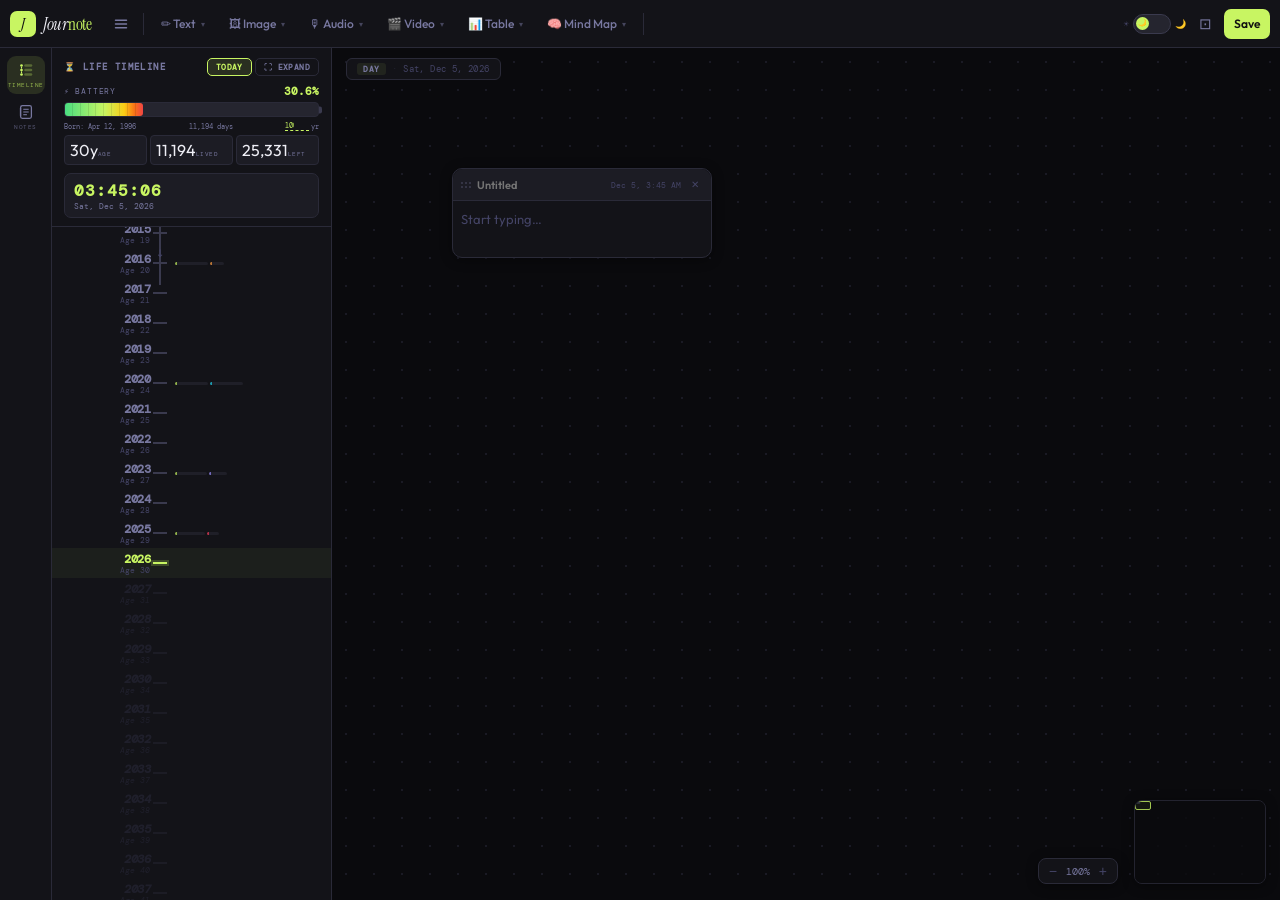
<file: journote-v4.2.html>
<!DOCTYPE html>
<html lang="en" data-theme="dark">
<head>
<meta charset="UTF-8">
<meta name="viewport" content="width=device-width,initial-scale=1,maximum-scale=1,user-scalable=no">
<title>Journote</title>
<link href="https://fonts.googleapis.com/css2?family=Instrument+Serif:ital@0;1&family=DM+Mono:ital,wght@0,300;0,400;0,500;1,400&family=Outfit:wght@300;400;500;600;700&display=swap" rel="stylesheet">
<style>
/* ════════════════════════════════════════
   DESIGN SYSTEM
════════════════════════════════════════ */
:root {
  --bg: #0a0a0d;
  --surf: #131318;
  --surf2: #1c1c24;
  --surf3: #25252f;
  --surf4: #2e2e3a;
  --brd: #2a2a38;
  --brd2: #3a3a4e;
  --acc: #c8f562;
  --acc-dim: rgba(200,245,98,.12);
  --acc2: #9b8eff;
  --acc3: #ff6b6b;
  --acc4: #ff9f43;
  --acc5: #22d3ee;
  --mind: #f43f5e;
  --tx: #eeeef5;
  --tx2: #b8b8cc;
  --tx3: #7878a0;
  --tx4: #444466;
  --tbh: 48px;
  --navw: 52px;
  --sbw: 280px;
  --shd: 0 8px 32px rgba(0,0,0,.6);
  --shd2: 0 2px 12px rgba(0,0,0,.4);
  --dot: #1a1a24;
  --radius: 10px;
  --tr: .2s ease;
}
[data-theme="light"] {
  --bg: #f4f4f6;
  --surf: #ffffff;
  --surf2: #f0f0f5;
  --surf3: #e8e8f0;
  --surf4: #dddde8;
  --brd: #d4d4e4;
  --brd2: #c0c0d4;
  --tx: #141420;
  --tx2: #38385a;
  --tx3: #666688;
  --tx4: #9999bb;
  --shd: 0 8px 32px rgba(0,0,0,.1);
  --shd2: 0 2px 12px rgba(0,0,0,.08);
  --dot: #e0e0ea;
}

* { box-sizing: border-box; margin: 0; padding: 0; }
body {
  font-family: 'Outfit', sans-serif;
  background: var(--bg);
  color: var(--tx);
  height: 100vh;
  overflow: hidden;
  display: flex;
  flex-direction: column;
  user-select: none;
}

/* ════════════════════════════════════════
   TOP TOOLBAR
════════════════════════════════════════ */
#topbar {
  height: var(--tbh);
  background: var(--surf);
  border-bottom: 1px solid var(--brd);
  display: flex;
  align-items: center;
  padding: 0 10px;
  gap: 4px;
  z-index: 500;
  flex-shrink: 0;
  position: relative;
}
.logo {
  display: flex;
  align-items: center;
  gap: 7px;
  margin-right: 10px;
  flex-shrink: 0;
}
.logo-mark {
  width: 26px;
  height: 26px;
  background: var(--acc);
  border-radius: 7px;
  display: flex;
  align-items: center;
  justify-content: center;
  font-family: 'Instrument Serif', serif;
  font-size: 16px;
  color: #111;
  font-weight: 400;
  font-style: italic;
}
.logo-name {
  font-family: 'Instrument Serif', serif;
  font-size: 17px;
  font-style: italic;
  color: var(--tx);
  letter-spacing: -.3px;
}
.logo-name em { color: var(--acc); font-style: normal; }

.tb-sep { width: 1px; height: 22px; background: var(--brd); margin: 0 3px; flex-shrink: 0; }

/* Tool Group Button (with dropdown) */
.tg-btn {
  height: 30px;
  padding: 0 10px;
  border-radius: 7px;
  border: none;
  background: transparent;
  color: var(--tx3);
  cursor: pointer;
  display: flex;
  align-items: center;
  gap: 5px;
  font-family: 'Outfit', sans-serif;
  font-size: 12px;
  font-weight: 500;
  transition: all var(--tr);
  position: relative;
  flex-shrink: 0;
  white-space: nowrap;
}
.tg-btn:hover { background: var(--surf2); color: var(--tx2); }
.tg-btn.active { background: var(--acc-dim); color: var(--acc); }
.tg-btn .tg-arrow {
  font-size: 8px;
  opacity: .5;
  transition: transform var(--tr);
}
.tg-btn.active .tg-arrow { transform: rotate(180deg); }

/* Dropdown Panel */
.tg-panel {
  position: fixed;
  top: var(--tbh);
  background: var(--surf);
  border: 1px solid var(--brd);
  border-radius: 0 0 var(--radius) var(--radius);
  box-shadow: var(--shd);
  z-index: 600;
  display: none;
  min-width: 280px;
  animation: dropIn .15s cubic-bezier(.4,0,.2,1);
}
.tg-panel.vis { display: block; }
@keyframes dropIn { from { opacity:0; transform:translateY(-6px); } }

.panel-section {
  padding: 10px 12px;
  border-bottom: 1px solid var(--brd);
  display: flex;
  flex-direction: column;
  gap: 6px;
}
.panel-section:last-child { border-bottom: none; }
.panel-label {
  font-size: 9px;
  font-weight: 600;
  letter-spacing: 1.2px;
  text-transform: uppercase;
  color: var(--tx4);
  font-family: 'DM Mono', monospace;
}
.panel-row {
  display: flex;
  flex-wrap: wrap;
  gap: 4px;
  align-items: center;
}
.p-btn {
  height: 26px;
  padding: 0 9px;
  border-radius: 5px;
  border: 1px solid var(--brd);
  background: transparent;
  font-family: 'Outfit', sans-serif;
  font-size: 11px;
  color: var(--tx2);
  cursor: pointer;
  transition: all var(--tr);
  white-space: nowrap;
  display: flex;
  align-items: center;
  gap: 4px;
}
.p-btn:hover { border-color: var(--acc); color: var(--acc); background: var(--acc-dim); }
.p-btn.active { border-color: var(--acc); color: var(--acc); background: var(--acc-dim); }
.p-btn.danger:hover { border-color: var(--acc3); color: var(--acc3); background: rgba(255,107,107,.1); }

/* Font selector */
.font-select, .size-input {
  height: 26px;
  padding: 0 7px;
  border-radius: 5px;
  border: 1px solid var(--brd);
  background: var(--surf2);
  color: var(--tx2);
  font-family: 'DM Mono', monospace;
  font-size: 11px;
  outline: none;
  cursor: pointer;
  transition: border-color var(--tr);
}
.font-select:focus, .size-input:focus { border-color: var(--acc); }
.size-input { width: 50px; text-align: center; }

/* Color pickers */
.color-row { display: flex; gap: 4px; align-items: center; flex-wrap: wrap; }
.cswatch {
  width: 20px;
  height: 20px;
  border-radius: 4px;
  cursor: pointer;
  border: 2px solid transparent;
  transition: all var(--tr);
  flex-shrink: 0;
}
.cswatch:hover, .cswatch.active { border-color: var(--acc); transform: scale(1.15); }
.color-input-wrap {
  width: 20px; height: 20px;
  border-radius: 4px;
  border: 1px solid var(--brd);
  overflow: hidden;
  cursor: pointer;
  flex-shrink: 0;
}
.color-input-wrap input[type=color] {
  width: 28px; height: 28px;
  border: none; background: none;
  transform: translate(-4px,-4px);
  cursor: pointer;
}

/* right side of toolbar */
.tb-right { margin-left: auto; display: flex; gap: 4px; align-items: center; flex-shrink: 0; }
.icon-btn {
  width: 30px; height: 30px;
  border-radius: 7px;
  border: none;
  background: transparent;
  color: var(--tx3);
  cursor: pointer;
  display: flex; align-items: center; justify-content: center;
  font-size: 15px;
  transition: all var(--tr);
  position: relative;
}
.icon-btn:hover { background: var(--surf2); color: var(--tx2); }
.icon-btn.on { background: var(--acc-dim); color: var(--acc); }

/* theme toggle */
.ttog {
  width: 38px; height: 20px;
  border-radius: 10px;
  border: 1.5px solid var(--brd2);
  background: var(--surf3);
  cursor: pointer;
  position: relative;
  transition: all .3s;
}
.tk {
  position: absolute;
  width: 13px; height: 13px;
  border-radius: 50%;
  background: var(--acc);
  top: 2px; left: 2px;
  transition: transform .3s;
  display: flex; align-items: center; justify-content: center;
  font-size: 7px;
}
[data-theme="light"] .tk { transform: translateX(17px); }

/* ════════════════════════════════════════
   MAIN LAYOUT BELOW TOOLBAR
════════════════════════════════════════ */
#layout {
  flex: 1;
  display: flex;
  overflow: hidden;
  position: relative;
}

/* ════════════════════════════════════════
   LEFT NAV COLUMN (always visible, 52px)
════════════════════════════════════════ */
#nav {
  width: var(--navw);
  background: var(--surf);
  border-right: 1px solid var(--brd);
  display: flex;
  flex-direction: column;
  align-items: center;
  padding: 8px 0;
  gap: 4px;
  flex-shrink: 0;
  z-index: 100;
}
.nav-btn {
  width: 38px; height: 38px;
  border-radius: 9px;
  border: none;
  background: transparent;
  color: var(--tx3);
  cursor: pointer;
  display: flex;
  flex-direction: column;
  align-items: center;
  justify-content: center;
  gap: 2px;
  transition: all var(--tr);
  position: relative;
}
.nav-btn:hover { background: var(--surf2); color: var(--tx2); }
.nav-btn.on { background: var(--acc-dim); color: var(--acc); }
.nav-btn svg { width: 18px; height: 18px; }
.nav-btn .nav-label {
  font-family: 'DM Mono', monospace;
  font-size: 6px;
  letter-spacing: .5px;
  text-transform: uppercase;
  opacity: .7;
}
.nav-sep {
  width: 28px; height: 1px;
  background: var(--brd);
  margin: 2px 0;
}

/* ════════════════════════════════════════
   CONTEXT SIDEBAR
════════════════════════════════════════ */
#ctx-sidebar {
  width: var(--sbw);
  background: var(--surf);
  border-right: 1px solid var(--brd);
  display: flex;
  flex-direction: column;
  flex-shrink: 0;
  overflow: hidden;
  transition: width .28s cubic-bezier(.4,0,.2,1);
}
#ctx-sidebar.collapsed { width: 0; }

.sb-header {
  padding: 10px 12px 8px;
  border-bottom: 1px solid var(--brd);
  display: flex;
  flex-direction: column;
  gap: 8px;
  flex-shrink: 0;
}
.sbh-row {
  display: flex;
  align-items: center;
  justify-content: space-between;
}
.sbh-title {
  font-family: 'DM Mono', monospace;
  font-size: 9px;
  font-weight: 600;
  letter-spacing: 1.4px;
  text-transform: uppercase;
  color: var(--tx3);
}
.sbh-actions { display: flex; gap: 3px; }
.sb-act-btn {
  padding: 3px 8px;
  border-radius: 5px;
  border: 1px solid var(--brd);
  background: transparent;
  font-family: 'DM Mono', monospace;
  font-size: 8px;
  font-weight: 600;
  letter-spacing: .4px;
  text-transform: uppercase;
  cursor: pointer;
  transition: all var(--tr);
  color: var(--tx3);
}
.sb-act-btn.today { border-color: var(--acc); color: var(--acc); background: var(--acc-dim); }
.sb-act-btn.today:hover { background: rgba(200,245,98,.2); }
.sb-act-btn:hover { border-color: var(--brd2); color: var(--tx2); }
.sb-act-btn.expand:hover { border-color: var(--acc2); color: var(--acc2); }
.sb-act-btn.expand.on { border-color: var(--acc2); color: var(--acc2); background: rgba(155,142,255,.1); }

/* BATTERY */
.battery-wrap { display: flex; flex-direction: column; gap: 4px; }
.bat-top { display: flex; justify-content: space-between; align-items: center; }
.bat-label { font-family: 'DM Mono', monospace; font-size: 8px; color: var(--tx3); text-transform: uppercase; letter-spacing: .8px; }
.bat-pct { font-family: 'DM Mono', monospace; font-size: 11px; font-weight: 700; }
.bat-track {
  position: relative; height: 15px;
  border-radius: 4px;
  background: var(--surf3);
  border: 1px solid var(--brd);
}
.bat-track::after {
  content: ''; position: absolute;
  right: -4px; top: 50%;
  transform: translateY(-50%);
  width: 3px; height: 7px;
  background: var(--brd2);
  border-radius: 0 2px 2px 0;
}
.bat-fill {
  height: 100%; border-radius: 3px;
  background: linear-gradient(90deg,#4ade80,#c8f562 50%,#facc15 76%,#f97316 89%,#ef4444);
  transition: width 1.2s cubic-bezier(.4,0,.2,1);
  position: relative; overflow: hidden; width: 0;
}
.bat-fill::after {
  content: ''; position: absolute;
  top:0; left:-60%; width:40%; height:100%;
  background: linear-gradient(90deg,transparent,rgba(255,255,255,.22),transparent);
  animation: shim 2.8s ease-in-out infinite;
}
@keyframes shim { to { left: 120%; } }
.bat-ticks { position: absolute; inset: 0; display: flex; pointer-events: none; }
.bat-tick { flex: 1; border-right: 1px solid rgba(0,0,0,.1); }
.bat-tick:last-child { border: none; }
.bat-meta { display: flex; justify-content: space-between; align-items: center; }
.bat-meta span { font-family: 'DM Mono', monospace; font-size: 7px; color: var(--tx3); }
.ls-inp {
  font-family: 'DM Mono', monospace; font-size: 7px;
  color: var(--acc); background: transparent;
  border: none; border-bottom: 1px dashed var(--acc);
  outline: none; width: 24px; text-align: right; padding: 0;
}
.bat-stats { display: flex; gap: 3px; }
.bstat {
  flex: 1; background: var(--surf2);
  border: 1px solid var(--brd); border-radius: 4px; padding: 4px 5px;
}
.bstat-v { font-family: 'DM Mono', monospace; font-size: 9px; font-weight: 700; color: var(--tx); display: block; }
.bstat-k { font-family: 'DM Mono', monospace; font-size: 6px; color: var(--tx3); text-transform: uppercase; letter-spacing: .4px; }

/* CLOCK */
.rtclock {
  display: flex; align-items: center; justify-content: space-between;
  background: var(--surf2); border: 1px solid var(--brd);
  border-radius: 7px; padding: 6px 9px;
}
.rtc-time {
  font-family: 'DM Mono', monospace; font-size: 16px;
  font-weight: 700; color: var(--acc); letter-spacing: 1px;
}
.rtc-date { font-family: 'DM Mono', monospace; font-size: 8px; color: var(--tx3); }
.rtc-r { text-align: right; }
.rtc-day { font-family: 'DM Mono', monospace; font-size: 8px; color: var(--tx2); }
.rtc-left { font-family: 'DM Mono', monospace; font-size: 7px; color: var(--tx3); }

/* ════════════════════════════════════════
   TIMELINE — CENTERED LIFE AXIS (v4.2)
════════════════════════════════════════ */
#tl-scroll {
  flex: 1; overflow-y: auto; overflow-x: hidden;
  position: relative; touch-action: pan-y;
  --axis-x: 108px;
}
#tl-scroll::-webkit-scrollbar { width: 3px; }
#tl-scroll::-webkit-scrollbar-thumb { background: var(--brd); border-radius: 2px; }

/* ── THE LIFE AXIS ── */
/* Axis is a fixed vertical strip in the center of the sidebar */
#tl-spine {
  position: absolute;
  left: var(--axis-x);
  top: 0; bottom: 0;
  width: 2px;
  background: var(--brd2);
  pointer-events: none; z-index: 1;
  transform: translateX(-50%);
}
/* Birth circle at top */
#tl-spine::before {
  content: '';
  position: absolute; top: 18px; left: 50%;
  transform: translateX(-50%);
  width: 8px; height: 8px; border-radius: 50%;
  background: var(--acc);
  box-shadow: 0 0 0 4px rgba(200,245,98,.18), 0 0 0 7px rgba(200,245,98,.06);
}

#tl-wrap { position: relative; padding: 36px 0 90px; }

/* Arrow indicator at very bottom */
#tl-axis-arrow {
  position: absolute; bottom: 24px;
  left: var(--axis-x);
  transform: translateX(-50%);
  font-size: 14px; color: var(--tx4);
  font-family: 'DM Mono', monospace;
  pointer-events: none; z-index: 2;
  animation: arrowPulse 2.4s ease-in-out infinite;
}
@keyframes arrowPulse { 0%,100%{opacity:.35;transform:translateX(-50%) translateY(0);} 55%{opacity:.75;transform:translateX(-50%) translateY(4px);} }

/* Future dim */
.fut { opacity: .25; }
.fut .yrl,.fut .yr-age,.fut .mol,.fut .wkl { color: var(--tx4) !important; font-style: italic; }

/* ── YEAR BLOCK (year + age on LEFT, ticks intersect axis, months on RIGHT) ── */
.yrb { position: relative; }

.yrr {
  display: flex; align-items: center;
  cursor: pointer; min-height: 30px; z-index: 2;
  transition: background var(--tr);
}
.yrr:hover { background: rgba(200,245,98,.035); }
.yrr.oc { background: rgba(200,245,98,.05); }

/* LEFT side: year label + age */
.yr-left {
  display: flex; flex-direction: column; align-items: flex-end;
  width: var(--axis-x); padding-right: 10px; flex-shrink: 0;
}
.yrl {
  font-family: 'DM Mono', monospace; font-size: 12px; font-weight: 700;
  color: var(--tx3); transition: color var(--tr); cursor: pointer;
  letter-spacing: -.5px; line-height: 1.2;
}
.yr-age {
  font-family: 'DM Mono', monospace; font-size: 8px;
  color: var(--tx4); line-height: 1;
}
.yrr:hover .yrl, .yrr.op .yrl { color: var(--tx2); }
.yrr.oc .yrl { color: var(--acc); }
.yrl:hover { color: var(--acc) !important; text-decoration: underline; text-decoration-style: dotted; }

/* Year tick — horizontal line intersecting the axis */
.yr-tick {
  width: 14px; height: 2px;
  background: var(--brd2);
  flex-shrink: 0; z-index: 3; position: relative;
  margin-left: -7px; /* half overlaps left of axis */
  transition: background var(--tr), width var(--tr);
}
.yrr:hover .yr-tick { background: var(--acc); }
.yrr.oc .yr-tick { background: var(--acc); box-shadow: 0 0 0 2px rgba(200,245,98,.2); }
.yrr.op .yr-tick { background: var(--acc); }

/* RIGHT side: chips + expand arrow */
.yr-right {
  flex: 1; display: flex; align-items: center;
  padding-left: 8px; overflow: hidden; min-height: 28px;
}
.yrchips {
  flex: 1; display: flex; flex-wrap: wrap; gap: 2px;
  align-items: center; overflow: hidden;
}
.yrch { height: 3px; border-radius: 2px; background: var(--surf3); border-left: 2px solid transparent; opacity: .7; }
.yrch.t-text { border-color: var(--acc); }
.yrch.t-voice { border-color: var(--acc2); }
.yrch.t-image { border-color: var(--acc4); }
.yrch.t-video { border-color: var(--acc3); }
.yrch.t-sheet { border-color: var(--acc5); }
.yrch.t-mind { border-color: var(--mind); }

/* ── MONTH BLOCK (indented right of axis) ── */
.mol-wrap { overflow: hidden; max-height: 0; transition: max-height .35s cubic-bezier(.4,0,.2,1); }
.mol-wrap.op { max-height: 5000px; }
.mob { position: relative; }

.mor {
  display: flex; align-items: center; cursor: pointer;
  min-height: 22px; transition: background var(--tr);
}
.mor:hover { background: rgba(155,142,255,.05); }
.mor.oc { background: rgba(200,245,98,.03); }

/* Month left placeholder (aligns with year left width) */
.mo-left {
  width: var(--axis-x); padding-right: 10px; flex-shrink: 0;
  display: flex; justify-content: flex-end; align-items: center;
}
.mol {
  font-family: 'DM Mono', monospace; font-size: 9px; font-weight: 600;
  color: var(--tx3); transition: color var(--tr); cursor: pointer;
}
.mor:hover .mol, .mor.op .mol { color: var(--tx2); }
.mor.oc .mol { color: var(--acc); font-weight: 700; }
.mol:hover { color: var(--acc2) !important; text-decoration: underline; text-decoration-style: dotted; }

/* Month tick */
.mo-tick {
  width: 10px; height: 1.5px; background: var(--brd);
  flex-shrink: 0; z-index: 3;
  margin-left: -5px;
  transition: background var(--tr);
}
.mor:hover .mo-tick { background: var(--acc2); }
.mor.oc .mo-tick, .mor.op .mo-tick { background: var(--acc2); }

/* Month right: chips */
.mo-right { flex: 1; padding-left: 8px; display: flex; align-items: center; overflow: hidden; }
.mochips {
  flex: 1; display: flex; flex-wrap: wrap; gap: 2px;
  align-items: center; overflow: hidden; min-height: 12px;
}
.mosq { width: 5px; height: 5px; border-radius: 1px; }
.mosq.t-text { background: rgba(200,245,98,.5); }
.mosq.t-voice { background: rgba(155,142,255,.5); }
.mosq.t-image { background: rgba(255,159,67,.5); }
.mosq.t-video { background: rgba(255,107,107,.5); }
.mosq.t-sheet { background: rgba(34,211,238,.5); }
.mosq.t-mind { background: rgba(244,63,94,.5); }

/* ── WEEK BLOCK ── */
.wkl-wrap { overflow: hidden; max-height: 0; transition: max-height .28s cubic-bezier(.4,0,.2,1); }
.wkl-wrap.op { max-height: 1200px; }

.wkr {
  display: flex; align-items: center; cursor: pointer;
  min-height: 20px; transition: background var(--tr);
}
.wkr:hover { background: rgba(255,159,67,.04); }

.wk-left {
  width: var(--axis-x); padding-right: 10px; flex-shrink: 0;
  display: flex; justify-content: flex-end;
}
.wkl {
  font-family: 'DM Mono', monospace; font-size: 7.5px; font-weight: 500;
  color: var(--tx4); transition: color var(--tr); cursor: pointer;
}
.wkr:hover .wkl { color: var(--tx3); }
.wkl:hover { color: var(--acc4) !important; text-decoration: underline; text-decoration-style: dotted; }

/* Week tick */
.wk-tick {
  width: 7px; height: 1px; background: var(--brd);
  flex-shrink: 0; z-index: 3; margin-left: -3px;
  transition: background var(--tr);
}
.wkr:hover .wk-tick { background: var(--acc4); }

.wk-right { flex: 1; padding-left: 8px; }

.dyl-wrap { overflow: hidden; max-height: 0; transition: max-height .22s cubic-bezier(.4,0,.2,1); }
.dyl-wrap.op { max-height: 800px; }



/* DAY ROW */
.dyr {
  display: flex; align-items: center; cursor: pointer;
  border-radius: 0 5px 5px 0; transition: background var(--tr);
  min-height: 26px; margin-left: 21px; padding: 1px 0;
}
.dyr:hover { background: rgba(200,245,98,.04); }
.dyr.ot { background: rgba(200,245,98,.06); }
.dyr.ot .tdiv, .dyr:hover .tdiv { background: var(--acc); }
.dld { font-family: 'DM Mono', monospace; font-size: 9px; font-weight: 600; color: var(--tx3); display: block; transition: color var(--tr); }
.dlw { font-family: 'DM Mono', monospace; font-size: 6px; color: var(--tx4); display: block; }
.dyr:hover .dld { color: var(--tx2); }
.dyr.ot .dld { color: var(--acc); font-weight: 700; }
.dylbl { width: 26px; text-align: right; padding-right: 5px; flex-shrink: 0; }
.dydot { width: 3px; height: 3px; border-radius: 50%; background: var(--brd2); flex-shrink: 0; margin-left: -1.5px; z-index: 2; transition: all .2s; }
.dyr.hn .dydot { background: var(--acc); }
.dyr.ot .dydot { background: var(--acc); box-shadow: 0 0 0 3px rgba(200,245,98,.18); }
.dyr:hover .dydot { background: var(--acc); }
.dypills { flex: 1; padding: 1px 6px 1px 0; display: flex; flex-wrap: wrap; gap: 2px; align-items: center; overflow: hidden; }
.dp { padding: 1px 5px; border-radius: 3px; font-family: 'DM Mono', monospace; font-size: 7px; display: flex; align-items: center; gap: 2px; white-space: nowrap; max-width: 100px; transition: all .12s; cursor: pointer; }
.dp.t-text { background: rgba(200,245,98,.12); color: #a8d840; }
.dp.t-voice { background: rgba(155,142,255,.12); color: #a09aff; }
.dp.t-image { background: rgba(255,159,67,.12); color: #e0882a; }
.dp.t-video { background: rgba(255,107,107,.12); color: #e05050; }
.dp.t-sheet { background: rgba(34,211,238,.12); color: #22d3ee; }
.dp.t-mind { background: rgba(244,63,94,.12); color: #f43f5e; }
[data-theme="light"] .dp.t-text { background: rgba(100,160,0,.1); color: #4a7a00; }
[data-theme="light"] .dp.t-voice { background: rgba(80,60,200,.1); color: #4030b0; }
[data-theme="light"] .dp.t-image { background: rgba(200,100,0,.1); color: #a05000; }
[data-theme="light"] .dp.t-video { background: rgba(200,0,0,.1); color: #a00000; }
[data-theme="light"] .dp.t-sheet { background: rgba(0,150,160,.1); color: #006068; }
[data-theme="light"] .dp.t-mind { background: rgba(200,0,50,.1); color: #900020; }
.dp:hover { transform: translateX(2px); filter: brightness(1.2); }
.dyempty { font-family: 'DM Mono', monospace; font-size: 7px; color: var(--tx4); }
.dyob {
  padding: 1px 6px; border-radius: 3px;
  border: 1px solid var(--brd); background: transparent;
  font-family: 'DM Mono', monospace; font-size: 7px; color: var(--tx4);
  cursor: pointer; transition: all .12s; margin-left: 2px;
}
.dyob:hover { border-color: var(--acc); color: var(--acc); background: var(--acc-dim); }

/* NOTEBOOK PANEL */
#nb-panel { flex: 1; display: flex; flex-direction: column; overflow: hidden; }
.nb-top { padding: 10px 12px; border-bottom: 1px solid var(--brd); }
.nb-search {
  width: 100%; height: 28px; padding: 0 10px;
  border-radius: 6px; border: 1px solid var(--brd);
  background: var(--surf2); color: var(--tx);
  font-family: 'Outfit', sans-serif; font-size: 12px; outline: none;
  transition: border-color var(--tr);
}
.nb-search:focus { border-color: var(--acc); }
.nb-search::placeholder { color: var(--tx4); }
.nb-scroll { flex: 1; overflow-y: auto; padding: 8px 0; }
.nb-scroll::-webkit-scrollbar { width: 3px; }
.nb-scroll::-webkit-scrollbar-thumb { background: var(--brd); border-radius: 2px; }
.nb-section { padding: 0 10px 8px; }
.nb-sec-lbl { font-family: 'DM Mono', monospace; font-size: 8px; letter-spacing: 1px; text-transform: uppercase; color: var(--tx4); padding: 4px 4px 6px; }
.nb-item {
  display: flex; align-items: center; gap: 8px;
  padding: 6px 8px; border-radius: 7px;
  cursor: pointer; transition: background var(--tr); margin-bottom: 1px;
}
.nb-item:hover { background: var(--surf2); }
.nb-item.on { background: var(--acc-dim); }
.nb-dot { width: 8px; height: 8px; border-radius: 50%; flex-shrink: 0; }
.nb-item-name { font-size: 12px; font-weight: 500; color: var(--tx2); flex: 1; }
.nb-item.on .nb-item-name { color: var(--acc); }
.nb-count { font-family: 'DM Mono', monospace; font-size: 9px; color: var(--tx4); }
.nb-add { display: flex; align-items: center; gap: 5px; padding: 6px 8px; border-radius: 7px; cursor: pointer; transition: background var(--tr); color: var(--tx4); font-size: 12px; }
.nb-add:hover { background: var(--surf2); color: var(--acc); }

/* ════════════════════════════════════════
   MAIN CANVAS
════════════════════════════════════════ */
#main {
  flex: 1;
  overflow: hidden;
  position: relative;
  background: var(--bg);
}
#main::before {
  content: '';
  position: absolute; inset: 0;
  background-image: radial-gradient(circle, var(--dot) 1px, transparent 1px);
  background-size: 28px 28px;
  pointer-events: none; z-index: 0;
}
#canvas {
  position: absolute;
  width: 8000px; height: 8000px;
  transform-origin: 0 0;
}

/* NOTE WINDOW */
.nw {
  position: absolute;
  min-width: 220px; min-height: 80px;
  background: var(--surf);
  border: 1px solid var(--brd);
  border-radius: var(--radius);
  box-shadow: var(--shd2);
  overflow: visible;
  cursor: default;
  animation: nwin .18s cubic-bezier(.34,1.4,.64,1);
  transition: box-shadow .2s, border-color .2s;
}
@keyframes nwin { from { opacity:0; transform: scale(.88); } }
.nw:hover { border-color: var(--brd2); box-shadow: var(--shd); }
.nw.sel { border-color: var(--acc); box-shadow: 0 0 0 2px rgba(200,245,98,.18), var(--shd); }
.nw.dragging { opacity: .92; z-index: 900; cursor: grabbing; }

/* Window header */
.nwhd {
  height: 32px; display: flex; align-items: center;
  padding: 0 8px; gap: 6px;
  border-bottom: 1px solid var(--brd);
  cursor: move; border-radius: var(--radius) var(--radius) 0 0;
  background: var(--surf2);
}
.nw-drag-dots {
  display: flex; flex-direction: column; gap: 2px; opacity: .35; flex-shrink: 0;
}
.nw-drag-dots span { display: flex; gap: 2px; }
.nw-drag-dots i { width: 2px; height: 2px; border-radius: 50%; background: var(--tx3); display: block; }
.nw-title {
  font-size: 11px; font-weight: 600; color: var(--tx2);
  background: transparent; border: none; outline: none;
  font-family: 'Outfit', sans-serif; flex: 1;
  cursor: text; min-width: 0;
}
.nw-title:focus { color: var(--tx); }
.nw-ts {
  font-family: 'DM Mono', monospace; font-size: 8px;
  color: var(--tx4); white-space: nowrap; overflow: hidden; text-overflow: ellipsis;
  flex-shrink: 0; margin-left: auto;
}
.nwx {
  width: 16px; height: 16px; border-radius: 50%;
  background: transparent; border: none;
  color: var(--tx4); cursor: pointer; font-size: 10px;
  display: flex; align-items: center; justify-content: center;
  transition: all var(--tr); flex-shrink: 0;
}
.nwx:hover { background: var(--acc3); color: white; }

/* Window body */
.nwbody { padding: 8px; display: flex; flex-direction: column; gap: 6px; }
.nwtxt {
  outline: none;
  font-family: 'Outfit', sans-serif;
  font-size: 13px; line-height: 1.65;
  color: var(--tx); white-space: pre-wrap; word-break: break-word;
  background: transparent; border: none; width: 100%;
  cursor: text; min-height: 40px;
}
.nwtxt:empty::before { content: attr(data-ph); color: var(--tx4); pointer-events: none; }

/* Image block */
.nw-img-block img {
  display: block; max-width: 100%; border-radius: 6px;
  object-fit: cover; margin-top: 2px;
  cursor: pointer;
}
.nw-img-placeholder {
  height: 80px; border: 1.5px dashed var(--brd2); border-radius: 6px;
  display: flex; align-items: center; justify-content: center;
  cursor: pointer; color: var(--tx4); font-size: 12px; gap: 6px;
  transition: all var(--tr);
}
.nw-img-placeholder:hover { border-color: var(--acc); color: var(--acc); }
/* Image editing toolbar */
.nw-img-toolbar {
  display: flex; gap: 3px; flex-wrap: wrap; padding: 3px 0;
}
.img-tb-btn {
  padding: 2px 7px; border-radius: 4px;
  border: 1px solid var(--brd); background: transparent;
  font-family: 'DM Mono', monospace; font-size: 8px; color: var(--tx3);
  cursor: pointer; transition: all var(--tr);
}
.img-tb-btn:hover { border-color: var(--acc4); color: var(--acc4); }
.img-filter-row { display: flex; align-items: center; gap: 5px; }
.img-filter-row label { font-family: 'DM Mono', monospace; font-size: 8px; color: var(--tx4); white-space: nowrap; }
.img-filter-row input[type=range] { flex: 1; height: 2px; accent-color: var(--acc); cursor: pointer; }
.img-filter-row .fval { font-family: 'DM Mono', monospace; font-size: 8px; color: var(--tx3); width: 28px; text-align: right; }

/* Voice block */
.nw-voice { display: flex; flex-direction: column; gap: 5px; }
.voice-row { display: flex; align-items: center; gap: 8px; }
.vplay { width: 28px; height: 28px; border-radius: 50%; background: var(--acc2); border: none; color: white; cursor: pointer; display: flex; align-items: center; justify-content: center; font-size: 11px; flex-shrink: 0; transition: all var(--tr); }
.vplay:hover { filter: brightness(1.15); transform: scale(1.05); }
.vplay.rec { background: var(--acc3); animation: rp 1s ease infinite; }
@keyframes rp { 0%,100% { box-shadow: 0 0 0 0 rgba(255,107,107,.4); } 50% { box-shadow: 0 0 0 6px rgba(255,107,107,0); } }
.vwave { display: flex; align-items: center; gap: 2px; flex: 1; height: 24px; }
.vbar { width: 2px; border-radius: 1px; background: var(--acc2); animation: wv 1.2s ease-in-out infinite; }
@keyframes wv { 0%,100% { transform: scaleY(.25); } 50% { transform: scaleY(1); } }
.vdur { font-family: 'DM Mono', monospace; font-size: 9px; color: var(--tx3); }
.voice-actions { display: flex; gap: 3px; }
.voice-act { padding: 2px 7px; border-radius: 4px; border: 1px solid var(--brd); background: transparent; font-family: 'DM Mono', monospace; font-size: 8px; color: var(--tx3); cursor: pointer; transition: all var(--tr); }
.voice-act:hover { border-color: var(--acc2); color: var(--acc2); }

/* VIDEO block */
.nw-video video { display: block; max-width: 100%; border-radius: 6px; margin-top: 2px; }

/* RESIZE */
.rz {
  position: absolute; bottom: -4px; right: -4px;
  width: 12px; height: 12px; background: var(--acc); border-radius: 3px;
  cursor: nwse-resize; opacity: 0; transition: opacity var(--tr); z-index: 10;
}
.nw:hover .rz, .nw.sel .rz { opacity: 1; }

/* ════════════════════════════════════════
   SHEET TABLE (OneNote-style)
════════════════════════════════════════ */
.sh-wrap { display: flex; flex-direction: column; gap: 0; margin-top: 3px; }
.sh-toolbar {
  display: flex; flex-wrap: wrap; gap: 2px;
  padding: 4px 6px;
  background: var(--surf2); border: 1px solid var(--brd);
  border-radius: 6px 6px 0 0; align-items: center;
}
.sh-btn {
  padding: 2px 6px; border-radius: 3px; border: 1px solid var(--brd);
  background: transparent; font-family: 'DM Mono', monospace; font-size: 8px;
  color: var(--tx3); cursor: pointer; transition: all var(--tr); white-space: nowrap;
}
.sh-btn:hover { border-color: var(--acc); color: var(--acc); background: var(--acc-dim); }
.sh-btn.danger:hover { border-color: var(--acc3); color: var(--acc3); background: rgba(255,107,107,.1); }
.sh-sep { width: 1px; height: 12px; background: var(--brd); margin: 0 1px; flex-shrink: 0; }
.sh-color { width: 16px; height: 16px; border-radius: 3px; border: 1px solid var(--brd); overflow: hidden; cursor: pointer; flex-shrink: 0; }
.sh-color input[type=color] { width: 24px; height: 24px; border: none; background: none; transform: translate(-4px,-4px); cursor: pointer; }
.sh-tbl-wrap { overflow: auto; max-height: 260px; border: 1px solid var(--brd); border-top: none; border-radius: 0 0 6px 6px; }
.shtbl { border-collapse: collapse; font-family: 'DM Mono', monospace; font-size: 11px; width: 100%; }
.shtbl td {
  border: 1px solid var(--brd); padding: 5px 7px;
  min-width: 60px; outline: none; color: var(--tx);
  background: transparent; position: relative;
  vertical-align: top; cursor: cell; transition: background var(--tr);
  min-height: 24px;
}
.shtbl td:focus { background: rgba(200,245,98,.05); outline: 2px solid rgba(200,245,98,.3); outline-offset: -1px; }
.shtbl td.sel-c { background: rgba(200,245,98,.1) !important; }
.shtbl td.sel-r { background: rgba(155,142,255,.08) !important; }
.shtbl td.sel-col { background: rgba(255,159,67,.08) !important; }
.no-border .shtbl td { border-color: transparent; }

/* ════════════════════════════════════════
   MIND MAP
════════════════════════════════════════ */
.mm-wrap {
  position: relative; overflow: hidden;
  border-radius: 6px; background: var(--surf2);
  border: 1px solid var(--brd); margin-top: 3px;
  height: 280px; cursor: grab;
}
.mm-wrap.expanded { height: 500px; }
.mm-wrap:active { cursor: grabbing; }
.mm-svg { position: absolute; top: 0; left: 0; width: 100%; height: 100%; pointer-events: none; overflow: visible; }
.mm-nodes { position: absolute; top: 0; left: 0; width: 100%; height: 100%; }
.mm-node {
  position: absolute;
  background: var(--surf3); border: 1.5px solid var(--brd2);
  border-radius: 7px; padding: 5px 12px;
  font-family: 'DM Mono', monospace; font-size: 10px; color: var(--tx);
  cursor: pointer; transition: all var(--tr);
  transform: translate(-50%,-50%); white-space: nowrap;
  min-width: 64px; text-align: center;
}
.mm-node:hover { border-color: var(--acc); }
.mm-node.root { background: var(--acc); color: #111; border-color: var(--acc); font-weight: 700; }
.mm-node.sel { border-color: var(--acc2); box-shadow: 0 0 0 2px rgba(155,142,255,.3); }
.mm-node.editing { border-color: var(--acc); }
.mm-node input {
  background: transparent; border: none; outline: none;
  font-family: 'DM Mono', monospace; font-size: 10px; color: inherit;
  width: 90px; text-align: center;
}
.mm-shapes { display: flex; gap: 2px; }
.mm-shape { padding: 2px 6px; border-radius: 3px; border: 1px solid var(--brd); background: transparent; font-family: 'DM Mono', monospace; font-size: 8px; color: var(--tx3); cursor: pointer; transition: all var(--tr); }
.mm-shape.on { border-color: var(--acc); color: var(--acc); background: var(--acc-dim); }
.mm-tb { display: flex; flex-wrap: wrap; gap: 2px; padding: 4px 6px; background: var(--surf); border-bottom: 1px solid var(--brd); }
.mmtb { padding: 2px 7px; border-radius: 3px; border: 1px solid var(--brd); background: transparent; font-family: 'DM Mono', monospace; font-size: 8px; color: var(--tx3); cursor: pointer; transition: all var(--tr); white-space: nowrap; }
.mmtb:hover { border-color: var(--acc2); color: var(--acc2); }
.mmtb.danger:hover { border-color: var(--acc3); color: var(--acc3); }

/* ════════════════════════════════════════
   MINIMAP + ZOOM
════════════════════════════════════════ */
#zoombar {
  position: absolute; bottom: 16px; right: 162px;
  background: var(--surf); border: 1px solid var(--brd);
  border-radius: 8px; padding: 4px 8px;
  display: flex; gap: 3px; align-items: center; z-index: 20;
  box-shadow: var(--shd2);
}
.zb { background: none; border: none; color: var(--tx4); cursor: pointer; font-size: 14px; padding: 0 2px; transition: color var(--tr); }
.zb:hover { color: var(--acc); }
#zoomval { font-family: 'DM Mono', monospace; font-size: 10px; color: var(--tx3); min-width: 32px; text-align: center; }
#minimap {
  position: absolute; bottom: 16px; right: 14px;
  width: 132px; height: 84px;
  background: var(--surf); border: 1px solid var(--brd);
  border-radius: 8px; overflow: hidden; z-index: 20;
  opacity: .8; transition: opacity var(--tr); box-shadow: var(--shd2);
}
#minimap:hover { opacity: 1; }
#mmcanvas { width: 100%; height: 100%; }
#mmvp {
  position: absolute;
  border: 1px solid var(--acc); background: rgba(200,245,98,.07);
  border-radius: 2px; pointer-events: none;
}

/* ════════════════════════════════════════
   CONTEXT MENU
════════════════════════════════════════ */
#ctxmenu {
  position: fixed; background: var(--surf);
  border: 1px solid var(--brd); border-radius: 9px;
  padding: 4px; z-index: 1000; min-width: 155px;
  box-shadow: var(--shd); display: none;
  animation: dropIn .12s ease;
}
.ctx-item {
  padding: 6px 11px; border-radius: 5px; cursor: pointer;
  font-size: 12px; color: var(--tx2);
  display: flex; align-items: center; gap: 7px;
  transition: all var(--tr); font-weight: 500;
}
.ctx-item:hover { background: var(--surf2); color: var(--tx); }
.ctx-item.danger:hover { background: rgba(255,107,107,.1); color: var(--acc3); }
.ctx-sep { height: 1px; background: var(--brd); margin: 3px 0; }

/* ════════════════════════════════════════
   NOTIFICATIONS
════════════════════════════════════════ */
#notif {
  position: fixed; top: 60px; left: 50%; transform: translateX(-50%);
  background: var(--surf2); border: 1px solid var(--acc); color: var(--acc);
  padding: 5px 16px; border-radius: 20px; font-size: 11px; font-weight: 600;
  z-index: 9999; opacity: 0; transition: opacity .2s; pointer-events: none;
  font-family: 'DM Mono', monospace;
}
#notif.on { opacity: 1; }

/* Page context bar */
#page-context-bar {
  position: absolute; top: 10px; left: 14px;
  display: flex; align-items: center; gap: 6px;
  pointer-events: none; z-index: 5;
  font-family: 'DM Mono', monospace; font-size: 9px;
  color: var(--tx4); letter-spacing: .4px;
  background: var(--surf); border: 1px solid var(--brd);
  border-radius: 6px; padding: 4px 10px;
  opacity: 0; transition: opacity .25s;
}
#page-context-bar.vis { opacity: 1; }
.pcb-level {
  padding: 1px 6px; border-radius: 3px;
  font-weight: 600; font-size: 8px; letter-spacing: .6px; text-transform: uppercase;
}
.pcb-year { background: rgba(200,245,98,.15); color: var(--acc); }
.pcb-month { background: rgba(155,142,255,.15); color: var(--acc2); }
.pcb-week { background: rgba(255,159,67,.15); color: var(--acc4); }
.pcb-day { background: rgba(200,245,98,.08); color: var(--tx3); }
.pcb-sep { color: var(--tx4); opacity: .4; }
  position: absolute; top: 50%; left: 50%;
  transform: translate(-50%, -50%);
  text-align: center; pointer-events: none; z-index: 1;
}
#canvas-hint h2 {
  font-family: 'Instrument Serif', serif;
  font-size: 26px; font-style: italic;
  color: var(--tx4); font-weight: 400;
}
#canvas-hint p {
  font-family: 'DM Mono', monospace;
  font-size: 10px; color: var(--tx4);
  margin-top: 6px; letter-spacing: .5px;
}

input[type=file] { display: none; }

/* SIDEBAR VIEW SWITCHING */
#tl-view, #nb-view { display: none; flex-direction: column; flex: 1; overflow: hidden; }
#tl-view.active, #nb-view.active { display: flex; }

/* ══ TIMELINE EXPAND BUTTON ══ */
.tl-expand-btn {
  background: none; border: none; color: var(--tx4);
  font-size: 9px; cursor: pointer; padding: 0 4px;
  flex-shrink: 0; transition: color var(--tr); line-height: 1;
  opacity: .5;
}
.yrr:hover .tl-expand-btn, .yrr.op .tl-expand-btn { opacity: 1; color: var(--acc); }
.mor:hover .tl-expand-btn, .mor.op .tl-expand-btn { opacity: 1; color: var(--acc2); }

/* ══ WEEK 7-DAY GRID ══ */
.wk-day-grid {
  display: flex; gap: 2px; padding: 3px 6px 3px 0; flex-wrap: nowrap; align-items: center;
}
.wkgd {
  width: 22px; height: 22px; border-radius: 4px;
  border: 1px solid var(--brd); background: var(--surf2);
  font-family: 'DM Mono', monospace; font-size: 7px;
  color: var(--tx4); cursor: pointer;
  display: flex; flex-direction: column; align-items: center; justify-content: center;
  gap: 1px; transition: all .15s; flex-shrink: 0;
  position: relative;
}
.wkgd:hover { border-color: var(--acc); color: var(--acc); background: var(--acc-dim); transform: translateY(-1px); }
.wkgd.has-note { background: var(--surf3); border-color: var(--brd2); }
.wkgd.has-note .wkgd-dot { opacity: 1; }
.wkgd.today-d { border-color: var(--acc); background: var(--acc-dim); color: var(--acc); font-weight: 700; }
.wkgd.today-d::after { content: ''; position: absolute; bottom: 2px; left: 50%; transform: translateX(-50%); width: 4px; height: 4px; border-radius: 50%; background: var(--acc); }
.wkgd.fut-d { opacity: .3; }
.wkgd-num { font-size: 8px; font-weight: 600; line-height: 1; }
.wkgd-day { font-size: 6px; opacity: .6; line-height: 1; }
.wkgd-dot { width: 3px; height: 3px; border-radius: 50%; background: var(--acc); position: absolute; top: 2px; right: 2px; opacity: 0; transition: opacity .15s; }

/* ══ TIMELINE CONNECTOR REDESIGN ══ */
/* Circle origin dot already exists (.yrdot, .modot etc.) */
/* Add arrow progression at row end */
.tl-arrow {
  width: 10px; height: 10px; flex-shrink: 0;
  opacity: 0; transition: opacity .15s;
  display: flex; align-items: center; justify-content: center;
  color: var(--tx4); font-size: 9px; margin-right: 4px;
}
.yrr:hover .tl-arrow, .yrr.op .tl-arrow { opacity: .6; color: var(--acc); }
.mor:hover .tl-arrow, .mor.op .tl-arrow { opacity: .6; color: var(--acc2); }
.wkr:hover .tl-arrow { opacity: .6; color: var(--acc4); }

/* ══ NOTEBOOK HIERARCHY ══ */
.nb-master-col {
  width: 110px; flex-shrink: 0;
  border-right: 1px solid var(--brd);
  display: flex; flex-direction: column;
  overflow-y: auto; padding: 8px 0;
}
.nb-master-col::-webkit-scrollbar { width: 2px; }
.nb-sub-col { flex: 1; display: flex; flex-direction: column; overflow: hidden; }
.nb-split { display: flex; flex: 1; overflow: hidden; }
.nbm-item {
  padding: 7px 10px; cursor: pointer; font-size: 11px; font-weight: 500;
  color: var(--tx3); transition: all .15s; display: flex; align-items: center; gap: 6px;
  border-left: 2px solid transparent;
}
.nbm-item:hover { background: var(--surf2); color: var(--tx2); }
.nbm-item.on { color: var(--tx); border-left-color: var(--acc); background: var(--acc-dim); }
.nbm-dot { width: 7px; height: 7px; border-radius: 50%; flex-shrink: 0; }

.nbs-header { padding: 8px 10px 4px; border-bottom: 1px solid var(--brd); display: flex; align-items: center; justify-content: space-between; }
.nbs-label { font-family: 'DM Mono', monospace; font-size: 8px; text-transform: uppercase; letter-spacing: .8px; color: var(--tx4); }
.nbs-add { font-size: 16px; color: var(--tx4); cursor: pointer; transition: color .15s; border: none; background: none; padding: 0 2px; }
.nbs-add:hover { color: var(--acc); }
.nbs-scroll { flex: 1; overflow-y: auto; padding: 6px 0; }
.nbs-scroll::-webkit-scrollbar { width: 2px; }
.nbs-item {
  padding: 6px 10px; cursor: pointer; font-size: 12px; font-weight: 500;
  color: var(--tx2); transition: all .15s; display: flex; align-items: center; gap: 7px;
  border-radius: 0 6px 6px 0; margin: 0 4px 1px 0;
}
.nbs-item:hover { background: var(--surf2); color: var(--tx); }
.nbs-item.on { background: var(--acc-dim); color: var(--acc); }
.nbs-icon { font-size: 13px; flex-shrink: 0; }
.nbs-name { flex: 1; white-space: nowrap; overflow: hidden; text-overflow: ellipsis; }
.nbs-cnt { font-family: 'DM Mono', monospace; font-size: 8px; color: var(--tx4); }

/* Page list inside sub-notebook */
.pg-list { flex: 1; overflow-y: auto; padding: 4px 0; }
.pg-list::-webkit-scrollbar { width: 2px; }
.pg-item {
  padding: 8px 12px; cursor: pointer; transition: background .15s;
  border-bottom: 1px solid var(--brd);
}
.pg-item:hover { background: var(--surf2); }
.pg-item.on { background: var(--acc-dim); }
.pg-title { font-size: 12px; font-weight: 500; color: var(--tx2); white-space: nowrap; overflow: hidden; text-overflow: ellipsis; }
.pg-item.on .pg-title { color: var(--acc); }
.pg-meta { font-family: 'DM Mono', monospace; font-size: 8px; color: var(--tx4); margin-top: 2px; }
.pg-cd { margin-top: 5px; }
.pg-cd-bar-track { height: 3px; background: var(--surf3); border-radius: 2px; overflow: hidden; margin-bottom: 3px; }
.pg-cd-bar-fill { height: 100%; border-radius: 2px; background: var(--acc); transition: width .4s ease; }
.pg-cd-bar-fill.overdue { background: var(--acc3); }
.pg-cd-label { font-family: 'DM Mono', monospace; font-size: 7.5px; color: var(--tx3); display: flex; justify-content: space-between; }
.pg-cd-label.overdue { color: var(--acc3); }

/* ── PROJECT BANNER on canvas ── */
#project-banner {
  position: absolute; top: 0; left: 0; right: 0; z-index: 10;
  padding: 14px 22px 10px;
  background: linear-gradient(to bottom, var(--surf) 80%, transparent);
  pointer-events: none;
}
.pb-title {
  font-family: 'Outfit', sans-serif; font-size: 18px; font-weight: 600;
  color: var(--tx); letter-spacing: -.3px; line-height: 1.2; margin-bottom: 8px;
}
.pb-cd-wrap { pointer-events: auto; }
.pb-cd-track {
  height: 4px; background: var(--surf3); border-radius: 3px;
  overflow: hidden; margin-bottom: 5px; max-width: 320px;
}
.pb-cd-fill {
  height: 100%; border-radius: 3px;
  background: linear-gradient(90deg, var(--acc2), var(--acc));
  transition: width .5s ease;
}
.pb-cd-fill.overdue { background: var(--acc3); }
.pb-cd-meta {
  font-family: 'DM Mono', monospace; font-size: 9px; color: var(--tx3);
  display: flex; align-items: center; gap: 12px;
}
.pb-cd-meta .overdue-label { color: var(--acc3); font-weight: 600; }
.pb-cd-meta .pct { color: var(--acc); font-weight: 600; }
.pb-cd-edit {
  background: none; border: 1px solid var(--brd); color: var(--tx4);
  font-family: 'DM Mono', monospace; font-size: 8px; cursor: pointer;
  border-radius: 4px; padding: 1px 6px; transition: all var(--tr);
}
.pb-cd-edit:hover { border-color: var(--acc2); color: var(--acc2); }


/* ══ LONG-PRESS RECORDING ══ */
#lp-ring {
  position: fixed; border-radius: 50%;
  border: 3px solid var(--acc3); opacity: 0;
  pointer-events: none; z-index: 999;
  transition: opacity .2s;
  animation: none;
}
#lp-ring.active { opacity: 1; animation: lp-grow 3s linear forwards; }
@keyframes lp-grow {
  from { width: 0px; height: 0px; transform: translate(-50%,-50%) scale(0); opacity: .8; }
  to { width: 80px; height: 80px; transform: translate(-50%,-50%) scale(1); opacity: 0; }
}
#lp-timer {
  position: fixed; z-index: 1000;
  font-family: 'DM Mono', monospace; font-size: 11px; color: var(--acc3);
  background: var(--surf); border: 1px solid var(--acc3);
  padding: 3px 8px; border-radius: 12px;
  pointer-events: none; display: none;
}
#rec-status {
  position: fixed; top: 56px; left: 50%; transform: translateX(-50%);
  background: var(--acc3); color: white;
  padding: 6px 14px; border-radius: 20px;
  font-family: 'DM Mono', monospace; font-size: 11px; font-weight: 700;
  display: none; align-items: center; gap: 6px; z-index: 500;
  animation: rp-pulse 1.2s ease-in-out infinite;
}
@keyframes rp-pulse { 0%,100% { box-shadow: 0 0 0 0 rgba(255,107,107,.5); } 50% { box-shadow: 0 0 0 8px rgba(255,107,107,0); } }
#rec-status.on { display: flex; }
.rec-dot { width: 8px; height: 8px; border-radius: 50%; background: white; animation: blink 1s ease infinite; }
@keyframes blink { 0%,100% { opacity: 1; } 50% { opacity: .3; } }


/* Voice block improvements */
.nw-voice .voice-row { align-items: center; }
.vbar { animation-play-state: paused; }
.vbar.active { animation-play-state: running; }
.voice-status {
  font-family: 'DM Mono', monospace; font-size: 8px;
  color: var(--tx4); padding: 2px 0; line-height: 1.6;
  min-height: 14px;
}
.transcript-block {
  border-left: 2px solid var(--acc2);
  padding-left: 7px; margin-top: 5px;
  font-style: italic; color: var(--tx2);
}

/* Long-press hint */
.canvas-lp-hint {
  position: absolute; bottom: 20px; left: 50%;
  transform: translateX(-50%);
  font-family: 'DM Mono', monospace; font-size: 8px;
  color: var(--tx4); pointer-events: none;
  white-space: nowrap; letter-spacing: .5px;
}

/* Better wk-day-grid scrolling on narrow sidebar */
.wk-day-grid { flex-wrap: wrap; max-width: 100%; }
.mol-wrap { overflow: hidden; }

/* Notebook split layout fix */
#nb-view { overflow: hidden; }
.nb-split { flex: 1; overflow: hidden; min-height: 0; }
.nb-master-col { overflow-y: auto; flex-shrink: 0; }
.nb-sub-col { overflow: hidden; display: flex; flex-direction: column; min-width: 0; }
.nbs-scroll { flex: 1; overflow-y: auto; }

/* Page list items */
.pg-item { transition: background var(--tr); cursor: pointer; }
.pg-item:last-child { border-bottom: none; }

</style>
</head>
<body>

<!-- ════ TOP TOOLBAR ════ -->
<div id="topbar">
  <div class="logo">
    <div class="logo-mark">J</div>
    <div class="logo-name">Jour<em>note</em></div>
  </div>

  <button class="icon-btn" id="btn-sb-toggle" title="Toggle Sidebar">
    <svg viewBox="0 0 18 18" fill="none" width="16" height="16"><rect x="2" y="4" width="14" height="1.5" rx=".75" fill="currentColor"/><rect x="2" y="8.25" width="14" height="1.5" rx=".75" fill="currentColor"/><rect x="2" y="12.5" width="14" height="1.5" rx=".75" fill="currentColor"/></svg>
  </button>
  <div class="tb-sep"></div>

  <!-- TEXT dropdown -->
  <button class="tg-btn" data-panel="panel-text">✏ Text <span class="tg-arrow">▾</span></button>
  <div class="tg-panel" id="panel-text" style="width:360px">
    <div class="panel-section">
      <div class="panel-label">Font</div>
      <div class="panel-row">
        <select class="font-select" id="ff-sel">
          <option value="Outfit">Outfit</option>
          <option value="'DM Mono'">DM Mono</option>
          <option value="'Instrument Serif'">Instrument Serif</option>
          <option value="Georgia">Georgia</option>
          <option value="'Courier New'">Courier New</option>
          <option value="Arial">Arial</option>
          <option value="Verdana">Verdana</option>
        </select>
        <input class="size-input" id="fs-inp" type="number" value="13" min="8" max="72">
        <span style="font-family:'DM Mono',monospace;font-size:9px;color:var(--tx4)">px</span>
      </div>
    </div>
    <div class="panel-section">
      <div class="panel-label">Style</div>
      <div class="panel-row">
        <button class="p-btn" data-cmd="bold"><b>B</b></button>
        <button class="p-btn" data-cmd="italic"><i>I</i></button>
        <button class="p-btn" data-cmd="underline"><u>U</u></button>
        <button class="p-btn" data-cmd="strikeThrough"><s>S</s></button>
        <div class="tb-sep"></div>
        <button class="p-btn" data-cmd="justifyLeft">⫤</button>
        <button class="p-btn" data-cmd="justifyCenter">≡</button>
        <button class="p-btn" data-cmd="justifyRight">⫥</button>
        <div class="tb-sep"></div>
        <button class="p-btn" data-cmd="insertUnorderedList">• List</button>
        <button class="p-btn" data-cmd="insertOrderedList">1. List</button>
      </div>
    </div>
    <div class="panel-section">
      <div class="panel-label">Font Color</div>
      <div class="color-row">
        <div class="cswatch" style="background:#eeeef5" data-color="#eeeef5"></div>
        <div class="cswatch" style="background:#c8f562" data-color="#c8f562"></div>
        <div class="cswatch" style="background:#9b8eff" data-color="#9b8eff"></div>
        <div class="cswatch" style="background:#ff9f43" data-color="#ff9f43"></div>
        <div class="cswatch" style="background:#ff6b6b" data-color="#ff6b6b"></div>
        <div class="cswatch" style="background:#22d3ee" data-color="#22d3ee"></div>
        <div class="cswatch" style="background:#f43f5e" data-color="#f43f5e"></div>
        <div class="cswatch" style="background:#4ade80" data-color="#4ade80"></div>
        <div class="color-input-wrap"><input type="color" id="fc-custom" value="#ffffff"></div>
      </div>
    </div>
    <div class="panel-section">
      <div class="panel-label">Highlight</div>
      <div class="color-row">
        <div class="cswatch" style="background:rgba(200,245,98,.3)" data-hl="rgba(200,245,98,.3)"></div>
        <div class="cswatch" style="background:rgba(155,142,255,.3)" data-hl="rgba(155,142,255,.3)"></div>
        <div class="cswatch" style="background:rgba(255,159,67,.3)" data-hl="rgba(255,159,67,.3)"></div>
        <div class="cswatch" style="background:rgba(255,107,107,.3)" data-hl="rgba(255,107,107,.3)"></div>
        <div class="cswatch" style="background:rgba(34,211,238,.3)" data-hl="rgba(34,211,238,.3)"></div>
        <div class="cswatch" style="background:transparent;border:1px dashed var(--brd2)" data-hl="transparent" title="Remove highlight"></div>
      </div>
    </div>
  </div>

  <!-- IMAGE dropdown -->
  <button class="tg-btn" data-panel="panel-image">🖼 Image <span class="tg-arrow">▾</span></button>
  <div class="tg-panel" id="panel-image" style="width:300px">
    <div class="panel-section">
      <div class="panel-label">Insert</div>
      <div class="panel-row">
        <button class="p-btn" id="ins-img-btn">📎 Upload Image</button>
        <button class="p-btn" id="ins-img-url">🔗 From URL</button>
      </div>
    </div>
    <div class="panel-section">
      <div class="panel-label">Adjustments (selected image)</div>
      <div style="display:flex;flex-direction:column;gap:5px;">
        <div class="img-filter-row"><label>Brightness</label><input type="range" id="img-bright" min="0" max="200" value="100"><span class="fval" id="img-bright-v">100%</span></div>
        <div class="img-filter-row"><label>Contrast</label><input type="range" id="img-contrast" min="0" max="200" value="100"><span class="fval" id="img-contrast-v">100%</span></div>
        <div class="img-filter-row"><label>Saturation</label><input type="range" id="img-sat" min="0" max="200" value="100"><span class="fval" id="img-sat-v">100%</span></div>
        <div class="img-filter-row"><label>Blur</label><input type="range" id="img-blur" min="0" max="20" value="0"><span class="fval" id="img-blur-v">0px</span></div>
      </div>
    </div>
    <div class="panel-section">
      <div class="panel-label">Edit</div>
      <div class="panel-row">
        <button class="p-btn" id="img-flip-h">↔ Flip H</button>
        <button class="p-btn" id="img-flip-v">↕ Flip V</button>
        <button class="p-btn" id="img-round">⊙ Round</button>
        <button class="p-btn" id="img-fit">⊡ Fit</button>
      </div>
    </div>
  </div>

  <!-- AUDIO dropdown -->
  <button class="tg-btn" data-panel="panel-audio">🎙 Audio <span class="tg-arrow">▾</span></button>
  <div class="tg-panel" id="panel-audio" style="width:260px">
    <div class="panel-section">
      <div class="panel-label">Record</div>
      <div class="panel-row">
        <button class="p-btn" id="ins-voice-btn">🔴 Start Recording</button>
        <button class="p-btn" id="upload-audio-btn">📎 Upload Audio</button>
      </div>
    </div>
    <div class="panel-section">
      <div class="panel-label">Speech to Text</div>
      <div class="panel-row">
        <button class="p-btn" id="stt-btn">🤖 Transcribe Selected</button>
      </div>
      <div style="font-family:'DM Mono',monospace;font-size:8px;color:var(--tx4)">Converts voice recordings to text notes using Web Speech API</div>
    </div>
  </div>

  <!-- VIDEO dropdown -->
  <button class="tg-btn" data-panel="panel-video">🎬 Video <span class="tg-arrow">▾</span></button>
  <div class="tg-panel" id="panel-video" style="width:260px">
    <div class="panel-section">
      <div class="panel-label">Insert</div>
      <div class="panel-row">
        <button class="p-btn" id="ins-video-btn">📎 Upload Video</button>
        <button class="p-btn" id="ins-video-url">🔗 Embed URL</button>
      </div>
    </div>
    <div class="panel-section">
      <div class="panel-label">Options (selected video)</div>
      <div class="panel-row">
        <button class="p-btn" id="vid-loop">🔁 Loop</button>
        <button class="p-btn" id="vid-mute">🔇 Mute</button>
        <button class="p-btn" id="vid-fullscreen">⛶ Fullscreen</button>
      </div>
    </div>
  </div>

  <!-- TABLE dropdown -->
  <button class="tg-btn" data-panel="panel-table">📊 Table <span class="tg-arrow">▾</span></button>
  <div class="tg-panel" id="panel-table" style="width:340px">
    <div class="panel-section">
      <div class="panel-label">Insert Table</div>
      <div id="grid-picker" style="display:flex;flex-direction:column;gap:2px;padding:2px 0;"></div>
      <div style="font-family:'DM Mono',monospace;font-size:8px;color:var(--tx3);margin-top:3px" id="grid-label">Hover to select size</div>
    </div>
    <div class="panel-section">
      <div class="panel-label">Rows</div>
      <div class="panel-row">
        <button class="p-btn" data-shop="insRowAbove">↑ Insert Above</button>
        <button class="p-btn" data-shop="insRowBelow">↓ Insert Below</button>
        <button class="p-btn danger" data-shop="delRow">✕ Delete Row</button>
      </div>
    </div>
    <div class="panel-section">
      <div class="panel-label">Columns</div>
      <div class="panel-row">
        <button class="p-btn" data-shop="insColLeft">← Insert Left</button>
        <button class="p-btn" data-shop="insColRight">→ Insert Right</button>
        <button class="p-btn danger" data-shop="delCol">✕ Delete Col</button>
      </div>
    </div>
    <div class="panel-section">
      <div class="panel-label">Select & Format</div>
      <div class="panel-row">
        <button class="p-btn" data-shop="selRow">Sel Row</button>
        <button class="p-btn" data-shop="selCol">Sel Col</button>
        <button class="p-btn" data-shop="selAll">Sel All</button>
        <div class="tb-sep"></div>
        <button class="p-btn" data-shop="hideBorders">Hide Borders</button>
        <button class="p-btn danger" data-shop="delTable">Del Table</button>
        <div class="tb-sep"></div>
        <button class="p-btn" data-shop="insNested">⊞ Nested Table</button>
      </div>
      <div class="panel-row" style="margin-top:4px">
        <span style="font-family:'DM Mono',monospace;font-size:8px;color:var(--tx4)">Cell color:</span>
        <div class="color-row">
          <div class="cswatch" style="background:#c8f562" data-shop="shade" data-color="#c8f562"></div>
          <div class="cswatch" style="background:#9b8eff" data-shop="shade" data-color="#9b8eff"></div>
          <div class="cswatch" style="background:#ff9f43" data-shop="shade" data-color="#ff9f43"></div>
          <div class="cswatch" style="background:#ff6b6b" data-shop="shade" data-color="#ff6b6b"></div>
          <div class="cswatch" style="background:#22d3ee" data-shop="shade" data-color="#22d3ee"></div>
          <div class="cswatch" style="background:transparent;border:1px dashed var(--brd2)" data-shop="shade" data-color="transparent"></div>
          <div class="sh-color"><input type="color" id="sh-custom-color" value="#c8f562"></div>
        </div>
      </div>
    </div>
  </div>

  <!-- MINDMAP dropdown -->
  <button class="tg-btn" data-panel="panel-mind">🧠 Mind Map <span class="tg-arrow">▾</span></button>
  <div class="tg-panel" id="panel-mind" style="width:280px">
    <div class="panel-section">
      <div class="panel-label">Insert</div>
      <div class="panel-row">
        <button class="p-btn" id="ins-mind-btn">+ Insert Mind Map</button>
      </div>
    </div>
    <div class="panel-section">
      <div class="panel-label">Templates</div>
      <div class="panel-row">
        <button class="p-btn" data-mind-tmpl="radial">⬡ Radial</button>
        <button class="p-btn" data-mind-tmpl="tree">🌿 Tree</button>
        <button class="p-btn" data-mind-tmpl="fishbone">⟨ Fishbone</button>
      </div>
    </div>
    <div class="panel-section">
      <div class="panel-label">Edit Selected Map</div>
      <div class="panel-row">
        <button class="p-btn" data-mmop="addChild">+ Child</button>
        <button class="p-btn" data-mmop="addSibling">+ Sibling</button>
        <button class="p-btn danger" data-mmop="delNode">✕ Delete</button>
        <button class="p-btn" data-mmop="editNode">✏ Rename</button>
        <button class="p-btn" data-mmop="expand">⛶ Expand</button>
        <button class="p-btn" data-mmop="colorNode">🎨 Color</button>
      </div>
      <div class="panel-label" style="margin-top:4px">Node Shape</div>
      <div class="panel-row">
        <button class="p-btn" data-mmop="shape-rect">▭ Rect</button>
        <button class="p-btn" data-mmop="shape-pill">⬭ Pill</button>
        <button class="p-btn" data-mmop="shape-circle">○ Circle</button>
        <button class="p-btn" data-mmop="shape-diamond">◇ Diamond</button>
      </div>
    </div>
  </div>

  <div class="tb-sep"></div>

  <!-- Right side -->
  <div class="tb-right">
    <span style="font-size:9px;color:var(--tx4);font-family:'DM Mono',monospace">☀</span>
    <button class="ttog" id="theme-btn"><div class="tk">🌙</div></button>
    <span style="font-size:9px;color:var(--tx4);font-family:'DM Mono',monospace">🌙</span>
    <button class="icon-btn" id="btn-fit" title="Fit View">⊡</button>
    <button class="icon-btn" id="btn-save" title="Save" style="font-size:12px;width:auto;padding:0 10px;background:var(--acc);color:#111;border-radius:7px;font-family:'Outfit',sans-serif;font-weight:600;">Save</button>
  </div>
</div>

<!-- ════ MAIN LAYOUT ════ -->
<div id="layout">

  <!-- LEFT NAV -->
  <div id="nav">
    <button class="nav-btn on" id="nav-tl" title="Life Timeline">
      <svg viewBox="0 0 20 20" fill="none"><circle cx="5" cy="5" r="1.5" fill="currentColor"/><circle cx="5" cy="10" r="1.5" fill="currentColor"/><circle cx="5" cy="15" r="1.5" fill="currentColor"/><line x1="5" y1="6.5" x2="5" y2="8.5" stroke="currentColor" stroke-width="1.2"/><line x1="5" y1="11.5" x2="5" y2="13.5" stroke="currentColor" stroke-width="1.2"/><rect x="8" y="3.5" width="9" height="3" rx="1.5" fill="currentColor" opacity=".3"/><rect x="8" y="8.5" width="9" height="3" rx="1.5" fill="currentColor" opacity=".3"/><rect x="8" y="13.5" width="9" height="3" rx="1.5" fill="currentColor" opacity=".3"/></svg>
      <span class="nav-label">Timeline</span>
    </button>
    <button class="nav-btn" id="nav-nb" title="Notebooks">
      <svg viewBox="0 0 20 20" fill="none"><rect x="4" y="3" width="12" height="14" rx="2" stroke="currentColor" stroke-width="1.4"/><line x1="7" y1="7" x2="13" y2="7" stroke="currentColor" stroke-width="1.2"/><line x1="7" y1="10" x2="13" y2="10" stroke="currentColor" stroke-width="1.2"/><line x1="7" y1="13" x2="11" y2="13" stroke="currentColor" stroke-width="1.2"/><rect x="3" y="5" width="2" height="10" rx="1" fill="currentColor" opacity=".4"/></svg>
      <span class="nav-label">Notes</span>
    </button>
  </div>

  <!-- CONTEXT SIDEBAR -->
  <div id="ctx-sidebar">

    <!-- TIMELINE VIEW -->
    <div id="tl-view" class="active">
      <div class="sb-header">
        <div class="sbh-row">
          <span class="sbh-title">⏳ Life Timeline</span>
          <div class="sbh-actions">
            <button class="sb-act-btn today" id="btn-today">Today</button>
            <button class="sb-act-btn expand" id="btn-expand">⛶ Expand</button>
          </div>
        </div>
        <!-- Battery -->
        <div class="battery-wrap">
          <div class="bat-top">
            <span class="bat-label">⚡ Battery</span>
            <span class="bat-pct" id="bat-pct">–%</span>
          </div>
          <div class="bat-track">
            <div class="bat-fill" id="bat-fill">
              <div class="bat-ticks" id="bat-ticks"></div>
            </div>
          </div>
          <div class="bat-meta">
            <span id="bat-born">Born: –</span>
            <span id="bat-dliv">–</span>
            <span style="display:flex;align-items:center;gap:2px">
              <input class="ls-inp" id="ls-in" type="number" min="30" max="150" value="100">
              <span style="font-family:'DM Mono',monospace;font-size:7px;color:var(--tx3)">yr</span>
            </span>
          </div>
          <div class="bat-stats">
            <div class="bstat"><span class="bstv" id="st-age">–</span><span class="bstat-k">Age</span></div>
            <div class="bstat"><span class="bstv" id="st-lived">–</span><span class="bstat-k">Lived</span></div>
            <div class="bstat"><span class="bstv" id="st-left">–</span><span class="bstat-k">Left</span></div>
          </div>
        </div>
        <!-- Clock -->
        <div class="rtclock">
          <div>
            <div class="rtc-time" id="rtc-t">00:00:00</div>
            <div class="rtc-date" id="rtc-d">–</div>
          </div>
          <div class="rtc-r">
            <div class="rtc-day" id="rtc-day"></div>
          </div>
        </div>
      </div>
      <div id="tl-scroll">
        <div id="tl-spine"></div>
        <div id="tl-wrap"></div>
        <div id="tl-axis-arrow">↓</div>
      </div>
    </div>

    <!-- NOTEBOOK VIEW: 4-level hierarchy Master > Sub > Page > Canvas -->
    <div id="nb-view">
      <div class="sb-header">
        <div class="sbh-row">
          <span class="sbh-title">📓 Notebooks</span>
        </div>
      </div>
      <!-- Split: left = master notebooks, right = sub-notebooks or pages -->
      <div class="nb-split">
        <!-- Left: Master Notebooks -->
        <div class="nb-master-col" id="nb-master-col"></div>
        <!-- Right: dynamic — sub-notebooks or page list -->
        <div class="nb-sub-col">
          <div class="nbs-header">
            <span class="nbs-label" id="nbs-label">Select a notebook</span>
            <button class="nbs-add" id="nbs-add-btn" title="Add">+</button>
          </div>
          <div class="nbs-scroll" id="nb-sub-list"></div>
        </div>
      </div>
    </div>

  </div>

  <!-- MAIN CANVAS -->
  <div id="main">
    <div id="project-banner" style="display:none"></div>
    <div id="canvas"></div>
    <div id="canvas-hint">
      <h2>Your infinite canvas</h2>
      <p>DOUBLE-CLICK anywhere to create a note window</p>
      <p style="margin-top:4px;font-size:9px;opacity:.6">HOLD 3s on blank area to record voice</p>
    </div>
    <div id="page-context-bar"></div>
    <div id="zoombar">
      <button class="zb" onclick="cvsZoom(-.08)">−</button>
      <span id="zoomval">100%</span>
      <button class="zb" onclick="cvsZoom(.08)">+</button>
    </div>
    <div id="minimap"><canvas id="mmcanvas" width="132" height="84"></canvas><div id="mmvp"></div></div>
  </div>
</div>

<!-- CONTEXT MENU -->
<div id="ctxmenu">
  <div class="ctx-item" id="cx-text">✏️ Text Note</div>
  <div class="ctx-item" id="cx-image">🖼 Image</div>
  <div class="ctx-item" id="cx-voice">🎙 Voice</div>
  <div class="ctx-item" id="cx-video">🎬 Video</div>
  <div class="ctx-item" id="cx-sheet">📊 Table</div>
  <div class="ctx-item" id="cx-mind">🧠 Mind Map</div>
  <div class="ctx-sep"></div>
  <div class="ctx-item danger" id="cx-clear">🗑 Clear Canvas</div>
</div>
<div id="lp-ring"></div>
<div id="lp-timer">⏺ 0.0s</div>
<div id="rec-status"><div class="rec-dot"></div><span id="rec-status-txt">Recording… 0:00</span><button onclick="stopGlobalRec()" style="background:rgba(255,255,255,.2);border:none;color:white;border-radius:8px;padding:2px 8px;cursor:pointer;font-size:9px;font-family:'DM Mono',monospace;">Stop</button></div>
<input type="file" id="img-input" accept="image/*">
<input type="file" id="vid-input" accept="video/*">
<input type="file" id="audio-input" accept="audio/*">
<div id="notif"></div>

<script>
'use strict';
// ═══════════ CONFIG ═══════════
const BIRTH = new Date(1996,3,12); // Apr 12
const MO = ['Jan','Feb','Mar','Apr','May','Jun','Jul','Aug','Sep','Oct','Nov','Dec'];
const DOW = ['Sun','Mon','Tue','Wed','Thu','Fri','Sat'];
const ICONS = {text:'✏',voice:'🎙',image:'🖼',video:'🎬',sheet:'📊',mind:'🧠'};
const msDay = 86400000;
let lifespan = 100;
let isDark = true;

// ═══════════ HELPERS ═══════════
function now() { return new Date(); }
function getEndDate() { return new Date(BIRTH.getFullYear()+lifespan, BIRTH.getMonth(), BIRTH.getDate()); }
function dim(y,m) { return new Date(y,m,0).getDate(); }
function wom(y,m,d) { return Math.ceil((d+new Date(y,m-1,1).getDay())/7); }
function woy(y,m,d) { const s=new Date(y,0,1),dt=new Date(y,m-1,d); return Math.ceil(((dt-s)/msDay+s.getDay()+1)/7); }
function dk(y,m,d) { return `${y}-${String(m).padStart(2,'0')}-${String(d).padStart(2,'0')}`; }
function yk(y) { return `year-${y}`; }
function mk(y,m) { return `month-${y}-${m}`; }
function wk2(y,m,w) { return `week-${y}-${m}-${w}`; }
function isAfterBirth(y,m,d) { return new Date(y,m-1,d)>=BIRTH; }
function isBeforeEnd(y,m,d) { return new Date(y,m-1,d)<=getEndDate(); }
let nT;
function showNotif(msg) {
  const n=document.getElementById('notif');n.textContent=msg;n.classList.add('on');
  clearTimeout(nT);nT=setTimeout(()=>n.classList.remove('on'),1800);
}

// ═══════════ PAGE DATA ═══════════
const PAGES = {};
function getPage(k) { if(!PAGES[k]) PAGES[k]={wins:[]}; return PAGES[k]; }
function pNotes(k) { return PAGES[k]?.wins||[]; }
function yNotes(y) {
  const r=[];
  for(let m=1;m<=12;m++) for(let d=1;d<=dim(y,m);d++) { const k=dk(y,m,d); if(PAGES[k]) r.push(...PAGES[k].wins); }
  return r;
}
function mNotes(y,m) {
  const r=[];
  for(let d=1;d<=dim(y,m);d++) { const k=dk(y,m,d); if(PAGES[k]) r.push(...PAGES[k].wins); }
  return r;
}
function wNotes(y,m,w) {
  const r=[];
  for(let d=1;d<=dim(y,m);d++) if(wom(y,m,d)===w) { const k=dk(y,m,d); if(PAGES[k]) r.push(...PAGES[k].wins); }
  return r;
}
// Seed
(()=>{
  const S = {
    '1996-04-12':[{type:'text',title:'Birthday 🎂'}],
    '2016-06-01':[{type:'text',title:'Graduation'},{type:'image',title:'Grad photo'}],
    '2020-01-01':[{type:'text',title:'New decade goals'},{type:'sheet',title:'2020 plan'}],
    '2023-04-12':[{type:'text',title:'27th birthday'},{type:'voice',title:'Thoughts'}],
    '2025-04-12':[{type:'text',title:'29th birthday'},{type:'mind',title:'Life plan'}],
  };
  for(const[k,ns] of Object.entries(S))
    PAGES[k]={wins:ns.map((n,i)=>({id:'s'+i,...n,x:60+i*220,y:55+i*25,w:210,content:''}))};
})();

// ═══════════ CURRENT PAGE STATE ═══════════
let curKey = null, curY=0, curM=0, curD=0;
let autoSaveTimer = null;

function updatePageContextBar(label, level) {
  const bar=document.getElementById('page-context-bar');
  if(!bar) return;
  bar.innerHTML=`<span class="pcb-level pcb-${level}">${level}</span><span class="pcb-sep">·</span><span>${label}</span>`;
  bar.classList.add('vis');
}

function openPage(y,m,d) {
  if(curKey) savePage(true);
  curY=y; curM=m; curD=d; curKey=dk(y,m,d);
  const dt = new Date(y,m-1,d);
  const lbl = dt.toLocaleDateString('en-US',{weekday:'short',month:'short',day:'numeric',year:'numeric'});
  document.getElementById('canvas-hint').style.display='none';
  updatePageContextBar(lbl, 'day');
  loadCanvas();
}

function openYearPage(y) {
  if(curKey) savePage(true);
  curKey=yk(y); curY=y; curM=0; curD=0;
  document.getElementById('canvas-hint').style.display='none';
  updatePageContextBar(`${y} — Year Overview`, 'year');
  loadHierarchyCanvas('year', y, 0, 0);
}

function openMonthPage(y,m) {
  if(curKey) savePage(true);
  curKey=mk(y,m); curY=y; curM=m; curD=0;
  document.getElementById('canvas-hint').style.display='none';
  updatePageContextBar(`${MO[m-1]} ${y} — Month Overview`, 'month');
  loadHierarchyCanvas('month', y, m, 0);
}

function openWeekPage(y,m,w) {
  if(curKey) savePage(true);
  curKey=wk2(y,m,w); curY=y; curM=m; curD=w;
  let woyN=0;const total=dim(y,m);
  for(let dd=1;dd<=total;dd++){if(wom(y,m,dd)===w){woyN=woy(y,m,dd);break;}}
  document.getElementById('canvas-hint').style.display='none';
  updatePageContextBar(`W${woyN} · ${MO[m-1]} ${y} — Week Overview`, 'week');
  loadHierarchyCanvas('week', y, m, w);
}

function loadHierarchyCanvas(level, y, m, w) {
  const cv=document.getElementById('canvas');
  cv.innerHTML='';
  winSc=1; winPX=60; winPY=60; winSelWin=null; winCount=0;
  const page=getPage(curKey);

  if(page.wins.length===0) {
    // Create default structured windows for this hierarchy level
    if(level==='year') {
      // Year overview: 12 monthly summary sections
      const titleWin=mkWin('text',60,60,false);
      titleWin.style.width='320px';
      const titleEl=titleWin.querySelector('.nw-title');
      if(titleEl) titleEl.value=`${y} — Year Overview`;
      const txt=titleWin.querySelector('.nwtxt');
      if(txt) txt.textContent=`Annual Goals & Intentions for ${y}`;

      // Monthly summaries in 3-column grid
      MO.forEach((mo,idx)=>{
        const col=idx%3,row=Math.floor(idx/3);
        const wx=60+col*280, wy=180+row*160;
        const mWin=mkWin('text',wx,wy,false);
        mWin.style.width='260px';
        const mTitle=mWin.querySelector('.nw-title');
        if(mTitle) mTitle.value=mo;
        const mTxt=mWin.querySelector('.nwtxt');
        const mns=mNotes(y,idx+1);
        if(mTxt) mTxt.textContent=mns.length?`${mns.length} note${mns.length!==1?'s':''} this month.`:'No notes yet.';
      });
    } else if(level==='month') {
      // Month overview: weekly breakdown
      const titleWin=mkWin('text',60,60,false);
      titleWin.style.width='320px';
      const titleEl=titleWin.querySelector('.nw-title');
      if(titleEl) titleEl.value=`${MO[m-1]} ${y} — Month Overview`;
      const txt=titleWin.querySelector('.nwtxt');
      if(txt) txt.textContent=`Monthly Goals & Reflection for ${MO[m-1]} ${y}`;

      const total=dim(y,m);
      const nwks=Math.ceil((new Date(y,m-1,1).getDay()+total)/7);
      for(let wn=1;wn<=nwks;wn++){
        let woyN=0;for(let dd=1;dd<=total;dd++){if(wom(y,m,dd)===wn){woyN=woy(y,m,dd);break;}}
        const wns=wNotes(y,m,wn);
        const wWin=mkWin('text',60+(wn-1)*280,200,false);
        wWin.style.width='260px';
        const wTitle=wWin.querySelector('.nw-title');
        if(wTitle) wTitle.value=`W${woyN} Summary`;
        const wTxt=wWin.querySelector('.nwtxt');
        if(wTxt) wTxt.textContent=wns.length?`${wns.length} note${wns.length!==1?'s':''} this week.`:'No notes yet.';
      }
    } else if(level==='week') {
      // Week overview: goals left, summary right
      let woyN=0;const total=dim(y,m);
      for(let dd=1;dd<=total;dd++){if(wom(y,m,dd)===w){woyN=woy(y,m,dd);break;}}

      const goalsWin=mkWin('text',60,60,false);
      goalsWin.style.width='300px';
      const gTitle=goalsWin.querySelector('.nw-title');
      if(gTitle) gTitle.value=`W${woyN} — Weekly Goals`;
      const gTxt=goalsWin.querySelector('.nwtxt');
      if(gTxt) gTxt.textContent='Weekly Goals:\n\nTo-do List:\n\nIntentions:';

      const summaryWin=mkWin('text',400,60,false);
      summaryWin.style.width='300px';
      const sTitle=summaryWin.querySelector('.nw-title');
      if(sTitle) sTitle.value=`W${woyN} — Weekly Summary`;
      const sTxt=summaryWin.querySelector('.nwtxt');

      // Show daily summaries
      let daySummary='Daily Notes:\n\n';
      for(let d2=1;d2<=total;d2++){
        if(wom(y,m,d2)!==w) continue;
        const dKey=dk(y,m,d2);
        const dns=pNotes(dKey);
        const dow=new Date(y,m-1,d2).getDay();
        daySummary+=`${DOW[dow]} ${MO[m-1]} ${d2}: ${dns.length?dns.map(n=>n.title).join(', '):'No notes'}\n`;
      }
      daySummary+='\nReflection:';
      if(sTxt) sTxt.textContent=daySummary;
    }
    schedAutoSave();
  } else {
    page.wins.forEach((b,i)=>{
      const w2=mkWin(b.type,b.x||60+i*220,b.y||55,false);
      if(b.w) w2.style.width=b.w+'px';
      const titleEl=w2.querySelector('.nw-title');
      if(titleEl&&b.title) titleEl.value=b.title;
      const ts=w2.querySelector('.nw-ts');
      if(ts&&b.ts) ts.textContent=b.ts;
      const txt=w2.querySelector('.nwtxt');
      if(txt&&b.content) txt.textContent=b.content;
    });
  }
  applyT(); upMM();
}

function loadCanvas() {
  const cv=document.getElementById('canvas');
  cv.innerHTML='';
  winSc=1; winPX=60; winPY=60; winSelWin=null; winCount=0;
  const page=getPage(curKey);
  if(page.wins.length===0) {
    const w=mkWin('text',60,60,false);
    const t=now();
    w.querySelector('.nwtxt').textContent='';
    setTimeout(()=>w.querySelector('.nwtxt').focus(),80);
  } else {
    page.wins.forEach((b,i)=>{
      const w=mkWin(b.type,b.x||60+i*220,b.y||55,false);
      if(b.w) w.style.width=b.w+'px';
      const titleEl=w.querySelector('.nw-title');
      if(titleEl&&b.title) titleEl.value=b.title;
      const ts=w.querySelector('.nw-ts');
      if(ts&&b.ts) ts.textContent=b.ts;
      const txt=w.querySelector('.nwtxt');
      if(txt&&b.content) txt.textContent=b.content;
    });
  }
  applyT(); upMM();
}

function savePage(quiet) {
  if(!curKey) return;
  const page=getPage(curKey);
  const wins=document.getElementById('canvas').querySelectorAll('.nw');
  page.wins=Array.from(wins).map(w=>({
    id:w.dataset.id, type:w.dataset.type,
    title:w.querySelector('.nw-title')?.value||'',
    ts:w.querySelector('.nw-ts')?.textContent||'',
    content:w.querySelector('.nwtxt')?.textContent||'',
    x:parseFloat(w.style.left)||0, y:parseFloat(w.style.top)||0, w:w.offsetWidth,
  }));
  if(!quiet) showNotif('✓ Saved');
}
function schedAutoSave() {
  clearTimeout(autoSaveTimer);
  autoSaveTimer=setTimeout(()=>savePage(true),1200);
}

// ═══════════ CANVAS TRANSFORM ═══════════
let winSc=1, winPX=60, winPY=60, winPanning=false;
let winPS={x:0,y:0}, winPO={x:0,y:0}, winCount=0, winSelWin=null;
let winSpDown=false, winTool='select';

function applyT() {
  document.getElementById('canvas').style.transform=`translate(${winPX}px,${winPY}px) scale(${winSc})`;
  document.getElementById('zoomval').textContent=Math.round(winSc*100)+'%';
  upMM();
}
function cvsZoom(d, cx, cy) {
  const r=document.getElementById('main').getBoundingClientRect();
  cx=cx??r.width/2; cy=cy??r.height/2;
  const o=winSc; winSc=Math.max(.1,Math.min(4,winSc+d));
  const rat=winSc/o; winPX=cx-rat*(cx-winPX); winPY=cy-rat*(cy-winPY);
  applyT();
}
function fitView() {
  const bs=document.getElementById('canvas').querySelectorAll('.nw');
  if(!bs.length) return;
  let x1=Infinity,y1=Infinity,x2=-Infinity,y2=-Infinity;
  bs.forEach(b=>{const x=parseFloat(b.style.left),y=parseFloat(b.style.top),w=b.offsetWidth,h=b.offsetHeight;x1=Math.min(x1,x);y1=Math.min(y1,y);x2=Math.max(x2,x+w);y2=Math.max(y2,y+h);});
  const r=document.getElementById('main').getBoundingClientRect();
  const pw=x2-x1+100, ph=y2-y1+100;
  winSc=Math.min(r.width/pw,r.height/ph,1.5);
  winPX=r.width/2-winSc*(x1+pw/2-50); winPY=r.height/2-winSc*(y1+ph/2-50);
  applyT();
}

document.addEventListener('keydown',e=>{if(e.code==='Space'&&!e.target.closest('[contenteditable]')&&!e.target.closest('td')&&!e.target.closest('input'))winSpDown=true;});
document.addEventListener('keyup',e=>{if(e.code==='Space')winSpDown=false;});

const mainEl=document.getElementById('main');
mainEl.addEventListener('wheel',e=>{e.preventDefault();const r=mainEl.getBoundingClientRect();cvsZoom(e.deltaY<0?.08:-.08,e.clientX-r.left,e.clientY-r.top);},{passive:false});
mainEl.addEventListener('mousedown',e=>{
  if(e.button===1||winSpDown||winTool==='pan'){winPanning=true;winPS={x:e.clientX,y:e.clientY};winPO={x:winPX,y:winPY};mainEl.style.cursor='grabbing';e.preventDefault();}
  if(e.target===document.getElementById('canvas')||e.target===mainEl){winDesel();hideCtx();}
  closeAllPanels();
});
document.addEventListener('mousemove',e=>{if(!winPanning)return;winPX=winPO.x+(e.clientX-winPS.x);winPY=winPO.y+(e.clientY-winPS.y);applyT();});
document.addEventListener('mouseup',()=>{winPanning=false;mainEl.style.cursor='';});

// Double-click = new window
mainEl.addEventListener('dblclick',e=>{
  if(e.target!==document.getElementById('canvas')&&e.target!==mainEl) return;
  const r=mainEl.getBoundingClientRect();
  const x=(e.clientX-r.left-winPX)/winSc;
  const y=(e.clientY-r.top-winPY)/winSc;
  if(!curKey) {
    const t=now(); curY=t.getFullYear();curM=t.getMonth()+1;curD=t.getDate();curKey=dk(curY,curM,curD);
    document.getElementById('canvas-hint').style.display='none';
  }
  const w=mkWin('text',x-110,y-40,true);
  setTimeout(()=>w.querySelector('.nwtxt').focus(),40);
});
mainEl.addEventListener('contextmenu',e=>{
  e.preventDefault();
  ctxCvX=(e.clientX-mainEl.getBoundingClientRect().left-winPX)/winSc;
  ctxCvY=(e.clientY-mainEl.getBoundingClientRect().top-winPY)/winSc;
  showCtx(e.clientX,e.clientY);
});

// ═══════════ NOTE WINDOW FACTORY ═══════════
function fmtTS(d) {
  return d.toLocaleString('en-US',{month:'short',day:'numeric',hour:'numeric',minute:'2-digit',hour12:true});
}
function mkWin(type,x,y,sel) {
  const cv=document.getElementById('canvas');
  const w=document.createElement('div');
  w.className='nw'; w.dataset.type=type; w.dataset.id='w'+(++winCount);
  w.style.left=x+'px'; w.style.top=y+'px'; w.style.width='260px';

  // Header
  const hd=document.createElement('div'); hd.className='nwhd';
  const dots=document.createElement('div'); dots.className='nw-drag-dots';
  dots.innerHTML='<span><i></i><i></i><i></i></span><span><i></i><i></i><i></i></span>';
  const title=document.createElement('input'); title.className='nw-title';
  title.placeholder='Untitled'; title.type='text';
  // Restore saved title if available
  const savedTitle = sel ? '' : '';
  title.value = savedTitle;
  title.addEventListener('mousedown',e=>e.stopPropagation());
  title.addEventListener('input',schedAutoSave);
  const ts=document.createElement('div'); ts.className='nw-ts'; ts.textContent=fmtTS(now());
  const xbtn=document.createElement('button'); xbtn.className='nwx'; xbtn.textContent='✕';
  xbtn.onclick=()=>rmWin(w);
  hd.appendChild(dots); hd.appendChild(title); hd.appendChild(ts); hd.appendChild(xbtn);
  w.appendChild(hd);

  // Body
  const body=document.createElement('div'); body.className='nwbody';
  buildContent(body,type,w);
  w.appendChild(body);

  const rz=document.createElement('div'); rz.className='rz';
  w.appendChild(rz);
  cv.appendChild(w);
  makeDrag(w,hd); makeResize(w,rz);
  w.addEventListener('mousedown',e=>{if(e.target!==rz&&!e.target.closest('.nwx'))winSel_(w);});
  w.addEventListener('input',schedAutoSave);
  if(sel) winSel_(w);
  upMM(); schedAutoSave();
  return w;
}

// Build content blocks into window body
function buildContent(body,type,win) {
  if(type==='text') {
    const t=document.createElement('div'); t.className='nwtxt';
    t.contentEditable='true'; t.setAttribute('data-ph','Start typing…');
    body.appendChild(t);
  } else if(type==='image') {
    buildImageBlock(body,win);
  } else if(type==='voice') {
    buildVoiceBlock(body,win);
  } else if(type==='video') {
    buildVideoBlock(body,win);
  } else if(type==='sheet') {
    buildSheet(body,4,5,win);
  } else if(type==='mind') {
    buildMindMap(body,win);
  }
}

// ─── IMAGE ───
function buildImageBlock(body,win) {
  const wrap=document.createElement('div'); wrap.className='nw-img-block';
  const img=document.createElement('img'); img.style.display='none';
  img.style.cssText='max-width:100%;border-radius:6px;display:none;transition:filter .3s;';
  img._brightness=100; img._contrast=100; img._sat=100; img._blur=0;
  img._flipH=false; img._flipV=false; img._rounded=false;
  function applyImgFilter() {
    img.style.filter=`brightness(${img._brightness}%) contrast(${img._contrast}%) saturate(${img._sat}%) blur(${img._blur}px)`;
    img.style.transform=`scaleX(${img._flipH?-1:1}) scaleY(${img._flipV?-1:1})`;
    if(img._rounded) img.style.borderRadius='50%'; else img.style.borderRadius='6px';
  }
  img.dataset.applyFilter='';
  img.applyFilter=applyImgFilter;
  img.addEventListener('click',()=>{selImg(img,win);});
  const placeholder=document.createElement('div'); placeholder.className='nw-img-placeholder';
  placeholder.innerHTML='🖼 Click to upload image';
  placeholder.onclick=()=>{ document.getElementById('img-input').click(); document.getElementById('img-input').onchange=e=>{ const f=e.target.files[0]; if(!f) return; const url=URL.createObjectURL(f); img.src=url; img.style.display='block'; placeholder.style.display='none'; e.target.value=''; schedAutoSave(); upMM(); }; };
  wrap.appendChild(placeholder); wrap.appendChild(img);
  body.appendChild(wrap);
}
let selImgEl=null;
function selImg(img,win) { selImgEl=img; winSel_(win); }
function applyImgOp(op) {
  if(!selImgEl) return;
  if(op==='flip-h'){selImgEl._flipH=!selImgEl._flipH;}
  else if(op==='flip-v'){selImgEl._flipV=!selImgEl._flipV;}
  else if(op==='round'){selImgEl._rounded=!selImgEl._rounded;}
  else if(op==='fit'){selImgEl.style.maxWidth='100%';selImgEl.style.maxHeight='none';}
  selImgEl.applyFilter();
}
document.getElementById('img-flip-h').onclick=()=>applyImgOp('flip-h');
document.getElementById('img-flip-v').onclick=()=>applyImgOp('flip-v');
document.getElementById('img-round').onclick=()=>applyImgOp('round');
document.getElementById('img-fit').onclick=()=>applyImgOp('fit');
['bright','contrast','sat','blur'].forEach(k=>{
  const el=document.getElementById(`img-${k}`);
  const vEl=document.getElementById(`img-${k}-v`);
  el.addEventListener('input',()=>{
    const v=+el.value;
    if(!selImgEl) return;
    if(k==='bright'){selImgEl._brightness=v;vEl.textContent=v+'%';}
    else if(k==='contrast'){selImgEl._contrast=v;vEl.textContent=v+'%';}
    else if(k==='sat'){selImgEl._sat=v;vEl.textContent=v+'%';}
    else if(k==='blur'){selImgEl._blur=v;vEl.textContent=v+'px';}
    selImgEl.applyFilter();
  });
});
document.getElementById('ins-img-btn').onclick=()=>{closeAllPanels();if(!curKey){const t=now();curY=t.getFullYear();curM=t.getMonth()+1;curD=t.getDate();curKey=dk(curY,curM,curD);document.getElementById('canvas-hint').style.display='none';}const c=cvsCtr();mkWin('image',c.x-130,c.y-80,true);};
document.getElementById('ins-img-url').onclick=()=>{const url=prompt('Image URL:');if(!url)return;if(!curKey){const t=now();curY=t.getFullYear();curM=t.getMonth()+1;curD=t.getDate();curKey=dk(curY,curM,curD);document.getElementById('canvas-hint').style.display='none';}const c=cvsCtr();const w=mkWin('image',c.x-130,c.y-80,true);const img=w.querySelector('img');const ph=w.querySelector('.nw-img-placeholder');if(img&&ph){img.src=url;img.style.display='block';ph.style.display='none';}};

// ─── VOICE ───
function buildVoiceBlock(body,win) {
  const wrap=document.createElement('div'); wrap.className='nw-voice';
  // Header row: button + waveform + timer
  const row=document.createElement('div'); row.className='voice-row';
  const btn=document.createElement('button'); btn.className='vplay'; btn.textContent='🎙';
  btn.title='Click to record / stop';
  const wave=document.createElement('div'); wave.className='vwave';
  for(let i=0;i<14;i++){const b=document.createElement('div');b.className='vbar';b.style.cssText=`height:${5+Math.random()*13}px;animation-delay:${i*.07}s;animation-play-state:paused;`;wave.appendChild(b);}
  const dur=document.createElement('span'); dur.className='vdur'; dur.textContent='0:00';
  // Status label
  const status=document.createElement('div');
  status.style.cssText='font-family:"DM Mono",monospace;font-size:8px;color:var(--tx4);padding:2px 0;';
  status.textContent='Click 🎙 to start recording';
  let recState=false, mr=null, chunks=[], startMs=0, ticker=null, stream=null;

  function stopWaveAnim(){ wave.querySelectorAll('.vbar').forEach(b=>b.style.animationPlayState='paused'); }
  function startWaveAnim(){ wave.querySelectorAll('.vbar').forEach(b=>b.style.animationPlayState='running'); }

  function onRecordingDone(blob) {
    const url=URL.createObjectURL(blob);
    // Audio player
    const player=document.createElement('audio');
    player.controls=true;
    player.preload='auto';
    // Try multiple source types for browser compat
    ['audio/webm;codecs=opus','audio/webm','audio/ogg','audio/mp4'].forEach(type=>{
      if(!MediaRecorder.isTypeSupported&&type==='audio/webm'){
        player.src=url; // fallback
      } else {
        const src=document.createElement('source');src.src=url;src.type=type;player.appendChild(src);
      }
    });
    player.src=url; // primary
    player.style.cssText='width:100%;margin-top:6px;border-radius:6px;';
    wrap.insertBefore(player,acts);
    status.textContent='Recording saved · '+dur.textContent;
    btn.textContent='🎙'; btn.title='Record again';
    schedAutoSave();
    // Auto-run STT
    runSTT(blob, body, acts);
  }

  btn.onclick=async()=>{
    if(!recState){
      // Start recording
      try{
        stream=await navigator.mediaDevices.getUserMedia({audio:true,video:false});
        chunks=[];
        // Pick best supported mime type
        const mimes=['audio/webm;codecs=opus','audio/webm','audio/ogg;codecs=opus','audio/mp4',''];
        let mimeType=mimes.find(m=>m===''||MediaRecorder.isTypeSupported(m))||'';
        mr=new MediaRecorder(stream, mimeType?{mimeType}:{});
        mr.ondataavailable=e2=>{if(e2.data&&e2.data.size>0)chunks.push(e2.data);};
        mr.onstop=()=>{
          const blob=new Blob(chunks,{type:mr.mimeType||'audio/webm'});
          onRecordingDone(blob);
          stream.getTracks().forEach(t=>t.stop());stream=null;
        };
        mr.start(100); // collect every 100ms
        recState=true; startMs=Date.now();
        btn.textContent='⏹'; btn.classList.add('rec');
        startWaveAnim();
        status.textContent='● Recording…';
        // Live timer
        ticker=setInterval(()=>{
          const s=Math.floor((Date.now()-startMs)/1000);
          dur.textContent=fmtDur(s);
        },500);
        showNotif('🔴 Recording started');
      }catch(err){
        showNotif('Mic: '+(err.message||'not available'));
        status.textContent='Mic error: '+err.message;
      }
    } else {
      // Stop recording
      recState=false;
      clearInterval(ticker);
      btn.classList.remove('rec');
      stopWaveAnim();
      status.textContent='Processing…';
      if(mr&&mr.state!=='inactive') mr.stop();
    }
  };

  // Actions row: STT button, delete
  const acts=document.createElement('div'); acts.className='voice-actions';
  const sttBtn=document.createElement('button'); sttBtn.className='voice-act'; sttBtn.textContent='🤖 Transcribe';
  sttBtn.title='Convert last recording to text';
  sttBtn.onclick=()=>{
    // Use live speech recognition
    const SR=window.SpeechRecognition||window.webkitSpeechRecognition;
    if(!SR){showNotif('Speech recognition not available in this browser');return;}
    const r2=new SR();r2.lang='en-US';r2.continuous=false;r2.interimResults=false;
    status.textContent='🎤 Listening for transcription…';
    r2.onresult=ev=>{
      const txt=Array.from(ev.results).map(r3=>r3[0].transcript).join(' ');
      insertTranscript(txt, body, acts);
      status.textContent='Transcribed ✓';
    };
    r2.onerror=e2=>{status.textContent='STT error: '+e2.error;showNotif('STT failed: '+e2.error);};
    r2.onend=()=>{ if(status.textContent==='🎤 Listening for transcription…') status.textContent='No speech detected'; };
    r2.start();
    showNotif('Listening… speak now');
  };
  acts.appendChild(sttBtn);

  row.appendChild(btn); row.appendChild(wave); row.appendChild(dur);
  wrap.appendChild(row); wrap.appendChild(status); wrap.appendChild(acts);
  body.appendChild(wrap);
}

function runSTT(blob, body, acts) {
  // After recording, auto-run speech recognition if available
  const SR=window.SpeechRecognition||window.webkitSpeechRecognition;
  if(!SR) return; // silently skip if not available
  const r2=new SR();r2.lang='en-US';r2.continuous=false;r2.interimResults=false;
  r2.onresult=ev=>{
    const txt=Array.from(ev.results).map(r3=>r3[0].transcript).join(' ');
    insertTranscript(txt, body, acts);
  };
  r2.onerror=()=>{}; // silent fallback
  // Note: STT works on live audio, not playback — user can click Transcribe to do live
}

function insertTranscript(txt, body, acts) {
  const txtBlk=document.createElement('div');
  txtBlk.className='nwtxt';
  txtBlk.contentEditable='true';
  txtBlk.setAttribute('data-ph','Transcription…');
  // Add subtle visual distinction
  txtBlk.style.cssText='border-left:2px solid var(--acc2);padding-left:6px;margin-top:4px;';
  txtBlk.textContent=txt;
  body.insertBefore(txtBlk, acts);
  schedAutoSave();
}

function fmtDur(s){return`${Math.floor(s/60)}:${String(s%60).padStart(2,'0')}`;}
document.getElementById('ins-voice-btn').onclick=()=>{closeAllPanels();ensurePage();const c=cvsCtr();mkWin('voice',c.x-130,c.y-70,true);};
document.getElementById('stt-btn').onclick=()=>{if(!('webkitSpeechRecognition'in window||'SpeechRecognition'in window)){showNotif('Not supported in this browser');return;}showNotif('Click mic button in voice block to start');};

// ─── VIDEO ───
function buildVideoBlock(body,win) {
  const wrap=document.createElement('div'); wrap.className='nw-video';
  const ph=document.createElement('div'); ph.className='nw-img-placeholder'; ph.innerHTML='🎬 Click to upload video';
  const v=document.createElement('video'); v.controls=true; v.style.cssText='display:none;max-width:100%;border-radius:6px;margin-top:2px;';
  ph.onclick=()=>{document.getElementById('vid-input').click();document.getElementById('vid-input').onchange=e=>{const f=e.target.files[0];if(!f)return;v.src=URL.createObjectURL(f);v.style.display='block';ph.style.display='none';e.target.value='';schedAutoSave();};};
  wrap.appendChild(ph);wrap.appendChild(v);body.appendChild(wrap);
}
document.getElementById('ins-video-btn').onclick=()=>{closeAllPanels();ensurePage();const c=cvsCtr();mkWin('video',c.x-130,c.y-80,true);};
document.getElementById('vid-loop').onclick=()=>{const v=winSelWin?.querySelector('video');if(v)v.loop=!v.loop;};
document.getElementById('vid-mute').onclick=()=>{const v=winSelWin?.querySelector('video');if(v)v.muted=!v.muted;};
document.getElementById('vid-fullscreen').onclick=()=>{const v=winSelWin?.querySelector('video');if(v&&v.requestFullscreen)v.requestFullscreen();};

// ─── SHEET ───
let focusTd=null;
document.addEventListener('focusin',e=>{if(e.target.tagName==='TD'||e.target.tagName==='TH')focusTd=e.target;});

function buildSheet(body,cols,rows,win) {
  const outer=document.createElement('div'); outer.className='sh-wrap';
  const tblWrap=document.createElement('div'); tblWrap.className='sh-tbl-wrap';
  const tbl=document.createElement('table'); tbl.className='shtbl';
  for(let r=0;r<rows;r++){
    const tr=tbl.insertRow();
    for(let c=0;c<cols;c++){
      const td=tr.insertCell();
      td.contentEditable='true';
      td.addEventListener('input',schedAutoSave);
      td.addEventListener('contextmenu',e=>{e.preventDefault();e.stopPropagation();focusTd=td;showCtxTable(e.clientX,e.clientY);});
      td.addEventListener('focusin',()=>focusTd=td);
    }
  }
  tblWrap.appendChild(tbl);
  outer.appendChild(tblWrap);
  body.appendChild(outer);
  return outer;
}

function doSheetOp(op,color) {
  const allTbls=document.querySelectorAll('.shtbl');
  let tbl=null;
  if(focusTd) tbl=focusTd.closest('.shtbl');
  if(!tbl&&allTbls.length) tbl=allTbls[allTbls.length-1];
  if(!tbl) return;
  const rows=Array.from(tbl.rows);
  const cols=rows[0]?.cells.length||0;
  let ri=focusTd?Array.from(tbl.rows).findIndex(r=>r.contains(focusTd)):-1;
  let ci=focusTd?Array.from(focusTd.parentElement.cells).indexOf(focusTd):-1;

  function mkTd(){ const td=document.createElement('td');td.contentEditable='true';td.addEventListener('input',schedAutoSave);td.addEventListener('contextmenu',e=>{e.preventDefault();e.stopPropagation();focusTd=td;showCtxTable(e.clientX,e.clientY);});td.addEventListener('focusin',()=>focusTd=td);return td;}

  if(op==='insRowAbove'||op==='insRowBelow'){
    if(ri<0)ri=rows.length;
    const idx=op==='insRowAbove'?ri:ri+1;
    const nr=tbl.insertRow(Math.min(idx,tbl.rows.length));
    for(let c=0;c<cols;c++) nr.appendChild(mkTd());
  }else if(op==='insColLeft'||op==='insColRight'){
    if(ci<0)ci=0;const ins=op==='insColLeft'?ci:ci+1;
    rows.forEach(r=>{const td=mkTd();if(ins>=r.cells.length)r.appendChild(td);else r.insertBefore(td,r.cells[ins]);});
  }else if(op==='delRow'){if(ri>=0&&rows.length>1)tbl.deleteRow(ri);}
  else if(op==='delCol'){if(ci>=0&&cols>1)rows.forEach(r=>{if(r.cells[ci])r.deleteCell(ci);});}
  else if(op==='selRow'){clearSel(tbl);if(ri>=0)Array.from(rows[ri].cells).forEach(td=>td.classList.add('sel-r'));}
  else if(op==='selCol'){clearSel(tbl);if(ci>=0)rows.forEach(r=>{if(r.cells[ci])r.cells[ci].classList.add('sel-col');});}
  else if(op==='selAll'){clearSel(tbl);rows.forEach(r=>Array.from(r.cells).forEach(td=>td.classList.add('sel-c')));}
  else if(op==='hideBorders'){tbl.closest('.sh-wrap')?.classList.toggle('no-border');}
  else if(op==='shade'){const sel=tbl.querySelectorAll('.sel-c,.sel-r,.sel-col');if(sel.length)sel.forEach(td=>td.style.background=color);else if(focusTd)focusTd.style.background=color;}
  else if(op==='delTable'){tbl.closest('.sh-wrap')?.remove();}
  else if(op==='insNested'){if(focusTd&&focusTd.tagName==='TD'){const inner=document.createElement('div');buildSheet(inner,3,3,winSelWin);focusTd.appendChild(inner);}}
  schedAutoSave();
}
function clearSel(tbl){tbl.querySelectorAll('.sel-c,.sel-r,.sel-col').forEach(td=>td.classList.remove('sel-c','sel-r','sel-col'));}

// Grid picker
(()=>{
  const gp=document.getElementById('grid-picker');
  const gl=document.getElementById('grid-label');
  const MAX=8;
  for(let r=1;r<=MAX;r++){
    const row=document.createElement('div');row.style.display='flex';row.style.gap='2px';
    for(let c=1;c<=MAX;c++){
      const cell=document.createElement('div');
      cell.style.cssText='width:16px;height:16px;border-radius:2px;border:1px solid var(--brd);cursor:pointer;transition:background .1s,border-color .1s;';
      cell.dataset.r=r;cell.dataset.c=c;
      cell.addEventListener('mouseenter',()=>{gl.textContent=`${c} × ${r} table`;const cr=+cell.dataset.r,cc=+cell.dataset.c;gp.querySelectorAll('div>div').forEach(el=>{const er=+el.dataset.r,ec=+el.dataset.c;if(er<=cr&&ec<=cc){el.style.background='var(--acc)';el.style.borderColor='var(--acc)';}else{el.style.background='';el.style.borderColor='var(--brd)';}});});
      cell.addEventListener('click',()=>{
        const cr=+cell.dataset.r,cc=+cell.dataset.c;
        closeAllPanels();ensurePage();
        // Insert table as embedded block inside selected window (or create new text window)
        if(winSelWin) {
          // Insert into the selected window's body
          const body=winSelWin.querySelector('.nwbody');
          if(body){buildSheet(body,cc,cr,winSelWin);showNotif(`${cc}×${cr} table inserted into window`);schedAutoSave();return;}
        }
        // Fallback: insert into a new text window at canvas center
        const cv=cvsCtr();const w=mkWin('text',cv.x-130,cv.y-80,true);
        w.querySelector('.nwbody').innerHTML='';buildSheet(w.querySelector('.nwbody'),cc,cr,w);w.dataset.type='text';
        showNotif(`${cc}×${cr} table inserted`);
      });
      row.appendChild(cell);
    }
    gp.appendChild(row);
  }
  gp.addEventListener('mouseleave',()=>{gp.querySelectorAll('div>div').forEach(el=>{el.style.background='';el.style.borderColor='var(--brd)';});gl.textContent='Hover to select size';});
})();

// Table panel buttons
document.querySelectorAll('[data-shop]').forEach(el=>{
  el.addEventListener('click',()=>{
    const op=el.dataset.shop;const color=el.dataset.color||document.getElementById('sh-custom-color').value;
    doSheetOp(op,color);
  });
});
document.getElementById('sh-custom-color').addEventListener('input',e=>{doSheetOp('shade',e.target.value);});

function showCtxTable(x,y){
  // Minimal ctx just for table ops — reuse main ctx but filtered
  // For simplicity, show normal ctx menu
  showCtx(x,y);
}

document.getElementById('ins-mind-btn').onclick=()=>{closeAllPanels();ensurePage();const c=cvsCtr();mkWin('mind',c.x-130,c.y-100,true);};

// ─── MIND MAP ───
let activeMindMap=null;
function buildMindMap(body,win) {
  const outer=document.createElement('div');
  // Toolbar
  const tb=document.createElement('div'); tb.className='mm-tb';
  const ops=[{l:'+ Child',op:'addChild'},{l:'+ Sibling',op:'addSib'},{l:'✕ Del',op:'del',d:true},{l:'✏ Rename',op:'rename'},{l:'⛶',op:'expand'},{l:'◯ Shape',op:'shapeToggle'}];
  ops.forEach(o=>{const b=document.createElement('button');b.className='mmtb'+(o.d?' danger':'');b.textContent=o.l;b.onclick=()=>doMM(wrap,o.op);tb.appendChild(b);});
  // Colors
  ['#c8f562','#9b8eff','#ff9f43','#ff6b6b','#22d3ee','#f43f5e'].forEach(c=>{const s=document.createElement('button');s.className='mmtb';s.style.cssText=`background:${c};color:#111;border-color:${c};width:18px;padding:0;`;s.onclick=()=>doMM(wrap,'colorNode',c);tb.appendChild(s);});
  outer.appendChild(tb);

  const wrap=document.createElement('div'); wrap.className='mm-wrap';
  const svg=document.createElementNS('http://www.w3.org/2000/svg','svg');svg.className='mm-svg';
  const nodesDiv=document.createElement('div'); nodesDiv.className='mm-nodes';
  wrap.appendChild(svg);wrap.appendChild(nodesDiv);

  // Default 3-branch template per PM spec
  wrap._data=[
    {id:1,label:'Main Idea',parent:null,x:50,y:47,color:null,shape:'pill'},
    {id:2,label:'Sub Idea 1',parent:1,x:82,y:22,color:null,shape:'pill'},
    {id:3,label:'Sub Idea 2',parent:1,x:82,y:47,color:null,shape:'pill'},
    {id:4,label:'Sub Idea 3',parent:1,x:82,y:72,color:null,shape:'pill'},
  ];
  wrap._sel=null;wrap._offX=0;wrap._offY=0;

  // Pan
  let pan=false,px=0,py=0,ox=0,oy=0;
  wrap.addEventListener('mousedown',e=>{if(e.target===wrap||e.target===svg){pan=true;px=e.clientX;py=e.clientY;ox=wrap._offX;oy=wrap._offY;}});
  document.addEventListener('mousemove',e=>{if(!pan)return;wrap._offX=ox+(e.clientX-px);wrap._offY=oy+(e.clientY-py);nodesDiv.style.transform=`translate(${wrap._offX}px,${wrap._offY}px)`;renderMMLines(wrap);});
  document.addEventListener('mouseup',()=>pan=false);

  outer.appendChild(wrap);
  body.appendChild(outer);
  renderMM(wrap);
  win.addEventListener('click',()=>{activeMindMap=wrap;});
  activeMindMap=wrap;
}

function doMM(wrap,op,arg) {
  const data=wrap._data,sel=wrap._sel;
  if(op==='addChild'){
    const parent=sel||data[0];
    const ang=Math.random()*2*Math.PI;const d=120;
    const W=wrap.offsetWidth||280,H=wrap.offsetHeight||280;
    const n={id:Date.now(),label:'New Node',parent:parent.id,x:parent.x+(Math.cos(ang)*d/W)*100,y:parent.y+(Math.sin(ang)*d/H)*100,color:null,shape:'pill'};
    data.push(n);wrap._sel=n;renderMM(wrap);schedAutoSave();
  }else if(op==='addSib'){
    const parent=sel?data.find(n=>n.id===sel.parent)||data[0]:data[0];
    const ang=Math.random()*2*Math.PI;const d=110;
    const W=wrap.offsetWidth||280,H=wrap.offsetHeight||280;
    const n={id:Date.now(),label:'Node',parent:parent.id,x:parent.x+(Math.cos(ang)*d/W)*100,y:parent.y+(Math.sin(ang)*d/H)*100,color:null,shape:'pill'};
    data.push(n);wrap._sel=n;renderMM(wrap);schedAutoSave();
  }else if(op==='del'){
    if(!sel||sel.id===data[0].id)return;
    const idx=data.findIndex(n=>n.id===sel.id);if(idx>=0){data.splice(idx,1);wrap._sel=null;renderMM(wrap);schedAutoSave();}
  }else if(op==='rename'){
    if(!sel)return;
    const el=wrap.querySelector(`[data-nid="${sel.id}"]`);
    if(el){const inp=document.createElement('input');inp.value=sel.label;inp.style.cssText='background:transparent;border:none;outline:none;font-family:"DM Mono",monospace;font-size:10px;color:inherit;width:90px;text-align:center;';el.innerHTML='';el.appendChild(inp);inp.focus();inp.select();inp.onblur=()=>{sel.label=inp.value||sel.label;renderMM(wrap);schedAutoSave();};}
  }else if(op==='expand'){
    wrap.classList.toggle('expanded');
  }else if(op==='shapeToggle'){
    if(!sel)return;const shapes=['pill','rect','circle','diamond'];const idx=shapes.indexOf(sel.shape||'pill');sel.shape=shapes[(idx+1)%shapes.length];renderMM(wrap);
  }else if(op==='colorNode'){
    if(!sel)return;sel.color=arg;renderMM(wrap);schedAutoSave();
  }
}

function getNodeStyle(node) {
  const shape=node.shape||'pill';
  let br='7px';
  if(shape==='rect')br='4px';
  else if(shape==='pill')br='20px';
  else if(shape==='circle')br='50%';
  else if(shape==='diamond')br='0';
  return br;
}

function renderMM(wrap) {
  const data=wrap._data,nodesDiv=wrap.querySelector('.mm-nodes');
  const svg=wrap.querySelector('.mm-svg');
  const oX=wrap._offX,oY=wrap._offY;
  nodesDiv.innerHTML='';
  data.forEach(n=>{
    const el=document.createElement('div');el.className='mm-node'+(n.id===data[0].id?' root':'')+(wrap._sel?.id===n.id?' sel':'');
    el.dataset.nid=n.id;el.textContent=n.label;
    el.style.borderRadius=getNodeStyle(n);
    if(n.color&&n.id!==data[0].id){el.style.background=n.color;el.style.borderColor=n.color;el.style.color='#111';}
    const W=Math.max(wrap.offsetWidth||wrap.parentElement?.offsetWidth||280,200);
    const H=Math.max(wrap.offsetHeight,200);
    el.style.left=(n.x/100*(W-60)+10)+'px';el.style.top=(n.y/100*(H-40)+10)+'px';
    el.addEventListener('click',e=>{e.stopPropagation();wrap._sel=n;activeMindMap=wrap;renderMM(wrap);});
    el.addEventListener('dblclick',e=>{e.stopPropagation();doMM(wrap,'rename');});
    el.draggable=true;
    el.addEventListener('dragstart',e=>e.dataTransfer.setData('nid',String(n.id)));
    nodesDiv.appendChild(el);
  });
  nodesDiv.addEventListener('dragover',e=>e.preventDefault());
  nodesDiv.addEventListener('drop',e=>{
    e.preventDefault();const nid=+e.dataTransfer.getData('nid');const node=data.find(n=>n.id===nid);if(!node)return;
    const r=nodesDiv.getBoundingClientRect();const W=Math.max(wrap.offsetWidth,200),H=Math.max(wrap.offsetHeight,200);
    node.x=((e.clientX-r.left-oX)/W)*100;node.y=((e.clientY-r.top-oY)/H)*100;renderMM(wrap);schedAutoSave();
  });
  renderMMLines(wrap);
}

function renderMMLines(wrap) {
  const data=wrap._data,svg=wrap.querySelector('.mm-svg');svg.innerHTML='';
  const W=Math.max(wrap.offsetWidth||wrap.parentElement?.offsetWidth||280,200);
  const H=Math.max(wrap.offsetHeight,200);
  const oX=wrap._offX,oY=wrap._offY;
  data.forEach(n=>{
    if(!n.parent)return;const p=data.find(pp=>pp.id===n.parent);if(!p)return;
    const x1=p.x/100*(W-60)+10+oX,y1=p.y/100*(H-40)+10+oY;
    const x2=n.x/100*(W-60)+10+oX,y2=n.y/100*(H-40)+10+oY;
    const mx=(x1+x2)/2;
    const path=document.createElementNS('http://www.w3.org/2000/svg','path');
    path.setAttribute('d',`M${x1},${y1} C${mx},${y1} ${mx},${y2} ${x2},${y2}`);
    path.setAttribute('stroke',isDark?'#44445a':'#c0c0d4');path.setAttribute('stroke-width','1.5');path.setAttribute('fill','none');
    svg.appendChild(path);
  });
}

// Mind map from toolbar
document.querySelectorAll('[data-mmop]').forEach(el=>{
  el.addEventListener('click',()=>{
    if(!activeMindMap){showNotif('Select or insert a mind map first');return;}
    doMM(activeMindMap,el.dataset.mmop);
  });
});
document.querySelectorAll('[data-mind-tmpl]').forEach(el=>{
  el.addEventListener('click',()=>{
    closeAllPanels();ensurePage();const c=cvsCtr();
    const w=mkWin('mind',c.x-130,c.y-100,true);
    const tmpl=el.dataset.mindTmpl;
    const mm=w.querySelector('.mm-wrap');
    if(!mm)return;
    if(tmpl==='tree'){mm._data=[{id:1,label:'Root',parent:null,x:50,y:10,shape:'pill'},{id:2,label:'Branch A',parent:1,x:20,y:40,shape:'pill'},{id:3,label:'Branch B',parent:1,x:50,y:40,shape:'pill'},{id:4,label:'Branch C',parent:1,x:80,y:40,shape:'pill'},{id:5,label:'Leaf 1',parent:2,x:10,y:70,shape:'pill'},{id:6,label:'Leaf 2',parent:3,x:50,y:70,shape:'pill'}];}
    else if(tmpl==='fishbone'){mm._data=[{id:1,label:'Effect',parent:null,x:80,y:50,shape:'rect'},{id:2,label:'Cause 1',parent:1,x:50,y:20,shape:'pill'},{id:3,label:'Cause 2',parent:1,x:50,y:80,shape:'pill'},{id:4,label:'Sub A',parent:2,x:25,y:10,shape:'pill'},{id:5,label:'Sub B',parent:3,x:25,y:90,shape:'pill'}];}
    renderMM(mm);activeMindMap=mm;
    showNotif(`${tmpl} template applied`);
  });
});

// ─── DRAG / RESIZE ───
function makeDrag(win,hd) {
  let drag=false,ox=0,oy=0;
  hd.addEventListener('mousedown',e=>{
    if(e.target.classList.contains('nwx')||e.target.classList.contains('nw-title')||e.target.classList.contains('nw-drag-dots')&&false)return;
    if(e.target.closest('.nw-title'))return;
    drag=true;const r=document.getElementById('canvas').getBoundingClientRect();
    ox=(e.clientX-r.left)/winSc-parseFloat(win.style.left);
    oy=(e.clientY-r.top)/winSc-parseFloat(win.style.top);
    win.classList.add('dragging');winSel_(win);e.stopPropagation();
  });
  document.addEventListener('mousemove',e=>{if(!drag)return;const r=document.getElementById('canvas').getBoundingClientRect();win.style.left=((e.clientX-r.left)/winSc-ox)+'px';win.style.top=((e.clientY-r.top)/winSc-oy)+'px';upMM();});
  document.addEventListener('mouseup',()=>{if(drag){drag=false;win.classList.remove('dragging');schedAutoSave();}});
}
function makeResize(win,rz) {
  let res=false,sx=0,sy=0,sw=0,sh=0;
  rz.addEventListener('mousedown',e=>{res=true;sx=e.clientX;sy=e.clientY;sw=win.offsetWidth;sh=win.offsetHeight;e.stopPropagation();e.preventDefault();});
  document.addEventListener('mousemove',e=>{if(!res)return;win.style.width=Math.max(180,sw+(e.clientX-sx)/winSc)+'px';win.style.minHeight=Math.max(80,sh+(e.clientY-sy)/winSc)+'px';});
  document.addEventListener('mouseup',()=>{if(res){res=false;schedAutoSave();}});
}
function winSel_(w){winDesel();w.classList.add('sel');winSelWin=w;}
function winDesel(){document.getElementById('canvas').querySelectorAll('.sel').forEach(w=>w.classList.remove('sel'));winSelWin=null;}
function rmWin(w){w.style.animation='nwin .14s reverse ease';setTimeout(()=>{w.remove();upMM();schedAutoSave();},140);}
function cvsCtr(){const r=mainEl.getBoundingClientRect();return{x:(r.width/2-winPX)/winSc,y:(r.height/2-winPY)/winSc};}
function ensurePage(){if(!curKey){const t=now();curY=t.getFullYear();curM=t.getMonth()+1;curD=t.getDate();curKey=dk(curY,curM,curD);document.getElementById('canvas-hint').style.display='none';}}

// ═══════════ MINIMAP ═══════════
function upMM() {
  const mc=document.getElementById('mmcanvas');const ctx=mc.getContext('2d');
  ctx.clearRect(0,0,132,84);
  ctx.fillStyle=isDark?'#0a0a0d':'#f4f4f6';ctx.fillRect(0,0,132,84);
  const sx=132/8000,sy=84/8000;
  document.getElementById('canvas').querySelectorAll('.nw').forEach(w=>{
    const x=parseFloat(w.style.left)*sx,y=parseFloat(w.style.top)*sy,ww=w.offsetWidth*sx,h=w.offsetHeight*sy;
    ctx.fillStyle=w.classList.contains('sel')?'#c8f562':'#3a3a55';
    ctx.fillRect(x,y,Math.max(ww,2),Math.max(h,2));
  });
  const r=mainEl.getBoundingClientRect();
  const vx=(-winPX/winSc)*sx,vy=(-winPY/winSc)*sy,vw=(r.width/winSc)*sx,vh=(r.height/winSc)*sy;
  const vi=document.getElementById('mmvp');
  vi.style.left=Math.max(0,vx)+'px';vi.style.top=Math.max(0,vy)+'px';
  vi.style.width=Math.min(vw,132)+'px';vi.style.height=Math.min(vh,84)+'px';
}

// ═══════════ TEXT FORMATTING ═══════════
function lastEditableFocus() {
  return document.activeElement?.closest('[contenteditable]')||null;
}
document.querySelectorAll('[data-cmd]').forEach(btn=>{
  btn.addEventListener('mousedown',e=>{e.preventDefault();document.execCommand(btn.dataset.cmd,false,null);btn.classList.toggle('active');});
});
document.getElementById('ff-sel').addEventListener('change',e=>{
  document.execCommand('fontName',false,e.target.value);
});
document.getElementById('fs-inp').addEventListener('change',e=>{
  document.execCommand('fontSize',false,'7');
  // Override with actual px via selection
  const sel=window.getSelection();if(sel.rangeCount){const span=document.createElement('span');span.style.fontSize=e.target.value+'px';try{sel.getRangeAt(0).surroundContents(span);}catch(e){}}
});
document.querySelectorAll('[data-color]').forEach(el=>{
  el.addEventListener('click',()=>{
    document.execCommand('foreColor',false,el.dataset.color);
  });
});
document.getElementById('fc-custom').addEventListener('input',e=>{
  document.execCommand('foreColor',false,e.target.value);
});
document.querySelectorAll('[data-hl]').forEach(el=>{
  el.addEventListener('click',()=>{
    document.execCommand('hiliteColor',false,el.dataset.hl);
  });
});

// ═══════════ CONTEXT MENU ═══════════
let ctxCvX=0,ctxCvY=0;
function showCtx(x,y){const m=document.getElementById('ctxmenu');m.style.display='block';m.style.left=x+'px';m.style.top=y+'px';setTimeout(()=>document.addEventListener('click',hideCtxOnce),10);}
function hideCtx(){document.getElementById('ctxmenu').style.display='none';}
function hideCtxOnce(){hideCtx();document.removeEventListener('click',hideCtxOnce);}
['text','image','voice','video','mind'].forEach(t=>{
  document.getElementById('cx-'+t)?.addEventListener('click',()=>{hideCtx();ensurePage();setTimeout(()=>mkWin(t,ctxCvX,ctxCvY,true),0);});
});
// Table: embed in selected window or create new window
document.getElementById('cx-sheet')?.addEventListener('click',()=>{
  hideCtx();ensurePage();
  if(winSelWin){const body=winSelWin.querySelector('.nwbody');if(body){buildSheet(body,4,4,winSelWin);schedAutoSave();showNotif('Table embedded');return;}}
  const w=mkWin('text',ctxCvX,ctxCvY,true);buildSheet(w.querySelector('.nwbody'),4,4,w);schedAutoSave();
});
document.getElementById('cx-clear')?.addEventListener('click',()=>{hideCtx();if(confirm('Clear this canvas?')){document.getElementById('canvas').innerHTML='';if(curKey)getPage(curKey).wins=[];upMM();}});

// ═══════════ TOOLBAR DROPDOWN ═══════════
document.querySelectorAll('.tg-btn').forEach(btn=>{
  btn.addEventListener('click',e=>{
    e.stopPropagation();
    const pid=btn.dataset.panel;const panel=document.getElementById(pid);
    const isOpen=panel.classList.contains('vis');
    closeAllPanels();
    if(!isOpen){
      panel.classList.add('vis');btn.classList.add('active');
      const r=btn.getBoundingClientRect();
      panel.style.left=r.left+'px';
    }
  });
});
function closeAllPanels(){
  document.querySelectorAll('.tg-panel').forEach(p=>p.classList.remove('vis'));
  document.querySelectorAll('.tg-btn').forEach(b=>b.classList.remove('active'));
}
document.addEventListener('keydown',e=>{if(e.key==='Escape'){closeAllPanels();hideCtx();}});

// ═══════════ NAV SWITCHING ═══════════
document.getElementById('nav-tl').addEventListener('click',()=>{
  document.getElementById('nav-tl').classList.add('on');
  document.getElementById('nav-nb').classList.remove('on');
  document.getElementById('tl-view').classList.add('active');
  document.getElementById('nb-view').classList.remove('active');
});
document.getElementById('nav-nb').addEventListener('click',()=>{
  document.getElementById('nav-nb').classList.add('on');
  document.getElementById('nav-tl').classList.remove('on');
  document.getElementById('nb-view').classList.add('active');
  document.getElementById('tl-view').classList.remove('active');
  renderNBMaster(); // ensure up-to-date
});

// SIDEBAR TOGGLE
let sbOpen=true;
document.getElementById('btn-sb-toggle').addEventListener('click',()=>{
  sbOpen=!sbOpen;
  document.getElementById('ctx-sidebar').classList.toggle('collapsed',!sbOpen);
});

// ═══════════ BATTERY + CLOCK ═══════════
function updateClock(){
  const n=now();
  const hh=String(n.getHours()).padStart(2,'0'),mm=String(n.getMinutes()).padStart(2,'0'),ss=String(n.getSeconds()).padStart(2,'0');
  document.getElementById('rtc-t').textContent=`${hh}:${mm}:${ss}`;
  document.getElementById('rtc-d').textContent=n.toLocaleDateString('en-US',{weekday:'short',month:'short',day:'numeric',year:'numeric'});
  const lived=Math.floor((n-BIRTH)/msDay);
  const totalDays=Math.round((getEndDate()-BIRTH)/msDay);
  const left=Math.max(0,totalDays-lived);
  // life battery stats shown in battery widget only
}
setInterval(updateClock,1000); updateClock();

function updateBattery(){
  const n=now();
  const endDate=getEndDate();
  const totalDays=Math.round((endDate-BIRTH)/msDay);
  const lived=Math.floor((n-BIRTH)/msDay);
  const pct=Math.min(100,(lived/totalDays)*100);
  const left=Math.max(0,totalDays-lived);
  let age=n.getFullYear()-BIRTH.getFullYear();
  if(n.getMonth()<BIRTH.getMonth()||(n.getMonth()===BIRTH.getMonth()&&n.getDate()<BIRTH.getDate()))age--;
  const col=pct>80?'#ef4444':pct>60?'#f97316':pct>40?'#facc15':'var(--acc)';
  document.getElementById('bat-pct').textContent=pct.toFixed(1)+'%';
  document.getElementById('bat-pct').style.color=col;
  setTimeout(()=>{document.getElementById('bat-fill').style.width=pct.toFixed(2)+'%';},80);
  document.getElementById('bat-born').textContent='Born: '+BIRTH.toLocaleDateString('en-US',{month:'short',day:'numeric',year:'numeric'});
  document.getElementById('bat-dliv').textContent=lived.toLocaleString()+' days';
  document.getElementById('st-age').textContent=age+'y';
  document.getElementById('st-lived').textContent=lived.toLocaleString();
  document.getElementById('st-left').textContent=left.toLocaleString();
  const tk=document.getElementById('bat-ticks');tk.innerHTML='';
  for(let i=0;i<Math.min(lifespan/10,20);i++){const t=document.createElement('div');t.className='bat-tick';tk.appendChild(t);}
}
updateBattery();setInterval(updateBattery,60000);
document.getElementById('ls-in').addEventListener('change',e=>{const v=+e.target.value;if(v>=30&&v<=150){lifespan=v;updateBattery();renderTL();showNotif('Lifespan → '+v+'yr');}});

// ═══════════ THEME ═══════════
document.getElementById('theme-btn').addEventListener('click',()=>{
  isDark=!isDark;
  document.documentElement.setAttribute('data-theme',isDark?'dark':'light');
  document.querySelector('.tk').textContent=isDark?'🌙':'☀️';
});

// ═══════════ TIMELINE ═══════════
const openYrs=new Set(),openMos=new Set(),openWks=new Set();
const START_Y=BIRTH.getFullYear();
function getEndY(){return BIRTH.getFullYear()+lifespan;}

function toggleY(y){openYrs.has(y)?openYrs.delete(y):openYrs.add(y);renderTL();}
function toggleM(y,m){const k=`${y}-${m}`;openMos.has(k)?openMos.delete(k):openMos.add(k);renderTL();}
function toggleW(y,m,w){const k=`${y}-${m}-${w}`;openWks.has(k)?openWks.delete(k):openWks.add(k);renderTL();}

function renderTL(){
  const wrap=document.getElementById('tl-wrap');wrap.innerHTML='';
  const t=now(),END_Y=getEndY();
  function isFutD(y,m,d){return new Date(y,m-1,d)>t;}
  function isFutM(y,m){return y>t.getFullYear()||(y===t.getFullYear()&&m>t.getMonth()+1);}
  function isFutY(y){return y>t.getFullYear();}

  for(let y=START_Y;y<=END_Y;y++){
    const isCurY=y===t.getFullYear(),isFuY=isFutY(y),isOp=openYrs.has(y),ns=yNotes(y);
    const age=y-BIRTH.getFullYear();
    const yb=document.createElement('div');yb.className='yrb';yb.id='yr-'+y;

    // ── YEAR ROW ──
    const yr=document.createElement('div');yr.className='yrr'+(isCurY?' oc':'')+(isOp?' op':'')+(ns.length?' hn':'')+(isFuY?' fut':'');

    // LEFT: year + age stacked
    const yrLeft=document.createElement('div');yrLeft.className='yr-left';
    const yrlEl=document.createElement('div');yrlEl.className='yrl';yrlEl.textContent=y;
    const yrAgeEl=document.createElement('div');yrAgeEl.className='yr-age';yrAgeEl.textContent=`Age ${age}`;
    yrLeft.appendChild(yrlEl);yrLeft.appendChild(yrAgeEl);

    // CENTER: tick mark (straddles the axis)
    const yrTick=document.createElement('div');yrTick.className='yr-tick';

    // RIGHT: chips + expand arrow
    const yrRight=document.createElement('div');yrRight.className='yr-right';
    const yc=document.createElement('div');yc.className='yrchips';
    ns.slice(0,12).forEach(n=>{const c=document.createElement('div');c.className='yrch t-'+n.type;c.style.width=(10+Math.random()*26)+'px';yc.appendChild(c);});
    const yrArr=document.createElement('span');yrArr.className='tl-arrow';yrArr.textContent=isOp?'▾':'▸';
    yrRight.appendChild(yc);yrRight.appendChild(yrArr);

    yr.appendChild(yrLeft);yr.appendChild(yrTick);yr.appendChild(yrRight);

    yrlEl.addEventListener('click',e=>{e.stopPropagation();openYearPage(y);});
    yr.addEventListener('click',e=>{e.stopPropagation();toggleY(y);const a=yr.querySelector('.tl-arrow');if(a)a.textContent=openYrs.has(y)?'▾':'▸';});

    yb.appendChild(yr);

    // ── MONTH EXPANSION ──
    const ml=document.createElement('div');ml.className='mol-wrap'+(isOp?' op':'');yb.appendChild(ml);
    if(isOp){
      const sm=y===START_Y?BIRTH.getMonth()+1:1;
      const lastMo=y===END_Y?BIRTH.getMonth()+1:12;
      for(let m=sm;m<=lastMo;m++){
        const isCurM=y===t.getFullYear()&&m===t.getMonth()+1,isFuM=isFutM(y,m);
        const moKey=`${y}-${m}`,isMoOp=openMos.has(moKey),mns=mNotes(y,m);
        const mb=document.createElement('div');mb.className='mob';

        // Month row
        const mr=document.createElement('div');mr.className='mor'+(isCurM?' oc':'')+(isMoOp?' op':'')+(mns.length?' hn':'')+(isFuM?' fut':'');

        // LEFT: month label
        const moLeft=document.createElement('div');moLeft.className='mo-left';
        const molEl=document.createElement('div');molEl.className='mol';molEl.textContent=MO[m-1];
        moLeft.appendChild(molEl);

        // CENTER: tick
        const moTick=document.createElement('div');moTick.className='mo-tick';

        // RIGHT: chips
        const moRight=document.createElement('div');moRight.className='mo-right';
        const mc=document.createElement('div');mc.className='mochips';
        mns.slice(0,16).forEach(n=>{const s=document.createElement('div');s.className='mosq t-'+n.type;mc.appendChild(s);});
        const moArr=document.createElement('span');moArr.className='tl-arrow';moArr.textContent=isMoOp?'▾':'▸';
        moRight.appendChild(mc);moRight.appendChild(moArr);

        mr.appendChild(moLeft);mr.appendChild(moTick);mr.appendChild(moRight);

        molEl.addEventListener('click',e=>{e.stopPropagation();openMonthPage(y,m);});
        mr.addEventListener('click',e=>{e.stopPropagation();toggleM(y,m);const a=mr.querySelector('.mo-right .tl-arrow');if(a)a.textContent=openMos.has(moKey)?'▾':'▸';});
        mb.appendChild(mr);

        // ── WEEK EXPANSION ──
        const wl=document.createElement('div');wl.className='wkl-wrap'+(isMoOp?' op':'');mb.appendChild(wl);
        if(isMoOp){
          const total=dim(y,m),nwks=Math.ceil((new Date(y,m-1,1).getDay()+total)/7);
          for(let w=1;w<=nwks;w++){
            const wns=wNotes(y,m,w);
            let woyN=0;for(let dd=1;dd<=total;dd++){if(wom(y,m,dd)===w){woyN=woy(y,m,dd);break;}}
            let wFut=true;for(let dd=1;dd<=total;dd++){if(wom(y,m,dd)===w&&!isFutD(y,m,dd)){wFut=false;break;}}
            const wb=document.createElement('div');wb.className='wkb';

            // Week row
            const wr=document.createElement('div');wr.className='wkr'+(wns.length?' hn':'')+(wFut?' fut':'');

            // LEFT: week label
            const wkLeft=document.createElement('div');wkLeft.className='wk-left';
            const wklEl=document.createElement('div');wklEl.className='wkl';wklEl.textContent=`W${woyN}`;
            wkLeft.appendChild(wklEl);

            // CENTER: tick
            const wkTick=document.createElement('div');wkTick.className='wk-tick';

            // RIGHT: 7-day grid
            const wkRight=document.createElement('div');wkRight.className='wk-right';
            const wgrid=document.createElement('div');wgrid.className='wk-day-grid';
            for(let d2=1;d2<=total;d2++){
              if(wom(y,m,d2)!==w) continue;
              if(!isAfterBirth(y,m,d2)) continue;
              if(!isBeforeEnd(y,m,d2)) continue;
              const dKey2=dk(y,m,d2);
              const hasN=!!PAGES[dKey2]?.wins?.length;
              const isT2=y===t.getFullYear()&&m===t.getMonth()+1&&d2===t.getDate();
              const isFuD2=isFutD(y,m,d2);
              const dow2=new Date(y,m-1,d2).getDay();
              const cell=document.createElement('div');
              cell.className='wkgd'+(hasN?' has-note':'')+(isT2?' today-d':'')+(isFuD2?' fut-d':'');
              const dowStr=['Su','Mo','Tu','We','Th','Fr','Sa'][dow2];
              cell.innerHTML=`<span class="wkgd-num">${d2}</span><span class="wkgd-day">${dowStr}</span><span class="wkgd-dot"></span>`;
              cell.title=`${MO[m-1]} ${d2}, ${y}`;
              cell.addEventListener('click',e2=>{e2.stopPropagation();openPage(y,m,d2);});
              wgrid.appendChild(cell);
            }
            wkRight.appendChild(wgrid);
            wr.appendChild(wkLeft);wr.appendChild(wkTick);wr.appendChild(wkRight);

            wklEl.addEventListener('click',e=>{e.stopPropagation();openWeekPage(y,m,w);});
            wr.addEventListener('click',e=>{e.stopPropagation();openWeekPage(y,m,w);});

            wb.appendChild(wr);
            wl.appendChild(wb);
          }
        }
        ml.appendChild(mb);
      }
    }
    wrap.appendChild(yb);
  }
}

// Today button
document.getElementById('btn-today').addEventListener('click',()=>{
  const t=now(),y=t.getFullYear(),m=t.getMonth()+1;
  openYrs.add(y);openMos.add(`${y}-${m}`);
  renderTL();
  setTimeout(()=>{document.getElementById('yr-'+y)?.scrollIntoView({behavior:'smooth',block:'start'});},120);
  openPage(y,m,t.getDate());
  showNotif("Today opened");
});

// Expand sidebar
let sbExpanded=false;
document.getElementById('btn-expand').addEventListener('click',()=>{
  sbExpanded=!sbExpanded;
  const sb=document.getElementById('ctx-sidebar');
  if(sbExpanded){sb.style.width='100vw';sb.style.zIndex='900';document.getElementById('btn-expand').classList.add('on');document.getElementById('btn-expand').textContent='⛶ Restore';}
  else{sb.style.width='';sb.style.zIndex='';document.getElementById('btn-expand').classList.remove('on');document.getElementById('btn-expand').textContent='⛶ Expand';}
});

// ═══════════ NOTEBOOK 4-LEVEL HIERARCHY ═══════════
// Structure: Master → Sub-Notebook → Page → Canvas Windows
const NB_DATA = [
  { id:'j', name:'Journal', color:'#c8f562', icon:'📔', subs:[
    { id:'j-26', name:'2026 Journal', icon:'📅', pages:[
      {id:'j-26-1',title:'Morning Reflection',date:'2026-01-15',startDate:'2026-01-01',endDate:'2026-12-31',countdown:false},
      {id:'j-26-2',title:'Weekly Review',date:'2026-01-22',startDate:'2026-01-22',endDate:'2026-03-22',countdown:false},
      {id:'j-26-3',title:'Goals This Month',date:'2026-02-01',startDate:'2026-02-01',endDate:'2026-02-28',countdown:true}
    ]},
    { id:'j-tr', name:'Travel Journal', icon:'✈️', pages:[
      {id:'j-tr-1',title:'Tokyo Trip',date:'2025-11-10',startDate:'2025-11-10',endDate:'2025-11-24',countdown:false},
      {id:'j-tr-2',title:'Bali Planning',date:'2026-03-01',startDate:'2026-03-01',endDate:'2026-06-01',countdown:true}
    ]},
    { id:'j-rf', name:'Reflections', icon:'💭', pages:[
      {id:'j-rf-1',title:'Year in Review',date:'2025-12-31',startDate:'2025-12-01',endDate:'2025-12-31',countdown:false}
    ]},
  ]},
  { id:'w', name:'Work', color:'#9b8eff', icon:'💼', subs:[
    { id:'w-pr', name:'Projects', icon:'🗂', pages:[
      {id:'w-pr-1',title:'Journote Roadmap',date:'2026-02-10',startDate:'2026-01-01',endDate:'2026-06-30',countdown:true},
      {id:'w-pr-2',title:'Q1 OKRs',date:'2026-01-05',startDate:'2026-01-01',endDate:'2026-03-31',countdown:true}
    ]},
    { id:'w-mt', name:'Meetings', icon:'📝', pages:[
      {id:'w-mt-1',title:'Team Sync Feb 15',date:'2026-02-15',startDate:'2026-02-15',endDate:'2026-02-15',countdown:false}
    ]},
    { id:'w-id', name:'Ideas', icon:'💡', pages:[
      {id:'w-id-1',title:'Product Ideas',date:'2026-02-20',startDate:'2026-02-20',endDate:'2026-04-20',countdown:false},
      {id:'w-id-2',title:'Feature Brainstorm',date:'2026-02-22',startDate:'2026-02-22',endDate:'2026-03-22',countdown:true}
    ]},
  ]},
  { id:'fi', name:'Finance', color:'#22d3ee', icon:'💰', subs:[
    { id:'fi-bg', name:'Budget', icon:'📊', pages:[
      {id:'fi-bg-1',title:'Monthly Budget',date:'2026-02-01',startDate:'2026-02-01',endDate:'2026-02-28',countdown:true},
      {id:'fi-bg-2',title:'Annual Plan',date:'2026-01-01',startDate:'2026-01-01',endDate:'2026-12-31',countdown:true}
    ]},
    { id:'fi-inv', name:'Investments', icon:'📈', pages:[
      {id:'fi-inv-1',title:'Portfolio Notes',date:'2026-01-30',startDate:'2026-01-30',endDate:'2026-12-31',countdown:false}
    ]},
  ]},
  { id:'h', name:'Health', color:'#4ade80', icon:'💚', subs:[
    { id:'h-wr', name:'Workouts', icon:'🏋️', pages:[
      {id:'h-wr-1',title:'Weekly Workout Log',date:'2026-02-21',startDate:'2026-02-01',endDate:'2026-04-30',countdown:true},
      {id:'h-wr-2',title:'Running Plan',date:'2026-02-01',startDate:'2026-02-01',endDate:'2026-05-01',countdown:true}
    ]},
    { id:'h-nt', name:'Nutrition', icon:'🥗', pages:[
      {id:'h-nt-1',title:'Meal Prep Ideas',date:'2026-02-15',startDate:'2026-02-15',endDate:'2026-03-15',countdown:false}
    ]},
  ]},
  { id:'c', name:'Contacts', color:'#f43f5e', icon:'👥', subs:[
    { id:'c-fr', name:'Friends', icon:'🤝', pages:[
      {id:'c-fr-1',title:'People I admire',date:'2025-12-01',startDate:'2025-12-01',endDate:'2026-12-01',countdown:false}
    ]},
    { id:'c-pr', name:'Professionals', icon:'🏢', pages:[
      {id:'c-pr-1',title:'Mentors & Advisors',date:'2026-01-10',startDate:'2026-01-10',endDate:'2026-12-31',countdown:false}
    ]},
  ]},
];
let nbSelMaster=null, nbSelSub=null, nbMode='sub'; // mode: 'sub' or 'pages'
let curNBPage=null; // currently open notebook page object

// Countdown calculation helper
function calcCd(pg) {
  if(!pg.startDate||!pg.endDate) return null;
  const start=new Date(pg.startDate),end=new Date(pg.endDate),today=now();
  const total=Math.max(1,Math.round((end-start)/(864e5)));
  const elapsed=Math.round((today-start)/(864e5));
  const remaining=Math.round((end-today)/(864e5));
  const pct=Math.min(100,Math.max(0,Math.round(elapsed/total*100)));
  const overdue=today>end;
  return {total,elapsed,remaining,pct,overdue};
}

function renderNBMaster(){
  const col=document.getElementById('nb-master-col');col.innerHTML='';
  NB_DATA.forEach(nb=>{
    const item=document.createElement('div');item.className='nbm-item'+(nbSelMaster?.id===nb.id?' on':'');
    item.innerHTML=`<span class="nbm-dot" style="width:7px;height:7px;border-radius:50%;background:${nb.color};flex-shrink:0;display:block"></span><span style="font-size:11px;font-weight:500;overflow:hidden;text-overflow:ellipsis;white-space:nowrap">${nb.name}</span>`;
    item.addEventListener('click',()=>{nbSelMaster=nb;nbSelSub=null;nbMode='sub';renderNBMaster();renderNBRight();});
    col.appendChild(item);
  });
  const add=document.createElement('div');add.className='nbm-item';add.style.color='var(--tx4)';add.style.fontSize='11px';
  add.innerHTML='<span style="font-size:14px;line-height:1">+</span><span>New</span>';
  add.onclick=()=>{const name=prompt('Notebook name:');if(!name)return;NB_DATA.push({id:'nb-'+Date.now(),name,color:'#c8f562',icon:'📓',subs:[]});renderNBMaster();showNotif('Created: '+name);};
  col.appendChild(add);
}

function renderNBRight(){
  const label=document.getElementById('nbs-label');
  const list=document.getElementById('nb-sub-list');
  list.innerHTML='';
  if(!nbSelMaster){label.textContent='Select a notebook';return;}
  if(nbMode==='sub'){
    label.textContent=nbSelMaster.name;
    nbSelMaster.subs.forEach(sub=>{
      const item=document.createElement('div');item.className='nbs-item'+(nbSelSub?.id===sub.id?' on':'');
      item.innerHTML=`<span class="nbs-icon">${sub.icon}</span><span class="nbs-name">${sub.name}</span><span class="nbs-cnt">${sub.pages.length}</span>`;
      item.addEventListener('click',()=>{nbSelSub=sub;nbMode='pages';renderNBRight();});
      list.appendChild(item);
    });
    const addSub=document.createElement('div');addSub.className='nbs-item';addSub.style.color='var(--tx4)';
    addSub.innerHTML='<span class="nbs-icon">+</span><span class="nbs-name">New Sub-Notebook</span>';
    addSub.onclick=()=>{const name=prompt('Sub-notebook name:');if(!name)return;nbSelMaster.subs.push({id:'s-'+Date.now(),name,icon:'📁',pages:[]});renderNBRight();showNotif('Created: '+name);};
    list.appendChild(addSub);
  } else if(nbMode==='pages' && nbSelSub){
    label.textContent=nbSelSub.name;
    const back=document.createElement('div');back.className='nbs-item';back.style.color='var(--acc)';
    back.innerHTML='<span class="nbs-icon">←</span><span class="nbs-name">Back to '+nbSelMaster.name+'</span>';
    back.onclick=()=>{nbMode='sub';nbSelSub=null;renderNBRight();};
    list.appendChild(back);
    nbSelSub.pages.forEach(pg=>{
      const item=document.createElement('div');item.className='pg-item';
      // Title formatted as "[Master]: [Page]"
      const displayTitle=`${nbSelMaster.name}: ${pg.title}`;
      let cdHtml='';
      if(pg.countdown){
        const cd=calcCd(pg);
        if(cd){
          const fillCls=cd.overdue?'pg-cd-bar-fill overdue':'pg-cd-bar-fill';
          const lblCls=cd.overdue?'pg-cd-label overdue':'pg-cd-label';
          cdHtml=`<div class="pg-cd">
            <div class="pg-cd-bar-track"><div class="${fillCls}" style="width:${cd.pct}%"></div></div>
            <div class="${lblCls}">
              <span>${cd.overdue?'Overdue':cd.remaining+' days left'}</span>
              <span>${cd.pct}%</span>
            </div>
          </div>`;
        }
      }
      item.innerHTML=`<div class="pg-title">${pg.title}</div><div class="pg-meta">${pg.date}</div>${cdHtml}`;
      item.addEventListener('click',()=>{
        document.querySelectorAll('.pg-item').forEach(i=>i.classList.remove('on'));item.classList.add('on');
        openNBPage(pg, nbSelMaster, nbSelSub);
      });
      list.appendChild(item);
    });
    const addPg=document.createElement('div');addPg.className='pg-item';addPg.style.color='var(--tx4)';
    addPg.innerHTML='<div class="pg-title">+ New Page</div>';
    addPg.onclick=()=>{
      const title=prompt('Page title:');if(!title)return;
      const id='pg-'+Date.now();const date=now().toISOString().slice(0,10);
      nbSelSub.pages.push({id,title,date,startDate:date,endDate:'',countdown:false});
      renderNBRight();showNotif('Page created: '+title);
    };
    list.appendChild(addPg);
  }
}

// Open a notebook project page — renders banner with title + optional countdown
function openNBPage(pg, master, sub) {
  if(curKey) savePage(true);
  curNBPage=pg;
  const key='nb-'+pg.id;
  if(!PAGES[key])PAGES[key]={wins:[]};
  curKey=key; curY=parseInt(pg.date)||2026; curM=1; curD=1;
  document.getElementById('canvas-hint').style.display='none';
  loadCanvas();
  renderProjectBanner(pg, master);
  showNotif('📖 '+master.name+': '+pg.title);
}

// Render the project banner at top of canvas
function renderProjectBanner(pg, master) {
  const banner=document.getElementById('project-banner');
  if(!pg) { banner.style.display='none'; return; }
  banner.style.display='block';
  const cd=pg.countdown?calcCd(pg):null;
  const titleText=`${master.name}: ${pg.title}`;
  let cdHtml='';
  if(cd){
    const fillCls='pb-cd-fill'+(cd.overdue?' overdue':'');
    cdHtml=`<div class="pb-cd-wrap">
      <div class="pb-cd-track"><div class="${fillCls}" style="width:${cd.pct}%"></div></div>
      <div class="pb-cd-meta">
        ${cd.overdue
          ? `<span class="overdue-label">⚠ Overdue by ${Math.abs(cd.remaining)} days</span>`
          : `<span>${cd.remaining} days remaining</span>`
        }
        <span class="pct">${cd.pct}%</span>
        <span>${pg.startDate} → ${pg.endDate}</span>
        <button class="pb-cd-edit" onclick="editProjectDates(curNBPage)">✏ Edit</button>
      </div>
    </div>`;
  } else {
    cdHtml=`<div class="pb-cd-meta" style="margin-top:2px">
      <button class="pb-cd-edit" onclick="enableProjectCountdown(curNBPage)">+ Add Countdown</button>
    </div>`;
  }
  banner.innerHTML=`<div class="pb-title">${titleText}</div>${cdHtml}`;
}

function editProjectDates(pg) {
  if(!pg) return;
  const s=prompt('Start date (YYYY-MM-DD):',pg.startDate||'');
  if(s===null) return;
  const e=prompt('End date / deadline (YYYY-MM-DD):',pg.endDate||'');
  if(e===null) return;
  pg.startDate=s; pg.endDate=e; pg.countdown=true;
  renderProjectBanner(pg, nbSelMaster);
  renderNBRight();
  showNotif('Countdown updated');
}

function enableProjectCountdown(pg) {
  if(!pg) return;
  editProjectDates(pg);
}

document.getElementById('nbs-add-btn').addEventListener('click',()=>{
  if(!nbSelMaster) return showNotif('Select a notebook first');
  if(nbMode==='sub'){const name=prompt('Sub-notebook name:');if(name){nbSelMaster.subs.push({id:'s-'+Date.now(),name,icon:'📁',pages:[]});renderNBRight();}}
  else if(nbMode==='pages'&&nbSelSub){const t=prompt('Page title:');if(t){nbSelSub.pages.push({id:'pg-'+Date.now(),title:t,date:now().toISOString().slice(0,10),startDate:now().toISOString().slice(0,10),endDate:'',countdown:false});renderNBRight();}}
});

// Hide project banner when opening a timeline page
const _origOpenPage=openPage;
openPage=(y,m,d)=>{
  document.getElementById('project-banner').style.display='none';
  curNBPage=null;
  _origOpenPage(y,m,d);
};

renderNBMaster();renderNBRight();


// Long-press blank canvas area (>3s) = start recording
let lpTimer=null, lpStartMs=0, lpActive=false, lpStream=null, lpMr=null, lpChunks=[];
let lpTicker=null;

const lpRing=document.getElementById('lp-ring');
const lpTimerEl=document.getElementById('lp-timer');
const recStatusEl=document.getElementById('rec-status');
const recStatusTxt=document.getElementById('rec-status-txt');

function stopGlobalRec(){
  if(lpMr&&lpMr.state!=='inactive') lpMr.stop();
  lpActive=false;clearInterval(lpTicker);
  recStatusEl.classList.remove('on');
  lpTimerEl.style.display='none';
  lpRing.classList.remove('active');
}

mainEl.addEventListener('mousedown',e=>{
  // Only on blank canvas / canvas wrapper, not on windows
  if(e.target!==document.getElementById('canvas')&&e.target!==mainEl) return;
  if(e.button!==0) return;
  if(winSpDown||winTool==='pan') return; // don't long-press when panning
  const cx=e.clientX,cy=e.clientY;
  lpStartMs=Date.now();
  // Show ring at cursor
  lpRing.style.left=cx+'px'; lpRing.style.top=cy+'px';
  // Start countdown
  lpTimer=setTimeout(async()=>{
    // 3s reached — start recording
    lpActive=true;
    lpRing.classList.add('active');
    lpTimerEl.style.left=(cx+14)+'px'; lpTimerEl.style.top=(cy-18)+'px';
    lpTimerEl.style.display='block'; lpTimerEl.textContent='⏺ 0.0s';
    recStatusEl.classList.add('on'); recStatusTxt.textContent='Recording… 0:00';
    try{
      lpStream=await navigator.mediaDevices.getUserMedia({audio:true,video:false});
      lpChunks=[];
      const mimes=['audio/webm;codecs=opus','audio/webm','audio/ogg;codecs=opus',''];
      const mimeType=mimes.find(m=>m===''||MediaRecorder.isTypeSupported(m))||'';
      lpMr=new MediaRecorder(lpStream, mimeType?{mimeType}:{});
      lpMr.ondataavailable=e2=>{if(e2.data&&e2.data.size>0)lpChunks.push(e2.data);};
      lpMr.onstop=()=>{
        const blob=new Blob(lpChunks,{type:lpMr.mimeType||'audio/webm'});
        lpStream.getTracks().forEach(t=>t.stop()); lpStream=null;
        // Create voice window at press location
        ensurePage();
        const r=mainEl.getBoundingClientRect();
        const wx=(cx-r.left-winPX)/winSc - 110;
        const wy=(cy-r.top-winPY)/winSc - 50;
        const w=mkWin('voice',wx,wy,true);
        // Inject the blob as audio player
        const player=document.createElement('audio');
        player.controls=true; player.src=URL.createObjectURL(blob);
        player.style.cssText='width:100%;margin-top:6px;border-radius:6px;';
        const body=w.querySelector('.nwbody');
        if(body) body.appendChild(player);
        clearInterval(lpTicker);
        recStatusEl.classList.remove('on');
        lpTimerEl.style.display='none';
        lpRing.classList.remove('active');
        schedAutoSave();
        showNotif('Voice note saved ✓');
      };
      lpMr.start(100);
      const recStart=Date.now();
      lpTicker=setInterval(()=>{
        const s=(Date.now()-recStart)/1000;
        lpTimerEl.textContent='⏺ '+s.toFixed(1)+'s';
        recStatusTxt.textContent='Recording… '+fmtDur(Math.floor(s));
      },100);
    }catch(err){
      lpActive=false;recStatusEl.classList.remove('on');lpTimerEl.style.display='none';
      showNotif('Mic: '+(err.message||'not available'));
    }
  },3000);
});

mainEl.addEventListener('mouseup',e=>{
  clearTimeout(lpTimer);lpTimer=null;
  if(!lpActive){lpRing.classList.remove('active');return;}
  // Was recording — stop
  stopGlobalRec();
});

mainEl.addEventListener('mouseleave',()=>{
  clearTimeout(lpTimer);lpTimer=null;
  if(lpActive) stopGlobalRec();
  lpRing.classList.remove('active');
  lpTimerEl.style.display='none';
});

// Touch support for long-press
mainEl.addEventListener('touchstart',e=>{
  if(e.target!==document.getElementById('canvas')&&e.target!==mainEl) return;
  const t=e.touches[0];
  const cx=t.clientX,cy=t.clientY;
  lpRing.style.left=cx+'px'; lpRing.style.top=cy+'px';
  lpStartMs=Date.now();
  lpTimer=setTimeout(async()=>{
    lpActive=true;
    if(navigator.vibrate) navigator.vibrate([100,50,100]);
    lpRing.classList.add('active');
    lpTimerEl.style.left=(cx+14)+'px'; lpTimerEl.style.top=(cy-18)+'px';
    lpTimerEl.style.display='block';
    recStatusEl.classList.add('on');
    try{
      lpStream=await navigator.mediaDevices.getUserMedia({audio:true});
      lpChunks=[];
      const mimeType=MediaRecorder.isTypeSupported('audio/webm;codecs=opus')?'audio/webm;codecs=opus':'';
      lpMr=new MediaRecorder(lpStream,mimeType?{mimeType}:{});
      lpMr.ondataavailable=e2=>{if(e2.data&&e2.data.size>0)lpChunks.push(e2.data);};
      lpMr.onstop=()=>{
        const blob=new Blob(lpChunks,{type:lpMr.mimeType||'audio/webm'});
        lpStream.getTracks().forEach(t2=>t2.stop());
        ensurePage();
        const r=mainEl.getBoundingClientRect();
        const wx=(cx-r.left-winPX)/winSc-110, wy=(cy-r.top-winPY)/winSc-50;
        const w=mkWin('voice',wx,wy,true);
        const player=document.createElement('audio');player.controls=true;player.src=URL.createObjectURL(blob);player.style.cssText='width:100%;margin-top:6px;border-radius:6px;';
        const body=w.querySelector('.nwbody');if(body)body.appendChild(player);
        recStatusEl.classList.remove('on');lpTimerEl.style.display='none';lpRing.classList.remove('active');
        schedAutoSave();showNotif('Voice note saved ✓');
      };
      lpMr.start(100);
      const recStart=Date.now();
      lpTicker=setInterval(()=>{const s=(Date.now()-recStart)/1000;lpTimerEl.textContent='⏺ '+s.toFixed(1)+'s';recStatusTxt.textContent='Recording… '+fmtDur(Math.floor(s));},100);
    }catch(err){lpActive=false;recStatusEl.classList.remove('on');showNotif('Mic not available');}
  },3000);
},{passive:true});

mainEl.addEventListener('touchend',()=>{
  clearTimeout(lpTimer);lpTimer=null;
  if(lpActive) stopGlobalRec();
  lpRing.classList.remove('active');lpTimerEl.style.display='none';
});

// KEYS
document.addEventListener('keydown',e=>{
  if(e.key==='Escape'){closeAllPanels();hideCtx();winDesel();}
  if((e.key==='Delete'||e.key==='Backspace')&&winSelWin&&!e.target.isContentEditable&&!e.target.closest('td')&&!e.target.closest('input')){rmWin(winSelWin);winSelWin=null;}
});

document.getElementById('btn-fit').addEventListener('click',fitView);
document.getElementById('btn-save').addEventListener('click',()=>savePage(false));

// ═══════════ INIT ═══════════
renderTL();
setTimeout(()=>{document.getElementById('yr-'+now().getFullYear())?.scrollIntoView({behavior:'smooth',block:'center'});},300);
setTimeout(()=>{const t=now();openPage(t.getFullYear(),t.getMonth()+1,t.getDate());},500);
</script>
</body>
</html>
</file>
